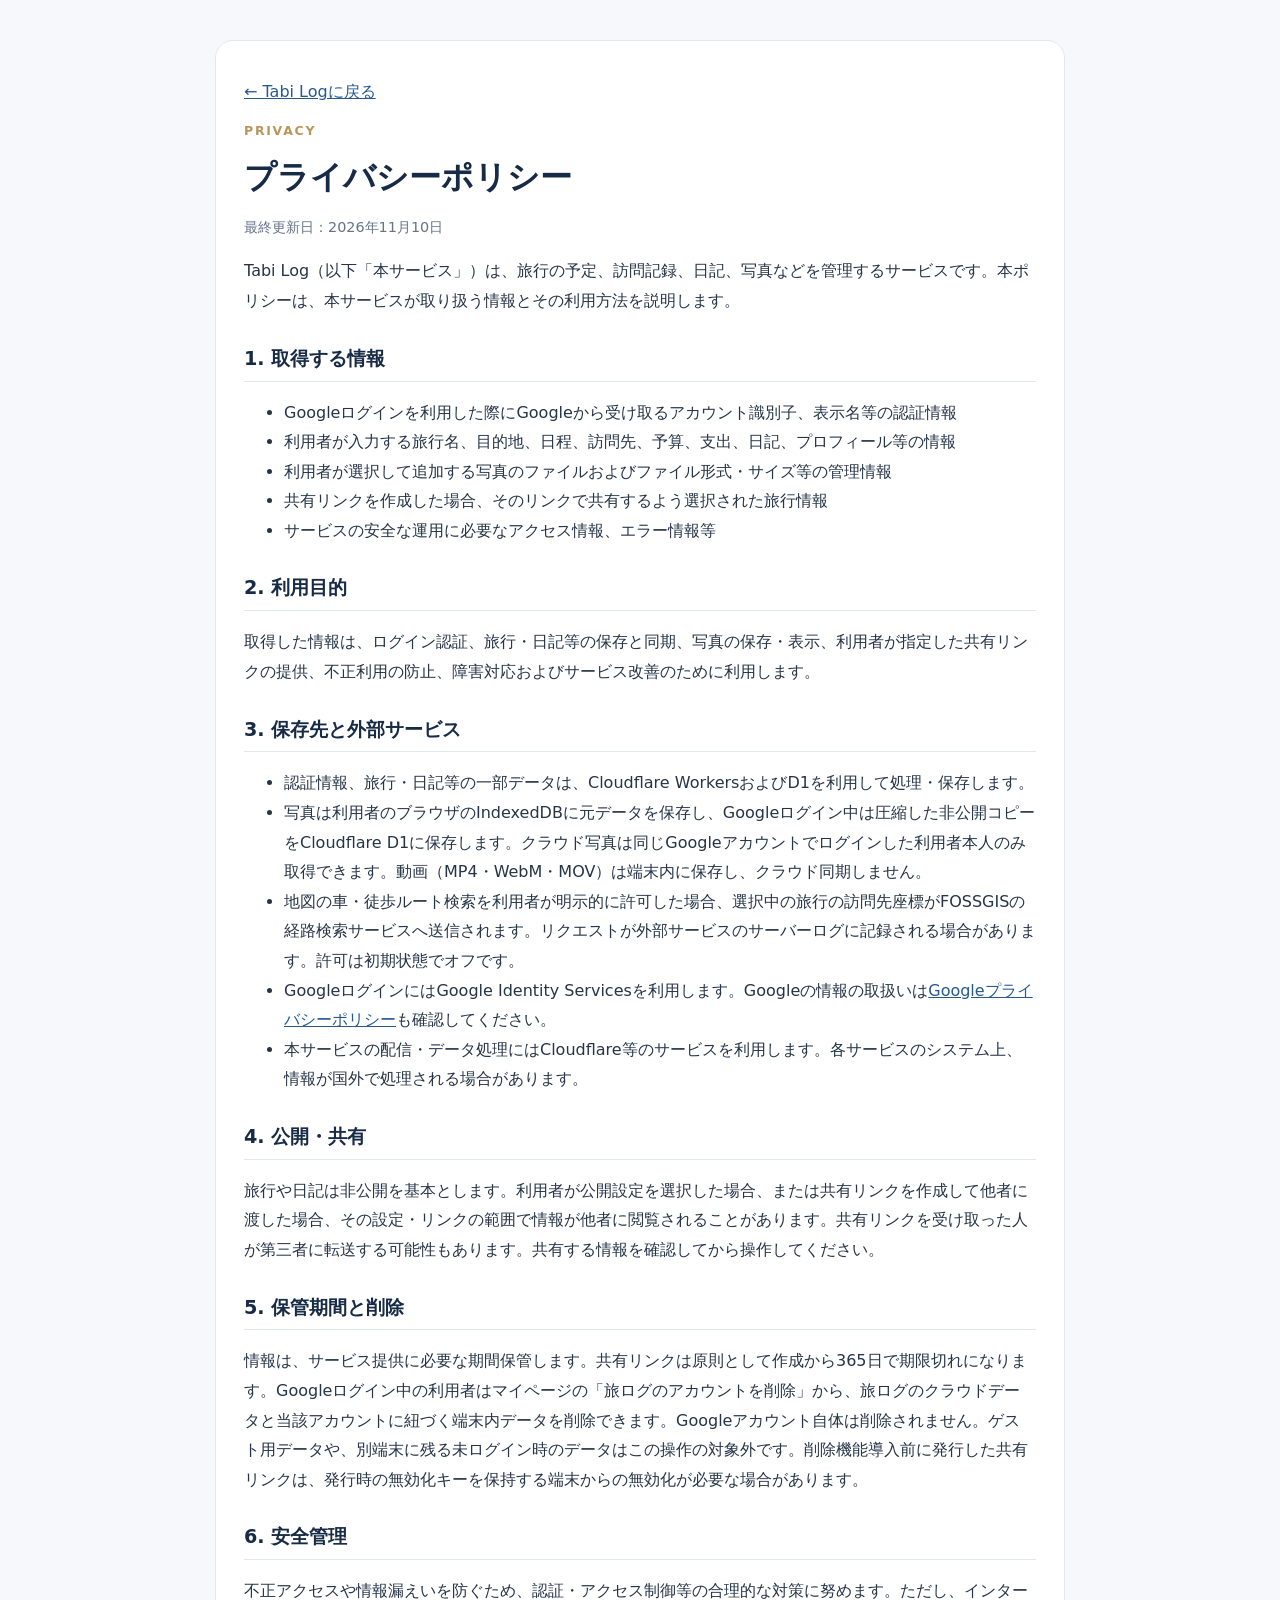
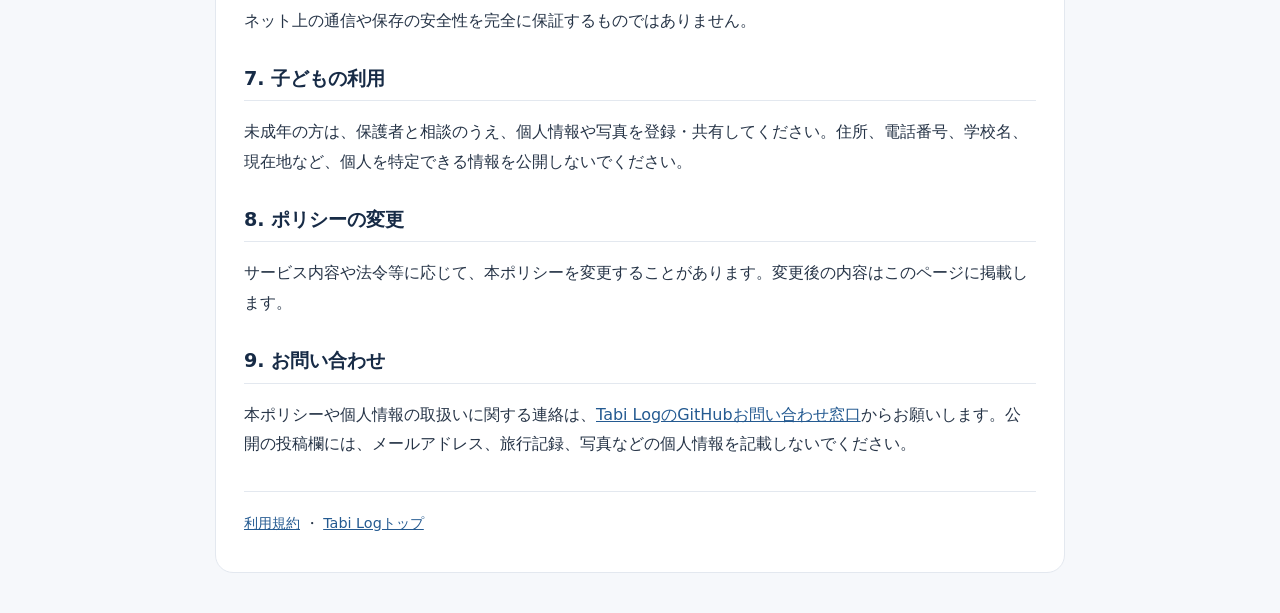
<file: privacy.html>
<!doctype html>
<html lang="ja">
<head>
<meta charset="utf-8">
<meta name="viewport" content="width=device-width, initial-scale=1">
<meta name="robots" content="index,follow">
<title>プライバシーポリシー | Tabi Log</title>
<style>
:root{color-scheme:light;--navy:#172b46;--gold:#b9975b;--ink:#263447;--muted:#667487;--line:#e3e8ef}
*{box-sizing:border-box}body{margin:0;background:#f6f8fb;color:var(--ink);font:16px/1.85 system-ui,-apple-system,"Noto Sans JP",sans-serif}
main{max-width:850px;margin:40px auto;padding:36px 28px;background:#fff;border:1px solid var(--line);border-radius:18px}
a{color:#245a91}h1,h2{color:var(--navy);line-height:1.4}h1{font-size:2rem;margin:8px 0}h2{font-size:1.2rem;margin-top:30px;border-bottom:1px solid var(--line);padding-bottom:8px}.eyebrow{color:var(--gold);font-size:.78rem;letter-spacing:.14em;font-weight:700}p,li{overflow-wrap:anywhere}.muted{color:var(--muted);font-size:.9rem}footer{margin-top:32px;border-top:1px solid var(--line);padding-top:18px;font-size:.9rem}
@media(max-width:600px){main{margin:12px;padding:24px 18px;border-radius:12px}h1{font-size:1.6rem}}
</style>
</head>
<body><main>
<a href="/" aria-label="Tabi Logトップ">← Tabi Logに戻る</a>
<p class="eyebrow">PRIVACY</p><h1>プライバシーポリシー</h1>
<p class="muted">最終更新日：2026年11月10日</p>
<p>Tabi Log（以下「本サービス」）は、旅行の予定、訪問記録、日記、写真などを管理するサービスです。本ポリシーは、本サービスが取り扱う情報とその利用方法を説明します。</p>
<h2>1. 取得する情報</h2>
<ul>
<li>Googleログインを利用した際にGoogleから受け取るアカウント識別子、表示名等の認証情報</li>
<li>利用者が入力する旅行名、目的地、日程、訪問先、予算、支出、日記、プロフィール等の情報</li>
<li>利用者が選択して追加する写真のファイルおよびファイル形式・サイズ等の管理情報</li>
<li>共有リンクを作成した場合、そのリンクで共有するよう選択された旅行情報</li>
<li>サービスの安全な運用に必要なアクセス情報、エラー情報等</li>
</ul>
<h2>2. 利用目的</h2>
<p>取得した情報は、ログイン認証、旅行・日記等の保存と同期、写真の保存・表示、利用者が指定した共有リンクの提供、不正利用の防止、障害対応およびサービス改善のために利用します。</p>
<h2>3. 保存先と外部サービス</h2>
<ul>
<li>認証情報、旅行・日記等の一部データは、Cloudflare WorkersおよびD1を利用して処理・保存します。</li>
<li>写真は利用者のブラウザのIndexedDBに元データを保存し、Googleログイン中は圧縮した非公開コピーをCloudflare D1に保存します。クラウド写真は同じGoogleアカウントでログインした利用者本人のみ取得できます。動画（MP4・WebM・MOV）は端末内に保存し、クラウド同期しません。</li>
<li>地図の車・徒歩ルート検索を利用者が明示的に許可した場合、選択中の旅行の訪問先座標がFOSSGISの経路検索サービスへ送信されます。リクエストが外部サービスのサーバーログに記録される場合があります。許可は初期状態でオフです。</li>
<li>GoogleログインにはGoogle Identity Servicesを利用します。Googleの情報の取扱いは<a href="https://policies.google.com/privacy" target="_blank" rel="noopener noreferrer">Googleプライバシーポリシー</a>も確認してください。</li>
<li>本サービスの配信・データ処理にはCloudflare等のサービスを利用します。各サービスのシステム上、情報が国外で処理される場合があります。</li>
</ul>
<h2>4. 公開・共有</h2>
<p>旅行や日記は非公開を基本とします。利用者が公開設定を選択した場合、または共有リンクを作成して他者に渡した場合、その設定・リンクの範囲で情報が他者に閲覧されることがあります。共有リンクを受け取った人が第三者に転送する可能性もあります。共有する情報を確認してから操作してください。</p>
<h2>5. 保管期間と削除</h2>
<p>情報は、サービス提供に必要な期間保管します。共有リンクは原則として作成から365日で期限切れになります。Googleログイン中の利用者はマイページの「旅ログのアカウントを削除」から、旅ログのクラウドデータと当該アカウントに紐づく端末内データを削除できます。Googleアカウント自体は削除されません。ゲスト用データや、別端末に残る未ログイン時のデータはこの操作の対象外です。削除機能導入前に発行した共有リンクは、発行時の無効化キーを保持する端末からの無効化が必要な場合があります。</p>
<h2>6. 安全管理</h2>
<p>不正アクセスや情報漏えいを防ぐため、認証・アクセス制御等の合理的な対策に努めます。ただし、インターネット上の通信や保存の安全性を完全に保証するものではありません。</p>
<h2>7. 子どもの利用</h2>
<p>未成年の方は、保護者と相談のうえ、個人情報や写真を登録・共有してください。住所、電話番号、学校名、現在地など、個人を特定できる情報を公開しないでください。</p>
<h2>8. ポリシーの変更</h2>
<p>サービス内容や法令等に応じて、本ポリシーを変更することがあります。変更後の内容はこのページに掲載します。</p>
<h2>9. お問い合わせ</h2>
<p>本ポリシーや個人情報の取扱いに関する連絡は、<a href="https://github.com/haruto9519-cell/tabi-log/issues" target="_blank" rel="noopener noreferrer">Tabi LogのGitHubお問い合わせ窓口</a>からお願いします。公開の投稿欄には、メールアドレス、旅行記録、写真などの個人情報を記載しないでください。</p>
<footer><a href="/terms.html">利用規約</a> ・ <a href="/">Tabi Logトップ</a></footer>
</main></body></html>
</file>
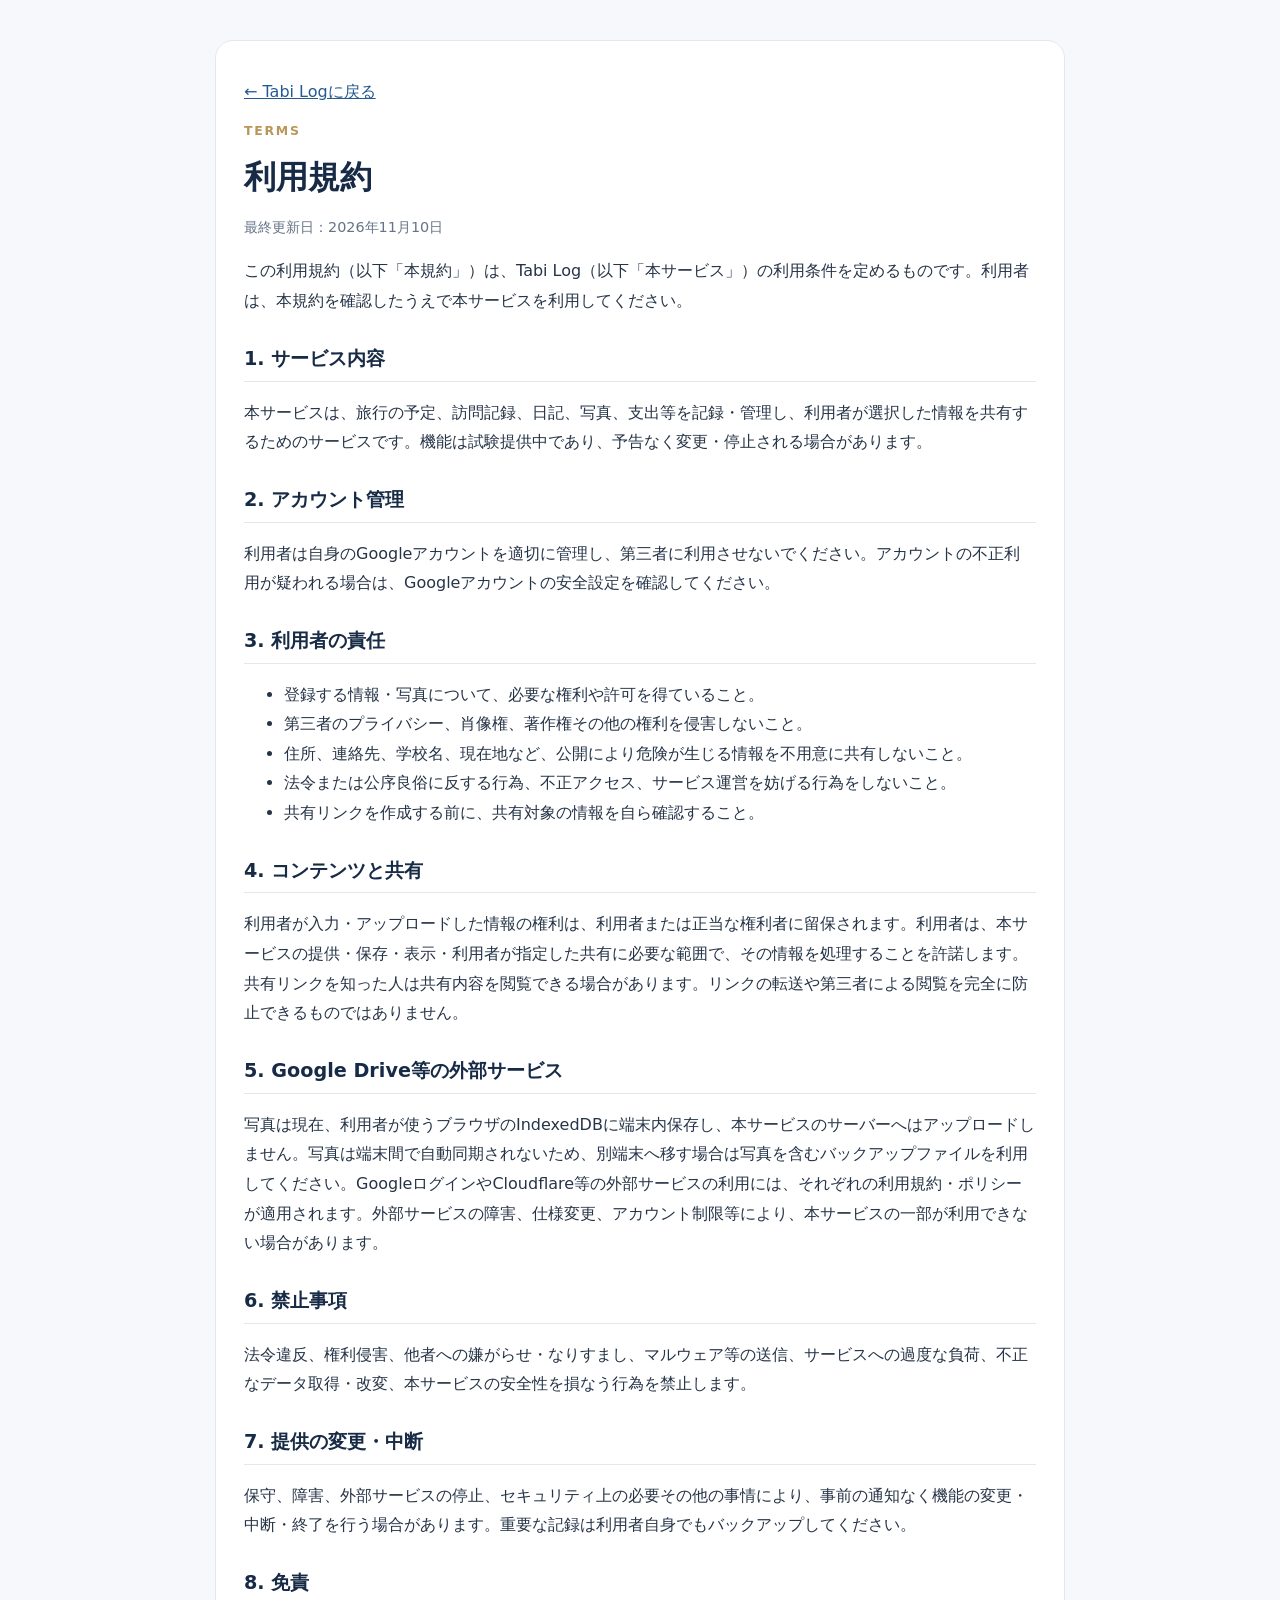
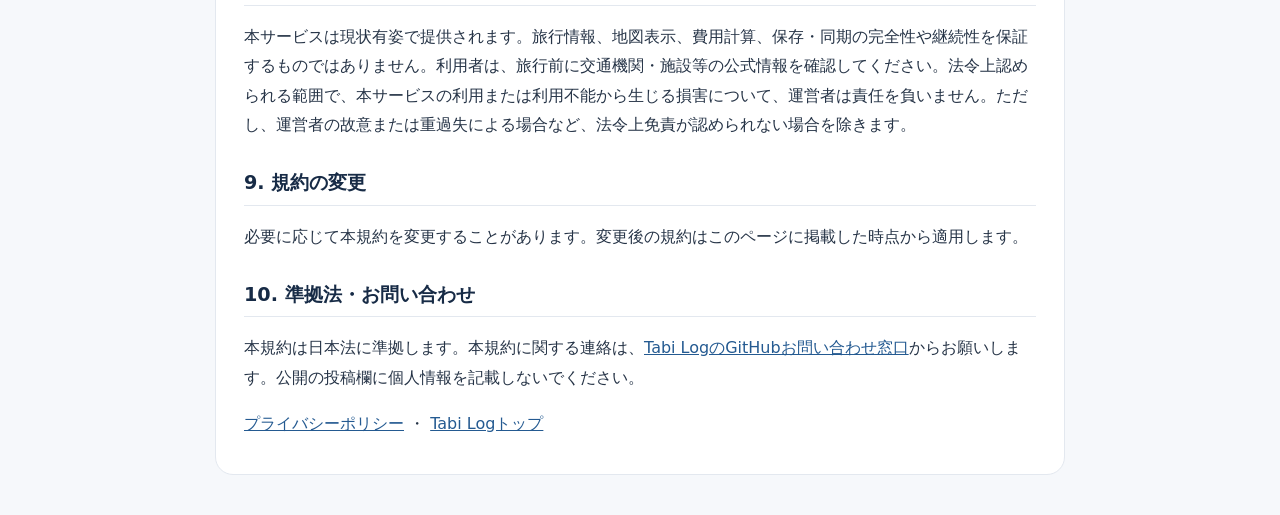
<file: terms.html>
<!doctype html>
<html lang="ja">
<head>
<meta charset="utf-8">
<meta name="viewport" content="width=device-width, initial-scale=1">
<meta name="robots" content="index,follow">
<title>利用規約 | Tabi Log</title>
<style>
:root{color-scheme:light;--navy:#172b46;--gold:#b9975b;--ink:#263447;--muted:#667487;--line:#e3e8ef}
*{box-sizing:border-box}body{margin:0;background:#f6f8fb;color:var(--ink);font:16px/1.85 system-ui,-apple-system,"Noto Sans JP",sans-serif}
main{max-width:850px;margin:40px auto;padding:36px 28px;background:#fff;border:1px solid var(--line);border-radius:18px}
a{color:#245a91}h1,h2{color:var(--navy);line-height:1.4}h1{font-size:2rem;margin:8px 0}h2{font-size:1.2rem;margin-top:30px;border-bottom:1px solid var(--line);padding-bottom:8px}.eyebrow{color:var(--gold);font-size:.78rem;letter-spacing:.14em;font-weight:700}.muted{color:var(--muted);font-size:.9rem}
@media(max-width:600px){main{margin:12px;padding:24px 18px;border-radius:12px}h1{font-size:1.6rem}}
</style>
</head>
<body><main>
<a href="/" aria-label="Tabi Logトップ">← Tabi Logに戻る</a>
<p class="eyebrow">TERMS</p><h1>利用規約</h1>
<p class="muted">最終更新日：2026年11月10日</p>
<p>この利用規約（以下「本規約」）は、Tabi Log（以下「本サービス」）の利用条件を定めるものです。利用者は、本規約を確認したうえで本サービスを利用してください。</p>
<h2>1. サービス内容</h2>
<p>本サービスは、旅行の予定、訪問記録、日記、写真、支出等を記録・管理し、利用者が選択した情報を共有するためのサービスです。機能は試験提供中であり、予告なく変更・停止される場合があります。</p>
<h2>2. アカウント管理</h2>
<p>利用者は自身のGoogleアカウントを適切に管理し、第三者に利用させないでください。アカウントの不正利用が疑われる場合は、Googleアカウントの安全設定を確認してください。</p>
<h2>3. 利用者の責任</h2>
<ul>
<li>登録する情報・写真について、必要な権利や許可を得ていること。</li>
<li>第三者のプライバシー、肖像権、著作権その他の権利を侵害しないこと。</li>
<li>住所、連絡先、学校名、現在地など、公開により危険が生じる情報を不用意に共有しないこと。</li>
<li>法令または公序良俗に反する行為、不正アクセス、サービス運営を妨げる行為をしないこと。</li>
<li>共有リンクを作成する前に、共有対象の情報を自ら確認すること。</li>
</ul>
<h2>4. コンテンツと共有</h2>
<p>利用者が入力・アップロードした情報の権利は、利用者または正当な権利者に留保されます。利用者は、本サービスの提供・保存・表示・利用者が指定した共有に必要な範囲で、その情報を処理することを許諾します。共有リンクを知った人は共有内容を閲覧できる場合があります。リンクの転送や第三者による閲覧を完全に防止できるものではありません。</p>
<h2>5. Google Drive等の外部サービス</h2>
<p>写真は現在、利用者が使うブラウザのIndexedDBに端末内保存し、本サービスのサーバーへはアップロードしません。写真は端末間で自動同期されないため、別端末へ移す場合は写真を含むバックアップファイルを利用してください。GoogleログインやCloudflare等の外部サービスの利用には、それぞれの利用規約・ポリシーが適用されます。外部サービスの障害、仕様変更、アカウント制限等により、本サービスの一部が利用できない場合があります。</p>
<h2>6. 禁止事項</h2>
<p>法令違反、権利侵害、他者への嫌がらせ・なりすまし、マルウェア等の送信、サービスへの過度な負荷、不正なデータ取得・改変、本サービスの安全性を損なう行為を禁止します。</p>
<h2>7. 提供の変更・中断</h2>
<p>保守、障害、外部サービスの停止、セキュリティ上の必要その他の事情により、事前の通知なく機能の変更・中断・終了を行う場合があります。重要な記録は利用者自身でもバックアップしてください。</p>
<h2>8. 免責</h2>
<p>本サービスは現状有姿で提供されます。旅行情報、地図表示、費用計算、保存・同期の完全性や継続性を保証するものではありません。利用者は、旅行前に交通機関・施設等の公式情報を確認してください。法令上認められる範囲で、本サービスの利用または利用不能から生じる損害について、運営者は責任を負いません。ただし、運営者の故意または重過失による場合など、法令上免責が認められない場合を除きます。</p>
<h2>9. 規約の変更</h2>
<p>必要に応じて本規約を変更することがあります。変更後の規約はこのページに掲載した時点から適用します。</p>
<h2>10. 準拠法・お問い合わせ</h2>
<p>本規約は日本法に準拠します。本規約に関する連絡は、<a href="https://github.com/haruto9519-cell/tabi-log/issues" target="_blank" rel="noopener noreferrer">Tabi LogのGitHubお問い合わせ窓口</a>からお願いします。公開の投稿欄に個人情報を記載しないでください。</p>
<footer><a href="/privacy.html">プライバシーポリシー</a> ・ <a href="/">Tabi Logトップ</a></footer>
</main></body></html>
</file>
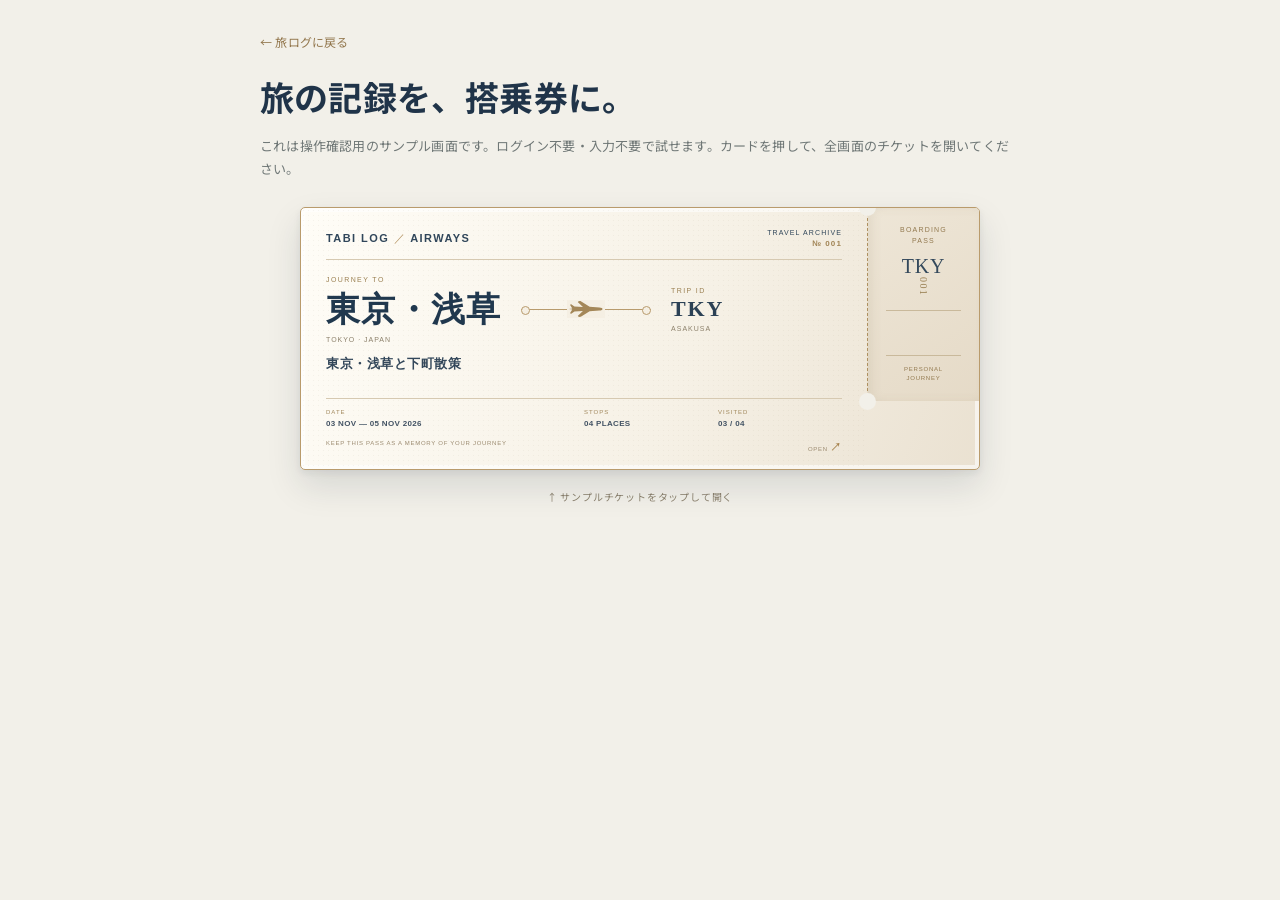
<file: ticket-demo.html>
<!doctype html>
<html lang="ja">
<head>
<meta charset="utf-8">
<meta name="viewport" content="width=device-width,initial-scale=1">
<meta name="theme-color" content="#101c2b">
<title>旅ログ｜搭乗券デザイン テスト</title>
<link rel="stylesheet" href="styles.css?v=20261111-ticket-archive-v1">
<style>
.demo-page{min-height:100vh;background:#f2f0e9;color:#26384a;padding:28px 18px 70px}
.demo-head{max-width:760px;margin:0 auto 26px}
.demo-head a{color:#92764c;font-size:12px;text-decoration:none}
.demo-head h1{font-size:clamp(23px,5vw,34px);margin:20px 0 8px;color:#203449}
.demo-head p{font-size:13px;line-height:1.8;color:#6f7776}
.demo-ticket-wrap{max-width:620px;margin:0 auto}
.demo-ticket-card{display:grid;grid-template-columns:minmax(0,1fr) 100px;padding:0;overflow:hidden;border:1px solid #b99a66;border-radius:7px;background:linear-gradient(135deg,#fffdf7,#eee7d8);box-shadow:0 9px 24px #17263812;cursor:pointer;text-align:left;width:100%;color:#26384a}
.demo-ticket-main{padding:18px}
.demo-ticket-top{display:flex;justify-content:space-between;color:#987d50;font-size:8px;letter-spacing:.18em}
.demo-ticket-route{display:flex;align-items:center;justify-content:space-between;margin:19px 0 12px}
.demo-ticket-route small{display:block;color:#987d50;font-size:8px;letter-spacing:.15em}
.demo-ticket-route strong{display:block;font-size:24px;margin-top:4px}
.demo-ticket-route i{font-style:normal;font-size:27px;color:#ad8d5a}
.demo-ticket-title{font-weight:700;font-size:14px}
.demo-ticket-meta{display:flex;flex-wrap:wrap;gap:8px 13px;margin-top:13px;color:#82765f;font-size:9px}
.demo-ticket-stub{display:flex;flex-direction:column;align-items:center;justify-content:center;gap:13px;background:#e9e1d2;border-left:1px dashed #b99a66;text-align:center}
.demo-ticket-stub span,.demo-ticket-stub small{font-size:7px;letter-spacing:.14em;color:#92794f;writing-mode:vertical-rl}
.demo-ticket-stub b{font:18px Georgia,serif}
.demo-ticket-stub i{font-style:normal;color:#a88a5d;writing-mode:vertical-rl}
.demo-instruction{text-align:center;margin:16px auto;color:#6c716f;font-size:11px}
.demo-modal{position:fixed;inset:0;z-index:3000;display:none;overflow:auto;align-items:flex-start;justify-content:center;padding:60px 14px 35px;background:radial-gradient(ellipse at 50% 25%,#30445a,#101c2b 72%)}
.demo-modal.open{display:flex}
.demo-modal .ticket-stage{width:min(850px,100%);position:relative}
.demo-modal .ticket-reveal-preview{position:absolute;z-index:0;inset:0 0 auto;height:300px;display:flex;align-items:center;justify-content:center;overflow:hidden;border:1px solid #c5a873;border-radius:9px;background:linear-gradient(135deg,#fbf9f2,#e9e1d2);color:#26384a;clip-path:inset(0 calc((1 - var(--tear-progress,0))*50%) 0 calc((1 - var(--tear-progress,0))*50%));transition:clip-path .06s linear;box-shadow:inset 0 0 0 7px #fff5}
.demo-modal .ticket-reveal-inner{width:100%;padding:24px 36px;text-align:center}
.demo-modal .ticket-reveal-inner small{display:block;color:#9a8053;font-size:8px;letter-spacing:.2em}
.demo-modal .ticket-reveal-inner strong{display:block;margin:9px 0;font:600 clamp(19px,3vw,28px) Georgia,serif}
.demo-modal .ticket-reveal-inner p{max-width:600px;margin:0 auto;color:#65706e;font-size:11px;line-height:1.7}
.demo-modal .ticket-reveal-inner>div{display:flex;justify-content:center;gap:18px;flex-wrap:wrap;margin-top:14px;color:#92794f;font-size:8px;letter-spacing:.12em}
.demo-modal .boarding-ticket{z-index:2}
.demo-modal .ticket-detail{display:none}
.demo-modal.torn .ticket-detail{display:block}
.demo-modal .ticket-detail.show{opacity:1;transform:translateY(0)}
.demo-modal .ticket-perforation{position:relative;display:flex;align-items:center;justify-content:center;border-left:1px dashed #b89a66;border-right:1px dashed #b89a66;background:#eee7d9}
.demo-modal .ticket-perforation:before,.demo-modal .ticket-perforation:after{content:"";position:absolute;left:50%;width:18px;height:18px;border-radius:50%;background:#142337;transform:translateX(-50%)}
.demo-modal .ticket-perforation:before{top:-9px}.demo-modal .ticket-perforation:after{bottom:-9px}
.demo-modal .tear-track{width:56px;height:100%;min-height:190px;touch-action:pan-x;cursor:ns-resize}
.demo-modal .tear-track:before{left:50%;right:auto;top:0;bottom:0;width:0;height:auto;border-top:0;border-left:2px dashed #b79a69}
.demo-modal .tear-progress{left:50%;top:0;width:3px;height:0;transform:translateX(-50%)}
.demo-modal .tear-grip{left:50%;top:0;transform:translate(-50%,-50%)}
.demo-modal .ticket-detail{width:min(850px,100%);margin-top:25px;padding:clamp(18px,4vw,34px);border:1px solid #b99a66;border-radius:8px;background:#f6f3eb;color:#26384a;opacity:0;transform:translateY(20px);transition:opacity .5s,transform .5s}
.demo-modal .ticket-detail-grid{display:grid;grid-template-columns:repeat(2,minmax(0,1fr));gap:12px;margin-top:18px}
.demo-modal .ticket-detail-grid article{padding:14px;border:1px solid #ded5c5;border-radius:5px;background:#fffdf8}
.demo-modal .ticket-detail-grid small,.demo-modal .ticket-detail-heading span{font-size:8px;letter-spacing:.18em;color:#9a8053}
.demo-modal .ticket-detail-grid p{font-size:11px;line-height:1.8}
.demo-modal .ticket-close{position:fixed;top:13px;right:14px;z-index:5;width:40px;height:40px;border:1px solid #b99a66;border-radius:50%;background:#17283b;color:#f3e8d2;font-size:24px}
.demo-modal .ticket-open-fallback{display:block;margin:12px auto;padding:9px 18px;border:1px solid #b89a66;border-radius:3px;background:#1b3045;color:#ead8b4;font-size:10px}
.demo-modal .ticket-tear-help{text-align:center;color:#e5d6b9;font-size:11px;margin:14px}
.demo-modal.torn .ticket-main-half{animation:demo-left .65s forwards}
.demo-modal.torn .ticket-stub-half{animation:demo-right .65s forwards}
@keyframes demo-left{to{transform:translateX(-30px) rotate(-1deg);opacity:.12}}
@keyframes demo-right{to{transform:translateX(30px) rotate(1deg);opacity:.12}}
@media(max-width:600px){.demo-modal .ticket-reveal-preview{height:230px}.demo-modal .ticket-reveal-inner{padding:15px 8px}.demo-modal .ticket-reveal-inner p{font-size:9px}.demo-modal .ticket-reveal-inner>div{gap:7px;font-size:7px}.demo-ticket-card{grid-template-columns:minmax(0,1fr) 72px}.demo-ticket-main{padding:13px}.demo-modal{padding:58px 9px 28px}.demo-modal .boarding-ticket{grid-template-columns:minmax(0,1fr) 42px 76px;min-height:230px}.demo-modal .ticket-main-half{padding:16px 11px}.demo-modal .ticket-topline{font-size:7px}.demo-modal .ticket-route{margin:22px 0 12px}.demo-modal .ticket-route strong{font-size:20px}.demo-modal .ticket-main-half>h2{font-size:17px;margin-bottom:15px}.demo-modal .ticket-fields{grid-template-columns:1fr;gap:7px}.demo-modal .ticket-fields small{display:inline;margin-right:6px}.demo-modal .ticket-fields b{font-size:9px}.demo-modal .ticket-detail-grid{grid-template-columns:1fr}}

/* Photorealistic boarding-pass paper and progressive tear */
.demo-modal .ticket-stage{--ticket-stub-width:150px;isolation:isolate}
.demo-modal .ticket-reveal-preview{z-index:0;clip-path:polygon(calc(100% - var(--ticket-stub-width) - 1px) 0,calc(100% - var(--ticket-stub-width) + 1px) 0,calc(100% - var(--ticket-stub-width) + 1px) var(--tear-progress,0%),calc(100% - var(--ticket-stub-width) - 1px) var(--tear-progress,0%));background:radial-gradient(ellipse at 15% 10%,#fffdf7 0,transparent 48%),repeating-linear-gradient(0deg,#f8f5ed 0,#f8f5ed 2px,#f5f1e8 3px,#f8f5ed 5px);box-shadow:0 12px 32px #0002,inset 0 0 0 5px #fff8}
.demo-modal .ticket-reveal-inner{position:relative;padding:24px 34px}
.demo-modal .reveal-kicker{font-size:8px;letter-spacing:.28em;color:#9a8053}
.demo-modal .ticket-reveal-inner>strong{display:block;margin:12px 0 8px;font:600 clamp(21px,3vw,30px) Georgia,serif}
.demo-modal .ticket-reveal-inner>p{max-width:590px;margin:0 auto;color:#65706e;font-size:11px;line-height:1.8}
.demo-modal .reveal-stats{display:flex;justify-content:center;gap:24px;flex-wrap:wrap;margin-top:19px;color:#92794f;font-size:8px;letter-spacing:.13em}
.demo-modal .reveal-stats b{font:600 15px Georgia,serif;margin-right:3px}
.demo-modal .reveal-stamp{position:absolute;right:24px;bottom:8px;padding:7px 5px;border:1px solid #b28f59;border-radius:50%;color:#b28f59;font:8px/1.25 Georgia,serif;transform:rotate(-12deg);opacity:.65}
.demo-modal .boarding-ticket{--ticket-stub-width:150px;grid-template-columns:minmax(0,1fr) 0 var(--ticket-stub-width);gap:0;overflow:visible;border:0;border-radius:0;background:transparent;box-shadow:none}
.demo-modal .ticket-main-half,.demo-modal .ticket-stub-half{position:relative;background-color:#f7f3e9;background-image:radial-gradient(#b7a98e20 .55px,transparent .7px),linear-gradient(135deg,#fffdf8,#eee7d9);background-size:4px 4px,100% 100%;box-shadow:0 12px 32px #0004,inset 0 0 0 1px #d2c2a5}
.demo-modal .ticket-main-half{border-radius:8px 0 0 8px}
.demo-modal .ticket-stub-half{border-radius:0 8px 8px 0;gap:12px;padding:18px 9px}
.demo-modal .ticket-perforation{position:absolute;z-index:5;left:calc(100% - var(--ticket-stub-width));top:0;bottom:0;width:38px;margin-left:-19px;background:transparent;border:0}
.demo-modal .tear-track{width:38px;min-height:100%;height:100%;touch-action:pan-x;cursor:ns-resize}
.demo-modal .tear-track:before{left:50%;top:0;bottom:0;border-left:1px dashed #a78b5d;border-top:0}
.demo-modal .tear-progress{left:50%;top:0;width:2px;height:0;transform:translateX(-50%)}
.demo-modal .tear-grip{left:50%;top:0;transform:translate(-50%,-50%)}
.demo-modal .ticket-barcode{height:42px;width:80%;display:flex;align-items:stretch;justify-content:center;gap:2px;padding:4px 0;opacity:.82}
.demo-modal .ticket-barcode i{display:block;width:2px;background:#28394a}
.demo-modal .ticket-barcode i:nth-child(3n){width:4px}.demo-modal .ticket-barcode i:nth-child(4n){width:1px}.demo-modal .ticket-barcode i:nth-child(5n){margin-right:3px}
.demo-modal.torn .ticket-reveal-preview{clip-path:inset(0);transition:clip-path .28s ease}
.demo-modal.torn .ticket-main-half{animation:ticket-real-tear-main .7s cubic-bezier(.2,.75,.25,1) forwards;clip-path:polygon(0 0,100% 0,98% 4%,100% 8%,97.5% 12%,100% 16%,97.5% 20%,100% 24%,97.5% 28%,100% 32%,97.5% 36%,100% 40%,97.5% 44%,100% 48%,97.5% 52%,100% 56%,97.5% 60%,100% 64%,97.5% 68%,100% 72%,97.5% 76%,100% 80%,97.5% 84%,100% 88%,97.5% 92%,100% 96%,98% 100%,0 100%)}
.demo-modal.torn .ticket-stub-half{animation:ticket-real-tear-stub .7s cubic-bezier(.2,.75,.25,1) forwards;clip-path:polygon(0 0,100% 0,100% 100%,0 100%,2% 96%,0 92%,2.5% 88%,0 84%,2.5% 80%,0 76%,2.5% 72%,0 68%,2.5% 64%,0 60%,2.5% 56%,0 52%,2.5% 48%,0 44%,2.5% 40%,0 36%,2.5% 32%,0 28%,2.5% 24%,0 20%,2.5% 16%,0 12%,2.5% 8%,0 4%)}
@keyframes ticket-real-tear-main{to{transform:translateX(-78px) rotate(-2deg);filter:drop-shadow(0 14px 12px #0005)}}
@keyframes ticket-real-tear-stub{to{transform:translateX(78px) rotate(2.2deg);filter:drop-shadow(0 14px 12px #0005)}}
@media(max-width:600px){.demo-modal .ticket-stage{--ticket-stub-width:76px}.demo-modal .boarding-ticket{--ticket-stub-width:76px}.demo-modal .ticket-reveal-preview{height:230px}.demo-modal .ticket-reveal-inner{padding:15px 8px}.demo-modal .ticket-reveal-inner>p{font-size:9px}.demo-modal .reveal-stats{gap:7px;font-size:7px}.demo-modal .reveal-stats b{font-size:12px}.demo-modal .reveal-stamp{right:6px;bottom:4px;font-size:6px}.demo-modal .ticket-stub-half{padding:8px 4px;gap:9px}.demo-modal .ticket-barcode{height:28px}.demo-modal .ticket-perforation{width:30px;margin-left:-15px}.demo-modal .tear-track{width:30px}}


/* Demo mirrors the in-app reveal: the archive is behind the ticket. */
.demo-modal .ticket-stage{position:relative;isolation:isolate}
.demo-modal .ticket-reveal-preview{display:block;position:absolute;top:0;left:0;right:0;height:auto;min-height:300px;overflow:hidden;clip-path:polygon(calc(100% - var(--ticket-stub-width) - 1px) 0,calc(100% - var(--ticket-stub-width) + 1px) 0,calc(100% - var(--ticket-stub-width) + 1px) var(--tear-progress,0%),calc(100% - var(--ticket-stub-width) - 1px) var(--tear-progress,0%))}
.demo-modal.torn .ticket-stage .ticket-reveal-preview{position:relative;clip-path:inset(0);overflow:visible;min-height:300px;transition:clip-path .72s cubic-bezier(.18,.72,.2,1)}
.demo-modal .ticket-stage>.ticket-detail{display:none!important}
.demo-modal .ticket-reveal-preview .ticket-detail{display:none;width:100%;max-width:none;margin:0;padding:20px 28px 30px;box-sizing:border-box;border:0;border-top:1px solid #d7c9b0;border-radius:0;background:transparent;box-shadow:none;opacity:0;transform:translateY(14px);transition:opacity .48s .12s,transform .48s .12s}
.demo-modal.torn .ticket-reveal-preview .ticket-detail{display:block}
.demo-modal.torn .ticket-reveal-preview .ticket-detail.show{opacity:1;transform:translateY(0)}
.demo-modal.torn .ticket-stage .boarding-ticket{position:absolute;top:0;left:0;right:0;width:100%;pointer-events:none}
.demo-modal .ticket-route-subline{display:flex;align-items:center;justify-content:center;gap:8px;margin:-7px 0 16px;padding:6px 8px;border-top:1px solid #d9cdb8;border-bottom:1px solid #d9cdb8;color:#8b795d;font-size:9px}
.demo-modal .ticket-route-subline i{font-style:normal;color:#b18d57}
.demo-modal .ticket-route-subline strong{font-weight:600;color:#34475a}
.demo-modal.torn .ticket-main-half{animation:demo-archive-main .82s cubic-bezier(.2,.75,.25,1) forwards}
.demo-modal.torn .ticket-stub-half{animation:demo-archive-stub .82s cubic-bezier(.2,.75,.25,1) forwards}
@keyframes demo-archive-main{to{transform:translateX(-125%) rotate(-3deg);opacity:0}}
@keyframes demo-archive-stub{to{transform:translateX(145%) rotate(3deg);opacity:0}}
@media(max-width:600px){.demo-modal .ticket-route-subline{gap:4px;font-size:7px}.demo-modal .ticket-route-subline strong{font-size:7px}.demo-modal.torn .ticket-stage .boarding-ticket{position:absolute}}
</style>

<style>
/* Archive ticket card: printed-paper boarding pass, before opening the full-screen view. */
.demo-ticket-wrap{max-width:680px}
.demo-ticket-card{
 position:relative;grid-template-columns:minmax(0,1fr) 112px;min-height:218px;
 border:1px solid #b99b6c;border-radius:5px;
 background:linear-gradient(112deg,#fffdf7 0%,#f6f1e6 57%,#eae1d1 100%);
 box-shadow:0 3px 7px #17263812,0 16px 34px #17263820,inset 0 0 0 4px #fff9;
 transition:transform .22s ease,box-shadow .22s ease;
}
.demo-ticket-card:hover{transform:translateY(-3px);box-shadow:0 7px 12px #17263816,0 22px 42px #17263826,inset 0 0 0 4px #fff9}
.demo-ticket-card:focus-visible{outline:3px solid #b18c52;outline-offset:5px}
.demo-ticket-main{
 position:relative;display:flex;flex-direction:column;justify-content:space-between;gap:12px;
 padding:21px 25px 14px;background-image:radial-gradient(#a99a7b18 .55px,transparent .8px);
 background-size:5px 5px;
}
.demo-ticket-top{align-items:center;padding-bottom:11px;border-bottom:1px solid #d6c9b1;color:#30465a;font-size:9px;letter-spacing:.16em}
.demo-airline{font-weight:800;font-size:11px;letter-spacing:.13em}
.demo-airline b{color:#b08d59;font-weight:500}
.demo-pass-type{font-size:7px;letter-spacing:.16em;text-align:right}
.demo-pass-type b{display:block;margin-top:3px;font-size:8px;color:#a18455}
.demo-ticket-route{justify-content:flex-start;gap:18px;margin:4px 0 0}
.demo-airport{min-width:0}
.demo-airport small,.demo-destination-code small{display:block;color:#9b8052;font-size:7px;letter-spacing:.2em}
.demo-airport strong{display:block;margin-top:4px;font-size:clamp(23px,4.5vw,34px);letter-spacing:.03em;color:#20384e}
.demo-airport em,.demo-destination-code em{display:block;margin-top:3px;color:#8c806b;font-size:7px;font-style:normal;letter-spacing:.14em}
.demo-route-line{position:relative;flex:1;max-width:130px;height:1px;margin:0 2px;background:#b89b6d}
.demo-route-line:before,.demo-route-line:after{content:"";position:absolute;top:-3px;width:7px;height:7px;border:1px solid #b89b6d;border-radius:50%;background:#f5efe3}
.demo-route-line:before{left:0}.demo-route-line:after{right:0}
.demo-route-line b{position:absolute;left:50%;top:50%;padding:0 7px;background:#f5efe3;color:#a48758;font-size:17px;font-weight:400;transform:translate(-50%,-55%)}
.demo-destination-code strong{display:block;margin-top:2px;color:#2b4155;font:600 22px Georgia,serif;letter-spacing:.08em}
.demo-ticket-title{font-size:13px;font-weight:700;letter-spacing:.04em;color:#33475a}
.demo-ticket-meta{display:grid;grid-template-columns:1.6fr .8fr .8fr;gap:10px;padding-top:10px;border-top:1px solid #d6c9b1}
.demo-ticket-meta span{display:flex;flex-direction:column;gap:4px}
.demo-ticket-meta small{font-size:6px;letter-spacing:.17em;color:#a0875b}
.demo-ticket-meta b{font-size:8px;letter-spacing:.04em;color:#435364}
.demo-ticket-bottom{display:flex;justify-content:space-between;gap:8px;color:#9a896e;font-size:6px;letter-spacing:.12em}
.demo-ticket-bottom b{color:#a7834e;font-size:11px}
.demo-ticket-stub{
 position:relative;gap:9px;padding:17px 8px;background:linear-gradient(145deg,#eee6d7,#e5dac7);
 border-left:1px dashed #ae9160;box-shadow:inset 5px 0 10px #8c79501a;
}
.demo-ticket-stub:before,.demo-ticket-stub:after{
 content:"";position:absolute;left:-9px;width:17px;height:17px;border-radius:50%;background:#f2f0e9;
}
.demo-ticket-stub:before{top:-9px}.demo-ticket-stub:after{bottom:-9px}
.demo-stub-top{font-size:7px!important;line-height:1.55;letter-spacing:.17em!important;writing-mode:horizontal-tb!important}
.demo-stub-number{font:20px/1.1 Georgia,serif!important;color:#34495c!important;letter-spacing:.04em}
.demo-stub-number small{font:10px Georgia,serif;color:#9a8053}
.demo-stub-barcode{display:flex;align-items:stretch;justify-content:center;gap:2px;width:78%;height:46px;padding:4px 0;border-top:1px solid #c9b99b;border-bottom:1px solid #c9b99b}
.demo-stub-barcode i{display:block;width:1px;background:#283b4b}
.demo-stub-barcode i:nth-child(3n){width:3px}.demo-stub-barcode i:nth-child(4n){width:2px}.demo-stub-barcode i:nth-child(5n){margin-right:2px}
.demo-ticket-stub .demo-stub-foot{font-size:6px;line-height:1.6;letter-spacing:.13em;writing-mode:horizontal-tb}
.demo-instruction{margin:19px auto;color:#8b806d;font-size:10px;letter-spacing:.08em}
@media(max-width:600px){
 .demo-ticket-card{grid-template-columns:minmax(0,1fr) 78px;min-height:194px}
 .demo-ticket-main{padding:16px 13px 12px;gap:10px}
 .demo-ticket-top{font-size:7px;padding-bottom:8px}
 .demo-airline{font-size:9px}.demo-pass-type{font-size:6px}
 .demo-ticket-route{gap:8px}
 .demo-airport strong{font-size:clamp(20px,6vw,27px)}
 .demo-destination-code strong{font-size:18px}
 .demo-route-line{max-width:48px}
 .demo-ticket-title{font-size:11px}
 .demo-ticket-meta{gap:5px}
 .demo-ticket-meta small{font-size:5px}.demo-ticket-meta b{font-size:6px}
 .demo-ticket-bottom{font-size:5px}
 .demo-ticket-stub{padding:13px 4px;gap:8px}
 .demo-stub-number{font-size:17px!important}
 .demo-stub-barcode{height:35px;width:85%}
}
@media(prefers-reduced-motion:reduce){.demo-ticket-card{transition:none}}
</style>


<style>
/* Printed airline pictogram, not a platform emoji glyph. */
.demo-route-line{height:1px}
.demo-route-line .demo-plane-mark{
 position:absolute;left:50%;top:50%;width:34px;height:34px;
 padding:2px 5px;overflow:visible;transform:translate(-50%,-50%) rotate(0deg);
 background:#f5efe3;fill:#a48758;stroke:#a48758;stroke-width:.35;
}
@media(max-width:600px){.demo-route-line .demo-plane-mark{width:27px;height:27px;padding:2px 4px}}
</style>


<style>
/* Printed aircraft insignia on the opened boarding pass. */
.demo-modal .ticket-route .ticket-plane{
 display:flex;align-items:center;justify-content:center;flex:0 0 48px;
 width:48px;height:48px;color:#a48758;font-size:0;
}
.demo-modal .ticket-route .ticket-plane-mark{
 display:block;width:43px;height:43px;overflow:visible;
 fill:#a48758;stroke:#a48758;stroke-width:.35;
 filter:drop-shadow(0 1px 0 #fff8);
}
@media(max-width:600px){
 .demo-modal .ticket-route .ticket-plane{flex-basis:30px;width:30px;height:30px}
 .demo-modal .ticket-route .ticket-plane-mark{width:29px;height:29px}
}
</style>


<style>
/* Refined printed airliner insignia: side-on fuselage, swept wings and engines. */
.demo-route-line .demo-plane-mark{width:42px;height:24px;padding:0 3px;fill:#a48758;stroke:#8e744c;stroke-width:.35;filter:drop-shadow(0 .6px .35px #fff9)}
.demo-modal .ticket-route .ticket-plane{flex-basis:52px;width:52px;height:32px}
.demo-modal .ticket-route .ticket-plane-mark{width:50px;height:25px;fill:#a48758;stroke:#8e744c;stroke-width:.35;filter:drop-shadow(0 .7px .4px #fff9)}
@media(max-width:600px){.demo-route-line .demo-plane-mark{width:31px;height:18px;padding:0 2px}.demo-modal .ticket-route .ticket-plane{flex-basis:34px;width:34px;height:24px}.demo-modal .ticket-route .ticket-plane-mark{width:33px;height:17px}}
</style>


<style>
/* Restore the earlier clean aircraft pictogram; refine the pass around it. */
.demo-route-line .demo-plane-mark{width:32px;height:32px;padding:1px 3px;fill:#a48758;stroke:#8e744c;stroke-width:.25;filter:drop-shadow(0 .5px .3px #fff9)}
.demo-modal .ticket-route .ticket-plane{flex-basis:48px;width:48px;height:48px}
.demo-modal .ticket-route .ticket-plane-mark{width:37px;height:37px;fill:#a48758;stroke:#8e744c;stroke-width:.25;filter:drop-shadow(0 .7px .4px #fff9)}
.demo-modal .ticket-flight-data{display:grid;grid-template-columns:1.1fr 1.5fr 1.2fr .7fr;gap:8px;margin-top:17px;padding:11px 10px;background:#eae3d6;border-top:1px solid #cfc2a9;border-bottom:1px solid #cfc2a9}
.demo-modal .ticket-flight-data>div{min-width:0}
.demo-modal .ticket-flight-data small{display:block;font-size:7px;letter-spacing:.15em;color:#987d50}
.demo-modal .ticket-flight-data b{display:block;margin-top:5px;font-size:12px;letter-spacing:.04em;color:#253b50}
.demo-modal .ticket-stub-half>span{font-size:8px;letter-spacing:.1em;color:#7d705b}
.demo-modal .ticket-stub-half>span b{font-size:12px;color:#263d52}
.demo-modal .ticket-stub-half .ticket-barcode{display:flex;align-items:stretch;justify-content:center;gap:1px;width:90%;height:38px;padding:4px 0;border-top:1px solid #d2c5ac;border-bottom:1px solid #d2c5ac}
.demo-modal .ticket-stub-half .ticket-barcode i{display:block;width:1px;background:#1e2f3d}
.demo-modal .ticket-stub-half .ticket-barcode i:nth-child(3n){width:2px}
.demo-modal .ticket-stub-half .ticket-barcode i:nth-child(5n){width:3px;margin-right:1px}
@media(max-width:600px){.demo-route-line .demo-plane-mark{width:25px;height:25px;padding:1px 2px}.demo-modal .ticket-route .ticket-plane{flex-basis:30px;width:30px;height:30px}.demo-modal .ticket-route .ticket-plane-mark{width:26px;height:26px}.demo-modal .ticket-flight-data{grid-template-columns:1fr 1.3fr;gap:8px;padding:9px 7px}.demo-modal .ticket-flight-data b{font-size:10px}.demo-modal .ticket-stub-half .ticket-barcode{height:25px}}
</style>

<style>
/* Symmetrical top-down passenger-aircraft silhouette, like a printed ticket pictogram. */
.demo-route-line .demo-plane-mark{width:29px;height:29px;padding:2px;fill:#a48758;stroke:none;filter:none}
.demo-modal .ticket-route .ticket-plane-mark{width:34px;height:34px;fill:#a48758;stroke:none;filter:none}
@media(max-width:600px){.demo-route-line .demo-plane-mark{width:23px;height:23px;padding:1px}.demo-modal .ticket-route .ticket-plane-mark{width:25px;height:25px}}
</style>

<style>
/* Aircraft flies horizontally, nose to the right; wide printed silhouette. */
.demo-route-line .demo-plane-mark{width:38px;height:18px;padding:0;fill:#a48758;stroke:none;filter:none}
.demo-modal .ticket-route .ticket-plane{flex-basis:54px;width:54px;height:30px}
.demo-modal .ticket-route .ticket-plane-mark{width:48px;height:23px;fill:#a48758;stroke:none;filter:none}
@media(max-width:600px){.demo-route-line .demo-plane-mark{width:29px;height:14px;padding:0}.demo-modal .ticket-route .ticket-plane{flex-basis:34px;width:34px;height:22px}.demo-modal .ticket-route .ticket-plane-mark{width:31px;height:15px}}
</style>
</head>
<body>
<main class="demo-page">
 <header class="demo-head">
  <a href="./">← 旅ログに戻る</a>
  <h1>旅の記録を、搭乗券に。</h1>
  <p>これは操作確認用のサンプル画面です。ログイン不要・入力不要で試せます。カードを押して、全画面のチケットを開いてください。</p>
 </header>
 <section class="demo-ticket-wrap">
  <button class="demo-ticket-card" id="demoOpen" type="button" aria-label="東京・浅草と下町散策のチケットを開く">
   <span class="demo-ticket-main">
    <span class="demo-ticket-top"><span class="demo-airline">TABI LOG <b>／</b> AIRWAYS</span><span class="demo-pass-type">TRAVEL ARCHIVE <b>№ 001</b></span></span>
    <span class="demo-ticket-route">
     <span class="demo-airport"><small>JOURNEY TO</small><strong>東京・浅草</strong><em>TOKYO · JAPAN</em></span>
     <i class="demo-route-line"><svg class="demo-plane-mark" viewBox="0 0 124 64" aria-hidden="true"><path d="M121 32c0-3.1-4.4-5.1-11.2-5.7L75 23.8 45 5.2c-4.1-2.5-9.4-1.6-12.5 2.1L51 25.1l-30-2.2L9.5 15.2 5 17l8.2 13.1L1.5 32l11.7 1.9L5 47l4.5 1.8L21 41.1l30-2.2-18.5 17.8c3.1 3.7 8.4 4.6 12.5 2.1l30-18.6 34.8-2.5c6.8-.6 11.2-2.6 11.2-5.7Z"/></svg></i>
     <span class="demo-destination-code"><small>TRIP ID</small><strong>TKY</strong><em>ASAKUSA</em></span>
    </span>
    <span class="demo-ticket-title">東京・浅草と下町散策</span>
    <span class="demo-ticket-meta"><span><small>DATE</small><b>03 NOV — 05 NOV 2026</b></span><span><small>STOPS</small><b>04 PLACES</b></span><span><small>VISITED</small><b>03 / 04</b></span></span>
    <span class="demo-ticket-bottom"><span>KEEP THIS PASS AS A MEMORY OF YOUR JOURNEY</span><span>OPEN <b>↗</b></span></span>
   </span>
   <span class="demo-ticket-stub">
    <span class="demo-stub-top">BOARDING<br>PASS</span><b class="demo-stub-number">TKY<br><small>001</small></b>
    <span class="demo-stub-barcode" aria-hidden="true"><i></i><i></i><i></i><i></i><i></i><i></i><i></i><i></i><i></i><i></i><i></i><i></i><i></i><i></i><i></i><i></i><i></i><i></i><i></i><i></i></span>
    <small class="demo-stub-foot">PERSONAL<br>JOURNEY</small>
   </span>
  </button>
  <p class="demo-instruction">↑ サンプルチケットをタップして開く</p>
 </section>
</main>
<div class="demo-modal" id="demoModal" aria-hidden="true">
 <button class="ticket-close" id="demoClose" aria-label="閉じる">×</button>
 <div class="ticket-stage">
  <div class="ticket-reveal-preview" aria-hidden="true"><div class="ticket-reveal-inner"><small>YOUR JOURNEY IS WAITING</small><div class="reveal-kicker">THE JOURNEY BEHIND THE TICKET</div><strong>東京・浅草と下町散策</strong><p>東京で巡った場所、旅程、日記や写真。切れ目の奥に、旅の記録が保管されています。</p><div class="reveal-stats"><span><b>4</b> PLACES</span><span><b>3</b> VISITED</span><span>2026.11.03 — 11.05</span></div><div class="reveal-stamp">TRAVEL<br>ARCHIVE</div></div></div>
  <div class="boarding-ticket">
   <div class="ticket-main-half">
    <div class="ticket-topline"><span>TABI LOG AIRWAYS</span><span>JOURNEY PASS</span></div>
    <div class="ticket-route"><div><small>FROM AIRPORT</small><strong>PARIS CDG</strong></div><span class="ticket-plane" aria-hidden="true"><svg class="ticket-plane-mark" viewBox="0 0 124 64"><path d="M121 32c0-3.1-4.4-5.1-11.2-5.7L75 23.8 45 5.2c-4.1-2.5-9.4-1.6-12.5 2.1L51 25.1l-30-2.2L9.5 15.2 5 17l8.2 13.1L1.5 32l11.7 1.9L5 47l4.5 1.8L21 41.1l30-2.2-18.5 17.8c3.1 3.7 8.4 4.6 12.5 2.1l30-18.6 34.8-2.5c6.8-.6 11.2-2.6 11.2-5.7Z"/></svg></span><div class="ticket-flight"><small>ARRIVAL AIRPORT</small><strong>TOKYO HANEDA AIRPORT</strong></div></div>
    <div class="ticket-route-subline"><span>Tokyo Haneda Airport</span><i>→</i><strong>Senso-ji Temple</strong></div>
    <h2>東京・浅草と下町散策</h2>
    <div class="ticket-fields ticket-flight-data"><div><small>FLIGHT</small><b>TL 001</b></div><div><small>DATE</small><b>03 NOV 2026</b></div><div><small>BOARDING</small><b>09:40</b></div><div><small>SEAT</small><b>12A</b></div></div>
   </div>
   <div class="ticket-perforation"><span class="perforation-label">CUT HERE</span><div class="tear-track" id="demoTrack"><div class="tear-progress" id="demoProgress"></div><span class="tear-grip" id="demoGrip">✂</span></div></div>
   <div class="ticket-stub-half"><div class="stub-heading"><span>TABI LOG AIRWAYS</span><small>PASSENGER COUPON</small></div><div class="stub-number"><small>FLIGHT</small><strong>TL 001</strong></div><div class="stub-info"><div><small>GATE</small><b>24</b></div><div><small>SEAT</small><b>12A</b></div></div><div class="stub-date"><small>DATE</small><b>03 NOV 2026</b></div><div class="ticket-barcode" aria-hidden="true"><i></i><i></i><i></i><i></i><i></i><i></i><i></i><i></i><i></i><i></i><i></i><i></i><i></i><i></i><i></i><i></i><i></i><i></i><i></i><i></i><i></i><i></i><i></i><i></i><i></i><i></i><i></i><i></i></div><b class="stub-footer">TABI LOG · KEEP THIS COUPON</b></div>
  </div>
  <p class="ticket-tear-help" id="demoHelp">中央のミシン目を上から下へなぞって開封</p>
  <button class="ticket-open-fallback" id="demoTapOpen" type="button">タップして開く</button>
  <section class="ticket-detail" id="demoDetail">
   <div class="ticket-detail-heading"><span>YOUR JOURNEY ARCHIVE</span><h2>東京・浅草と下町散策</h2><p>東京・浅草 · 2026.11.03 — 11.05</p></div>
   <div class="ticket-detail-grid">
    <article><small>TRAVEL NOTES</small><p>初めての東京で浅草寺や仲見世通りを散策。下町の雰囲気と街歩きを楽しんだ旅。</p></article>
    <article><small>VISIT RECORD</small><p>✓ 浅草寺　✓ 仲見世通り　✓ 雷門　○ 隅田公園</p></article>
    <article><small>ITINERARY</small><p>11/03 浅草散策<br>11/04 上野・隅田川周辺<br>11/05 東京駅周辺・帰宅</p></article>
    <article><small>TRAVEL BUDGET</small><p>予算：35,000円<br>記録済み支出：28,400円</p></article>
   </div>
   <div class="ticket-memories"><small>DIARY & MEMORIES</small><article class="ticket-memory"><div class="ticket-memory-media">📷</div><div><b>浅草の朝</b><small>2026.11.03 · 仲見世通り</small><p>浅草寺の境内を歩き、仲見世通りの店を見て回った。</p></div></article></div>
  </section>
 </div>
</div>
<script>
(()=>{const modal=document.getElementById("demoModal"),stage=modal.querySelector(".ticket-stage"),preview=modal.querySelector(".ticket-reveal-preview"),track=document.getElementById("demoTrack"),progress=document.getElementById("demoProgress"),grip=document.getElementById("demoGrip"),originalDetail=document.getElementById("demoDetail"),detail=originalDetail.cloneNode(true),help=document.getElementById("demoHelp");detail.removeAttribute("id");detail.removeAttribute("hidden");preview.append(detail);let active=false,amount=0;
function open(){modal.classList.add("open");modal.setAttribute("aria-hidden","false");document.body.style.overflow="hidden";}
function close(){modal.classList.remove("open","torn");modal.setAttribute("aria-hidden","true");document.body.style.overflow="";progress.style.height="0";grip.style.top="0";stage.style.setProperty("--tear-progress","0%");amount=0;active=false;detail.classList.remove("show");detail.style.display="none";preview.setAttribute("aria-hidden","true");help.textContent="中央のミシン目を上から下へなぞって開封";}
function tear(){if(modal.classList.contains("torn"))return;active=false;stage.style.setProperty("--tear-progress","100%");modal.classList.add("torn");preview.setAttribute("aria-hidden","false");help.textContent="チケットの奥から旅の記録が現れます";document.getElementById("demoTapOpen").style.display="none";detail.style.display="block";requestAnimationFrame(()=>detail.classList.add("show"));}
document.getElementById("demoOpen").addEventListener("click",open);document.getElementById("demoClose").addEventListener("click",close);document.getElementById("demoTapOpen").addEventListener("click",tear);
modal.addEventListener("click",e=>{if(e.target===modal)close();});
track.addEventListener("pointerdown",e=>{const r=track.getBoundingClientRect();if(e.clientY<r.top)return;active=true;amount=Math.max(0,Math.min(1,(e.clientY-r.top)/r.height));track.setPointerCapture(e.pointerId);});
track.addEventListener("pointermove",e=>{if(!active)return;const r=track.getBoundingClientRect();amount=Math.max(amount,Math.max(0,Math.min(1,(e.clientY-r.top)/r.height)));progress.style.height=(amount*100)+"%";grip.style.top=(amount*100)+"%";stage.style.setProperty("--tear-progress",(amount*100)+"%");if(amount>=.85)tear();});
track.addEventListener("pointerup",()=>active=false);track.addEventListener("pointercancel",()=>active=false);
document.addEventListener("keydown",e=>{if(e.key==="Escape"&&modal.classList.contains("open"))close();});
})();
</script>
</body>
</html>
<style>
.demo-modal .ticket-perforation{background:transparent}
</style>

<style>
/* The perforation is part of the paper before the tear, not a permanent overlay. */
.demo-modal.torn .ticket-perforation{
  opacity:0;
  visibility:hidden;
  pointer-events:none;
  transition:opacity .16s .06s,visibility 0s .24s;
}
.demo-modal.torn .ticket-perforation::before,
.demo-modal.torn .ticket-perforation::after,
.demo-modal.torn .tear-track,
.demo-modal.torn .perforation-label{
  opacity:0;
  visibility:hidden;
}
/* More convincing printed boarding-pass stock and ink. */
.demo-modal .ticket-main-half,
.demo-modal .ticket-stub-half{
  background-color:#f7f3e9;
  background-image:radial-gradient(#a99a7b20 .55px,transparent .75px),linear-gradient(135deg,#fffdf8 0%,#f3eddf 58%,#eae1d1 100%);
  background-size:4px 4px,100% 100%;
  box-shadow:inset 0 0 0 1px #d5c7ad,0 12px 32px #0004;
}
.demo-modal .ticket-topline{border-bottom:1px solid #d9cdb8;padding-bottom:10px;text-shadow:0 1px #fff8}
.demo-modal .ticket-fields{border-top:1px solid #cfc2a9}
.demo-modal .ticket-stub-half{border-left:0}
.demo-modal .ticket-barcode{border-top:1px solid #d5c7ad;padding-top:7px}
</style>


<style>
/* Match the production keepsake boarding pass design. */
.demo-modal .boarding-ticket{min-height:292px;border-radius:5px;background:#f5f0e5;box-shadow:0 26px 70px #0008,0 2px 5px #0003}
.demo-modal .ticket-main-half,.demo-modal .ticket-stub-half{background-color:#f8f5ec;background-image:radial-gradient(#9c8b6a18 .55px,transparent .8px),linear-gradient(115deg,#fffef9 0%,#f6f1e6 46%,#eee7d8 100%);background-size:5px 5px,100% 100%;box-shadow:inset 0 0 0 1px #d1c3a7,inset 0 0 24px #b7a27b12}
.demo-modal .ticket-main-half{padding:clamp(20px,4vw,38px);border-radius:5px 0 0 5px}
.demo-modal .ticket-topline{align-items:center;padding:0 0 12px;border-bottom:2px solid #243b50;color:#253d52;font-size:9px;letter-spacing:.16em}
.demo-modal .ticket-route{margin:27px 0 19px;gap:16px}
.demo-modal .ticket-route strong{font-family:Arial,"Noto Sans JP",sans-serif;font-size:clamp(21px,3.8vw,34px);font-weight:800;color:#1e3448}
.demo-modal .ticket-route-subline{justify-content:flex-start;background:#e9e2d4;border:0;border-left:3px solid #ad8a52}
.demo-modal .ticket-main-half>h2{font-size:clamp(17px,2.5vw,23px);font-weight:700}
.demo-modal .ticket-stub-half{gap:9px;padding:19px 10px;border-left:1px dashed #a98b5c;border-radius:0 5px 5px 0}
.demo-modal .ticket-stub-half small{writing-mode:horizontal-tb;font-size:7px}
.demo-modal .ticket-stub-half strong{font-size:10px}
.demo-modal .ticket-barcode{width:86%;height:48px;gap:1px;padding:5px 0;border-top:1px solid #d2c5ac;border-bottom:1px solid #d2c5ac}
.demo-modal .ticket-barcode i{background:#1e2f3d;width:1px}
.demo-modal .ticket-barcode i:nth-child(2n){width:2px}
.demo-modal .ticket-barcode i:nth-child(5n){width:3px;margin-right:2px}
@media(max-width:600px){.demo-modal .boarding-ticket{min-height:248px}.demo-modal .ticket-main-half{padding:17px 11px}.demo-modal .ticket-topline{font-size:6px;padding-bottom:9px}.demo-modal .ticket-route{gap:5px;margin:23px 0 14px}.demo-modal .ticket-route strong{font-size:clamp(15px,4.6vw,22px)}.demo-modal .ticket-main-half>h2{font-size:15px}.demo-modal .ticket-stub-half{padding:10px 3px;gap:8px}.demo-modal .ticket-barcode{height:30px}}
</style>


<style>
/* Remove the ticket wrapper itself after its halves fly away; otherwise its own
   background, shadow and min-height remain as a card-shaped afterimage. */
.demo-modal.torn .ticket-stage > .boarding-ticket{
  background:transparent !important;
  box-shadow:none !important;
  border:0 !important;
  min-height:0 !important;
  height:0 !important;
  overflow:visible !important;
  pointer-events:none !important;
  visibility:hidden;
  transition:visibility 0s .9s;
}
.demo-modal.torn .ticket-stage > .boarding-ticket .ticket-main-half,
.demo-modal.torn .ticket-stage > .boarding-ticket .ticket-stub-half{
  animation-fill-mode:forwards !important;
}
</style>

<style>
/* Rebuild the detachable coupon with a clear airline-ticket information hierarchy. */
.demo-modal .ticket-stub-half{
  display:flex;flex-direction:column;align-items:stretch;justify-content:space-between;
  gap:12px;padding:20px 14px 15px;text-align:left;
  background:linear-gradient(145deg,#f1eadb 0%,#e8deca 100%);
  box-shadow:inset 1px 0 #fff8,inset -1px 0 #cdbb98,inset 0 0 18px #9d89551a;
}
.demo-modal .stub-heading{display:flex;flex-direction:column;gap:4px;padding-bottom:9px;border-bottom:1px solid #c9b995}
.demo-modal .stub-heading span{font-size:9px;font-weight:800;letter-spacing:.12em;color:#34485b}
.demo-modal .stub-heading small,.demo-modal .stub-number>small,.demo-modal .stub-info small,.demo-modal .stub-date small{font-size:7px;letter-spacing:.15em;color:#9a8053}
.demo-modal .stub-number{display:flex;flex-direction:column;gap:3px}
.demo-modal .stub-number strong{font:600 25px/1 Georgia,serif;letter-spacing:.05em;color:#263c50}
.demo-modal .stub-info{display:grid;grid-template-columns:1fr 1fr;gap:8px;padding:9px 0;border-top:1px solid #cfc2a9;border-bottom:1px solid #cfc2a9}
.demo-modal .stub-info>div,.demo-modal .stub-date{display:flex;flex-direction:column;gap:4px}
.demo-modal .stub-info b{font:600 19px/1 Arial,sans-serif;color:#263c50}
.demo-modal .stub-date b{font:600 10px Arial,sans-serif;letter-spacing:.05em;color:#34485b}
.demo-modal .ticket-stub-half .ticket-barcode{align-self:center;width:100%;height:43px;margin:0;padding:5px 0;border-top:1px solid #cfc2a9;border-bottom:1px solid #cfc2a9}
.demo-modal .stub-footer{display:block;text-align:center;font:700 6px Arial,sans-serif;letter-spacing:.12em;color:#9a8053}
@media(max-width:600px){
 .demo-modal .ticket-stub-half{gap:9px;padding:13px 6px 10px}
 .demo-modal .stub-heading{gap:3px;padding-bottom:6px}
 .demo-modal .stub-heading span{font-size:6px;letter-spacing:.06em}
 .demo-modal .stub-heading small,.demo-modal .stub-number>small,.demo-modal .stub-info small,.demo-modal .stub-date small{font-size:5px;letter-spacing:.08em}
 .demo-modal .stub-number strong{font-size:18px}
 .demo-modal .stub-info{gap:4px;padding:7px 0}
 .demo-modal .stub-info b{font-size:14px}
 .demo-modal .stub-date b{font-size:7px;letter-spacing:0}
 .demo-modal .ticket-stub-half .ticket-barcode{height:28px}
 .demo-modal .stub-footer{font-size:4px;letter-spacing:.04em}
}
</style>

<style>
/* Give the detachable coupon enough physical width to read as a real ticket stub. */
.demo-modal .ticket-stage{--ticket-stub-width:190px}
.demo-modal .boarding-ticket{--ticket-stub-width:190px}
.demo-modal .ticket-stub-half{min-width:0;padding-left:18px;padding-right:18px}
@media(max-width:600px){
 .demo-modal .ticket-stage{--ticket-stub-width:118px}
 .demo-modal .boarding-ticket{--ticket-stub-width:118px}
 .demo-modal .ticket-stub-half{padding:14px 10px 11px}
 .demo-modal .stub-heading span{font-size:7px;letter-spacing:.08em}
 .demo-modal .stub-number strong{font-size:20px}
 .demo-modal .stub-info b{font-size:16px}
 .demo-modal .stub-date b{font-size:8px}
 .demo-modal .stub-footer{font-size:5px;letter-spacing:.06em}
}
</style>



<style>
/* Keep the wider paper stub, restore the original typography, and use its full width. */
.demo-modal .ticket-stub-half{
  box-sizing:border-box;
  align-items:stretch;
  text-align:left;
  padding:20px 18px 15px;
}
.demo-modal .ticket-stub-half > *{width:100%;min-width:0;box-sizing:border-box}
.demo-modal .stub-heading,
.demo-modal .stub-number,
.demo-modal .stub-info,
.demo-modal .stub-date{width:100%;min-width:0}
.demo-modal .stub-heading span{display:block;white-space:nowrap;font-size:9px;letter-spacing:.12em}
.demo-modal .stub-heading small{display:block;white-space:nowrap;font-size:7px;letter-spacing:.15em}
.demo-modal .stub-number strong{display:block;font-size:25px;letter-spacing:.05em;white-space:nowrap}
.demo-modal .stub-info{grid-template-columns:1fr 1fr;gap:8px}
.demo-modal .stub-info>div{min-width:0}
.demo-modal .stub-info b{font-size:19px}
.demo-modal .stub-date b{font-size:10px;white-space:nowrap}
.demo-modal .ticket-stub-half .ticket-barcode{width:100%;min-width:0}
.demo-modal .stub-footer{width:100%;white-space:nowrap;font-size:6px;letter-spacing:.12em}
@media(max-width:600px){
 .demo-modal .ticket-stub-half{padding:14px 10px 11px}
 .demo-modal .stub-heading span{font-size:7px;letter-spacing:.08em}
 .demo-modal .stub-heading small{font-size:5px;letter-spacing:.08em}
 .demo-modal .stub-number strong{font-size:20px}
 .demo-modal .stub-info{gap:4px}
 .demo-modal .stub-info b{font-size:16px}
 .demo-modal .stub-date b{font-size:8px;letter-spacing:0}
 .demo-modal .stub-footer{font-size:5px;letter-spacing:.06em}
}
</style>


<style>
/* Make the actual stub column match the paper width; the old mobile grid was still only 76px. */
.demo-modal .boarding-ticket{
  grid-template-columns:minmax(0,1fr) 0 var(--ticket-stub-width,190px) !important;
}
.demo-modal .ticket-stub-half{
  grid-column:3;
  width:100%;
  min-width:0;
  justify-self:stretch;
  padding:20px 14px 15px;
  display:flex;
  flex-direction:column;
  align-items:stretch;
  gap:10px;
  text-align:left;
}
.demo-modal .ticket-stub-half .stub-heading,
.demo-modal .ticket-stub-half .stub-number,
.demo-modal .ticket-stub-half .stub-info,
.demo-modal .ticket-stub-half .stub-date,
.demo-modal .ticket-stub-half .ticket-barcode,
.demo-modal .ticket-stub-half .stub-footer{
  width:100%;
  max-width:100%;
  min-width:0;
  box-sizing:border-box;
}
.demo-modal .ticket-stub-half .stub-info{
  display:grid;
  grid-template-columns:repeat(2,minmax(0,1fr));
  gap:6px;
}
.demo-modal .ticket-stub-half .stub-info>div{min-width:0}
@media(max-width:600px){
  .demo-modal .boarding-ticket{
    grid-template-columns:minmax(0,1fr) 0 118px !important;
  }
  .demo-modal .ticket-stub-half{padding:14px 9px 11px;gap:8px}
  .demo-modal .stub-heading span{font-size:7px;letter-spacing:.06em}
  .demo-modal .stub-heading small{font-size:5px;letter-spacing:.06em}
  .demo-modal .stub-number strong{font-size:20px;letter-spacing:0}
  .demo-modal .stub-info b{font-size:16px}
  .demo-modal .stub-date b{font-size:8px;letter-spacing:0}
  .demo-modal .stub-footer{font-size:5px;letter-spacing:.04em}
}
</style>
</file>
<file: styles.css>
@import url('https://fonts.googleapis.com/css2?family=Noto+Sans+JP:wght@400;500;600;700;800&display=swap');
:root{--navy:#10263d;--navy2:#1b3a53;--gold:#d7ad6c;--ink:#203343;--muted:#71818c;--paper:#f5f7f8;--line:#e4e9ec;--white:#fff}
*{box-sizing:border-box}html{scroll-behavior:smooth;scroll-padding-top:78px}body{margin:0;background:var(--paper);color:var(--ink);font-family:"Noto Sans JP",system-ui,sans-serif}.topbar{height:72px;display:flex;align-items:center;padding:0 max(5vw,22px);gap:38px;background:#fff;border-bottom:1px solid var(--line);position:sticky;top:0;z-index:20}.brand{display:flex;align-items:center;gap:10px;color:var(--navy);font-weight:800;letter-spacing:.09em;text-decoration:none;font-size:19px}.brand-icon{width:35px;height:35px;border-radius:10px;background:var(--navy);color:var(--gold);display:grid;place-items:center;font-size:18px}nav{display:flex;gap:27px;margin-right:auto}nav a{font-size:12px;color:#657681;text-decoration:none}.header-actions{display:flex;gap:9px}.btn{border:0;border-radius:8px;padding:12px 18px;font:inherit;font-size:12px;font-weight:700;cursor:pointer;text-decoration:none;display:inline-flex;justify-content:center;align-items:center;transition:.2s}.btn:hover{transform:translateY(-1px)}.gold{background:var(--gold);color:#172b3a}.navy{background:var(--navy);color:#fff}.ghost{background:#fff;border:1px solid var(--line);color:var(--navy)}.light{background:#fff;color:var(--navy);border:1px solid var(--line)}.outline-light{border:1px solid #8da1af;color:#fff;background:transparent}.full{width:100%}.hero{background:linear-gradient(112deg,#10263d,#173a54);color:#fff;min-height:470px;padding:66px max(7vw,25px);display:grid;grid-template-columns:1fr 1fr;align-items:center;gap:30px;overflow:hidden}.kicker{font-size:9px;letter-spacing:.22em;color:#bb9255;font-weight:800}.hero h1{font-size:clamp(40px,5.1vw,64px);line-height:1.25;letter-spacing:.035em;margin:15px 0}.hero h1 em{font-style:normal;color:var(--gold)}.hero-content>p{font-size:13px;line-height:2;color:#cfdae1}.hero-buttons{display:flex;gap:11px;margin-top:26px}.hero-note{display:flex;align-items:center;gap:12px;margin-top:35px;color:#aabac4;font-size:9px;letter-spacing:.1em}.hero-note i{width:22px;height:1px;background:#718797}.hero-visual{height:340px;position:relative;background:radial-gradient(ellipse at center,#31536a,#19384f 65%,transparent 66%)}.hero-map-grid{position:absolute;inset:0;opacity:.16;background-image:linear-gradient(30deg,transparent 48%,#a7c1c9 49%,transparent 50%),linear-gradient(120deg,transparent 48%,#a7c1c9 49%,transparent 50%);background-size:55px 55px}.hero-route{position:absolute;inset:0;width:100%;height:100%}.floating-photo{position:absolute;width:145px;padding:8px 8px 12px;background:#fff;color:var(--navy);border-radius:7px;box-shadow:0 12px 30px #07152266;transform:rotate(-5deg);font-size:11px}.floating-photo b,.floating-photo small{display:block;margin:6px 4px 0}.floating-photo small{font-size:8px;color:#83919a}.fp1{top:8px;left:4%}.fp2{bottom:6px;right:0;transform:rotate(5deg)}.photo-art{height:90px;display:grid;place-items:center;font-size:34px}.kyoto{background:linear-gradient(145deg,#c9a27a,#738c85)}.sea{background:linear-gradient(145deg,#7da9b1,#d9ae7a)}.map-tag{position:absolute;bottom:14px;left:36%;font-size:8px;letter-spacing:.16em;color:#c9d6dc}.quick-stats{background:#fff;display:flex;align-items:center;justify-content:center;gap:clamp(24px,7vw,105px);padding:22px;border-bottom:1px solid var(--line)}.quick-stats>div:not(.stat-message){display:flex;align-items:center;gap:10px}.quick-stats b{font-size:23px;color:var(--navy)}.quick-stats span{font-size:10px;color:var(--muted)}.stat-message{font-size:10px;color:#9a8059;border-left:1px solid var(--line);padding-left:28px}.section{padding:68px max(6vw,22px)}.section-heading{display:flex;justify-content:space-between;align-items:end;gap:25px;margin-bottom:25px}.section-heading h2{font-size:26px;letter-spacing:.02em;color:var(--navy);margin:9px 0}.section-heading p{font-size:12px;color:var(--muted);margin:0}.feed-controls{display:flex;gap:8px}.searchbox{display:flex;align-items:center;gap:7px;background:#fff;border:1px solid var(--line);border-radius:8px;padding:0 10px;color:#9aa7ae}.searchbox input{border:0;outline:0;width:160px;padding:10px 0;font:inherit;font-size:11px}.feed-controls select{border:1px solid var(--line);background:#fff;border-radius:8px;padding:9px;font:inherit;font-size:11px;color:#526572}.category-row{display:flex;gap:8px;flex-wrap:wrap;margin-bottom:20px}.chip{border:1px solid var(--line);background:#fff;color:#6c7b84;padding:8px 15px;border-radius:30px;font:inherit;font-size:10px;cursor:pointer}.chip.active{background:var(--navy);border-color:var(--navy);color:#fff}.feed-grid{display:grid;grid-template-columns:repeat(3,1fr);gap:18px}.post-card{background:#fff;border:1px solid var(--line);border-radius:12px;overflow:hidden;transition:.2s}.post-card:hover{transform:translateY(-3px);box-shadow:0 12px 30px #142b3b10}.post-visual{height:180px;position:relative;display:grid;place-items:center;overflow:hidden;background:linear-gradient(135deg,#8ca9a4,#d6b47f)}.post-visual.v2{background:linear-gradient(135deg,#526b7b,#d5a477)}.post-visual.v3{background:linear-gradient(135deg,#526d8b,#b6c9c0)}.post-visual.v4{background:linear-gradient(135deg,#6b9b9c,#e0c6a0)}.post-visual.v5{background:linear-gradient(135deg,#727a91,#c7a5a0)}.post-visual.v6{background:linear-gradient(135deg,#5e899c,#d0b78b)}.post-visual img,.post-visual video{width:100%;height:100%;object-fit:cover}.post-visual .symbol{font-size:43px;filter:drop-shadow(0 2px 6px #0003)}.visual-bottom{position:absolute;bottom:12px;left:14px;color:white;text-shadow:0 1px 4px #0008;font-size:10px;font-weight:700}.post-body{padding:15px}.post-meta{display:flex;align-items:center;gap:8px;font-size:9px;color:#87949b}.mini-avatar{width:25px;height:25px;border-radius:50%;display:grid;place-items:center;background:#e8eef0;color:var(--navy);font-weight:800}.post-body h3{font-size:14px;color:var(--navy);margin:12px 0 6px}.post-body p{font-size:10px;line-height:1.8;color:#6e7d86;min-height:36px;margin:0 0 10px}.post-place{font-size:9px;color:#a47c43}.post-actions{display:flex;gap:13px;flex-wrap:wrap;border-top:1px solid var(--line);padding-top:11px;margin-top:12px}.action{border:0;background:none;padding:0;color:#64747e;font:inherit;font-size:9px;cursor:pointer}.action.active{color:#b45e5e}.muted-section{background:#edf1f3}.planner-layout{display:grid;grid-template-columns:.85fr 1.15fr;gap:18px}.trip-column,.map-card{background:#fff;border:1px solid var(--line);border-radius:12px;padding:18px}.subhead{display:flex;justify-content:space-between;font-size:12px;color:var(--navy);margin-bottom:14px}.subhead span{font-size:9px;color:var(--muted)}.trip-card{border:1px solid var(--line);border-radius:9px;padding:14px;margin-bottom:10px}.trip-card.selected{border-color:#b99a6a;background:#fffdf9}.trip-card h3{font-size:13px;color:var(--navy);margin:0 0 5px}.trip-card p{font-size:10px;color:var(--muted);line-height:1.6;margin:0 0 9px}.trip-card .trip-meta{display:flex;gap:10px;font-size:9px;color:#9b835d}.trip-tools{display:flex;gap:12px;margin-top:10px;flex-wrap:wrap}.trip-tools button{font-size:9px}.map-header{display:flex;justify-content:space-between;align-items:center;margin-bottom:12px}.map-header b,.map-header small{display:block}.map-header b{font-size:13px;color:var(--navy)}.map-header small{font-size:9px;color:var(--muted);margin-top:4px}.map-pill{background:#f2f4f4;color:#88969d;padding:6px 9px;border-radius:20px;font-size:8px;letter-spacing:.1em}.route-map{height:260px;position:relative;overflow:hidden;border-radius:8px;background-color:#e7eee9;background-image:linear-gradient(35deg,transparent 48%,#d7e1da 49%,transparent 51%),linear-gradient(120deg,transparent 48%,#d7e1da 49%,transparent 51%);background-size:65px 65px}.route-map svg{position:absolute;inset:0;width:100%;height:100%}.river{fill:none;stroke:#c5dfe4;stroke-width:35}.road{fill:none;stroke:#fff;stroke-width:7}.route-path{fill:none;stroke:#c49a5e;stroke-width:4;stroke-dasharray:8 8}.pin{position:absolute;width:25px;height:25px;border-radius:50% 50% 50% 0;transform:rotate(-45deg);background:var(--navy);border:2px solid #fff;color:white;display:grid;place-items:center;font-size:9px;box-shadow:0 2px 7px #0003}.pin span{transform:rotate(45deg)}.map-disclaimer{position:absolute;bottom:7px;left:8px;background:#ffffffd9;color:#687b84;padding:5px 7px;border-radius:4px;font-size:8px}.map-stop-list{display:flex;gap:7px;flex-wrap:wrap;margin-top:12px}.stop-pill{background:#f2f5f5;border-radius:20px;padding:6px 9px;font-size:9px;color:#61737c}.timeline{max-width:850px;margin:auto}.timeline-item{display:grid;grid-template-columns:90px 22px 1fr;gap:12px;margin-bottom:18px}.timeline-date{text-align:right;font-size:9px;color:#9a835e;padding-top:5px}.timeline-line{position:relative}.timeline-line:before{content:"";position:absolute;left:9px;top:0;bottom:-24px;width:1px;background:#d8e0e2}.timeline-line:after{content:"";position:absolute;left:4px;top:6px;width:11px;height:11px;border-radius:50%;background:var(--gold);border:2px solid white;box-shadow:0 0 0 1px #d7c29f}.timeline-card{background:#fff;border:1px solid var(--line);border-radius:10px;padding:14px;display:flex;gap:14px}.timeline-thumb{width:85px;min-width:85px;height:75px;border-radius:7px;background:linear-gradient(135deg,#83a5a2,#d5b17a);display:grid;place-items:center;font-size:25px;overflow:hidden}.timeline-card h3{font-size:12px;color:var(--navy);margin:2px 0 5px}.timeline-card p{font-size:10px;color:var(--muted);line-height:1.7;margin:0}.timeline-card small{font-size:9px;color:#a07d4d}.empty-state{background:#fff;border:1px dashed #d3dcdf;border-radius:10px;padding:25px;text-align:center;color:#89969d;font-size:11px}.profile-banner{display:flex;align-items:center;gap:18px;background:#fff;border:1px solid var(--line);border-radius:12px;padding:23px}.profile-avatar{width:58px;height:58px;border-radius:50%;background:var(--navy);color:var(--gold);display:grid;place-items:center;font-size:23px;font-weight:800}.profile-info{flex:1}.profile-info h2{font-size:18px;color:var(--navy);margin:5px 0}.profile-info p{font-size:10px;color:var(--muted);margin:0 0 10px}.profile-counts{display:flex;gap:16px;color:#87949b;font-size:9px}.profile-counts b{color:var(--navy)}.settings-row{display:flex;align-items:center;justify-content:space-between;background:#fff;border:1px solid var(--line);border-radius:10px;padding:16px 20px;margin-top:10px}.settings-row b{font-size:11px;color:var(--navy)}.settings-row p{font-size:9px;color:var(--muted);margin:5px 0 0}footer{background:var(--navy);color:#fff;padding:25px max(6vw,22px);display:flex;align-items:center;justify-content:space-between;font-size:10px}footer .brand{color:white}.footer-brand .brand-icon{background:#fff;color:var(--navy)}footer small{color:#aabac4;font-size:9px}
dialog{border:0;padding:0;border-radius:14px;width:min(520px,calc(100% - 26px));max-height:90vh;overflow:auto;box-shadow:0 25px 80px #06142166}dialog::backdrop{background:#071a2bbb}dialog form,.dialog-inner{padding:25px;display:grid;gap:13px}.dialog-title{display:flex;justify-content:space-between;align-items:center;margin-bottom:3px}.dialog-title h3{font-size:20px;color:var(--navy);margin:4px 0}.close{border:0;background:none;font-size:25px;color:#80909a;cursor:pointer}.dialog-inner p,.dialog-inner li{font-size:11px;line-height:1.8;color:#687984}.dialog-inner ul{padding-left:20px}.dialog-inner{display:block}.dialog-inner .dialog-title{margin-bottom:15px}form label{display:grid;gap:6px;font-size:10px;font-weight:700;color:#536672}input,textarea,select{font:inherit;font-size:11px;padding:10px 11px;border:1px solid #dce4e7;border-radius:7px;background:#fff;color:var(--ink);width:100%}textarea{min-height:78px;resize:vertical}.two-fields{display:grid;grid-template-columns:1fr 1fr;gap:10px}.check{display:flex!important;align-items:center;gap:8px;font-weight:500!important}.check input{width:auto}.hint{font-size:9px;color:#87949c;line-height:1.6;margin:0}.detail-content{padding:24px}.detail-content h3{font-size:18px;color:var(--navy);margin:0 0 8px}.detail-content p{font-size:11px;line-height:1.8;color:#687984}.detail-content .close{float:right}#toast{position:fixed;z-index:40;bottom:22px;left:50%;transform:translate(-50%,20px);background:var(--navy);color:white;border-radius:8px;padding:11px 17px;font-size:10px;opacity:0;pointer-events:none;transition:.2s;max-width:90%;text-align:center}#toast.show{opacity:1;transform:translate(-50%,0)}
@media(max-width:850px){.topbar{gap:14px;padding:0 16px}nav{display:none}.header-actions{margin-left:auto}.hero{grid-template-columns:1fr;padding:48px 25px}.hero-visual{height:260px}.quick-stats{gap:22px;flex-wrap:wrap}.stat-message{display:none}.section{padding:48px 18px}.section-heading{align-items:start;flex-direction:column}.feed-controls{width:100%}.searchbox{flex:1}.searchbox input{width:100%}.feed-grid{grid-template-columns:repeat(2,1fr)}.planner-layout{grid-template-columns:1fr}.profile-banner{flex-wrap:wrap}.profile-info{min-width:65%}}
@media(max-width:540px){.topbar{height:62px}.brand{font-size:16px}.brand-icon{width:31px;height:31px}.header-actions .btn{padding:9px 11px;font-size:10px}.hero h1{font-size:43px}.hero-visual{height:215px}.floating-photo{width:120px}.photo-art{height:68px}.quick-stats{justify-content:space-around}.quick-stats>div:not(.stat-message){display:grid;gap:2px;text-align:center}.quick-stats b{font-size:20px}.quick-stats span{font-size:9px}.feed-grid{grid-template-columns:1fr}.post-visual{height:205px}.feed-controls{flex-wrap:wrap}.feed-controls select{flex:1}.two-fields{grid-template-columns:1fr}.timeline-item{grid-template-columns:55px 16px 1fr;gap:8px}.timeline-card{padding:9px;gap:9px}.timeline-thumb{width:58px;min-width:58px;height:60px}.profile-banner{padding:17px}.profile-info{min-width:60%}.profile-info h2{font-size:15px}.settings-row{gap:10px;padding:13px}.settings-row .btn{white-space:nowrap;padding:9px}.section-heading h2{font-size:22px}footer{flex-wrap:wrap;gap:12px}}
.auth-area{display:flex;align-items:center;gap:8px;min-width:170px;justify-content:flex-end}.auth-area iframe{max-width:210px}.auth-name{font-size:10px;color:var(--navy);font-weight:700}.auth-signout{border:1px solid var(--line);background:#fff;color:var(--navy);border-radius:7px;padding:7px 9px;font-size:10px;cursor:pointer}.auth-loading{font-size:9px;color:var(--muted)}
@media(max-width:850px){.auth-area{min-width:0}.auth-area iframe{max-width:180px}}
@media(max-width:540px){.topbar{gap:8px}.auth-area{max-width:145px}.auth-area iframe{max-width:145px}.auth-name{max-width:65px;overflow:hidden;text-overflow:ellipsis;white-space:nowrap}.header-actions{gap:5px}}


/* Tabi Log premium travel journal UI refresh */
:root{--paper:#f7f8f8;--line:#e7e9e8;--gold:#c7a36b;--navy:#142b40;--navy2:#203f55;--ink:#263846;--muted:#82909a}
body{background:#f7f8f8;color:#263846;letter-spacing:.01em}
.topbar{height:76px;padding:0 clamp(20px,5vw,76px);gap:34px;box-shadow:0 2px 14px #172b3a08}
.brand{font-size:18px;letter-spacing:.12em}
.brand-icon{border-radius:50%;width:36px;height:36px;background:#142b40;color:#d7b77f}
nav{gap:30px}
nav a{font-size:11px;font-weight:600;transition:color .2s}
nav a:hover{color:#b18a50}
.btn{border-radius:6px;padding:12px 17px;font-size:11px;letter-spacing:.02em}
.gold{background:#d7b77f;color:#172d40}
.navy{background:#142b40}
.hero{min-height:440px;padding:58px clamp(24px,7vw,104px);background:linear-gradient(115deg,#142b40 0%,#1c3c53 62%,#24465b 100%)}
.hero h1{font-size:clamp(42px,4.7vw,60px);font-weight:600;letter-spacing:.055em}
.hero-content>p{font-size:12px;line-height:2.15;color:#d2dce1}
.hero-visual{height:320px;background:radial-gradient(ellipse at center,#34566b,#1a394f 67%,transparent 68%)}
.floating-photo{width:154px;border-radius:4px;padding:7px 7px 11px;box-shadow:0 16px 38px #06142155}
.photo-art{height:100px}
.quick-stats{gap:clamp(24px,6vw,90px);padding:24px 20px;background:#fff}
.quick-stats b{font-size:25px;font-weight:600}
.section{padding:66px clamp(20px,6vw,88px)}
.section-heading{margin-bottom:28px}
.section-heading h2{font-size:25px;font-weight:600;letter-spacing:.04em}
.section-heading p{font-size:11px;line-height:1.9}
.muted-section{background:#f0f3f3}
.planner-layout{grid-template-columns:minmax(300px,.9fr) minmax(360px,1.1fr);gap:20px}
.trip-column,.map-card{border:1px solid #e8ebea;border-radius:8px;padding:20px;box-shadow:0 5px 20px #1b354408}
.trip-card{border-radius:6px;padding:16px;border-color:#e9eceb;transition:.2s}
.trip-card:hover{border-color:#c7a36b;box-shadow:0 7px 20px #172b3a0b}
.trip-card.selected{border-color:#c7a36b;background:#fffdf9}
.trip-card h3{font-size:13px;font-weight:700}
.map-header b{font-size:13px}
.route-map{border-radius:5px}
.map-pill{background:#f5f2ec;color:#a17e4b}
.diary-section{background:#fbfcfc}
.timeline{max-width:920px}
.timeline-card{border-radius:7px;border-color:#e9eceb;padding:16px;box-shadow:0 4px 18px #172b3a06}
.timeline-thumb{border-radius:4px}
.timeline-card h3{font-size:13px}
.timeline-card p{font-size:10px;line-height:1.9}
.profile-section{background:#f0f3f3}
.profile-banner,.settings-row{border-radius:7px;border-color:#e7ebea;box-shadow:0 4px 18px #172b3a06}
.profile-avatar{border-radius:50%;background:#142b40;color:#d7b77f}
footer{padding:26px clamp(20px,6vw,88px);background:#142b40}
dialog{border-radius:9px}
dialog form,.dialog-inner{padding:28px}
input,textarea,select{border-radius:5px;border-color:#dfe5e6;padding:11px 12px}
input:focus,textarea:focus,select:focus{outline:2px solid #d7b77f55;border-color:#c7a36b}
#toast{border-radius:5px}
@media(max-width:850px){
 .topbar{height:68px;padding:0 16px;gap:12px}
 .planner-layout{grid-template-columns:1fr}
 .hero{padding:46px 24px}
 .section{padding:48px 18px}
}
@media(max-width:540px){
 .topbar{height:62px}
 .hero h1{font-size:41px}
 .hero-visual{height:210px}
 .section-heading h2{font-size:21px}
 .quick-stats{gap:18px}
 .trip-column,.map-card{padding:14px}
 .timeline-card{padding:10px}
}


/* Day-by-day itinerary planner */
.itinerary-list-heading{display:flex;justify-content:space-between;align-items:center;margin:22px 0 10px;padding-top:16px;border-top:1px solid var(--line);font-size:11px;color:var(--navy)}
.itinerary-list-heading span{font-size:10px;color:var(--muted)}
.itinerary-items{display:grid;gap:12px}
.itinerary-day{border:1px solid var(--line);border-radius:7px;padding:12px;background:#fafbfb}
.itinerary-day h4{margin:0 0 9px;color:#a17e4b;font-size:11px}
.itinerary-item{display:grid;grid-template-columns:90px 1fr;gap:10px;padding:12px;background:#fff;border:1px solid #e8ecec;border-radius:6px;margin-top:7px}
.itinerary-time{font-size:10px;color:var(--navy);font-weight:700;padding-top:2px}
.itinerary-item-main b{font-size:11px;color:var(--navy)}
.itinerary-item-main p{font-size:10px;color:var(--muted);line-height:1.6;margin:5px 0}
.itinerary-item-main span{font-size:9px;color:#a17e4b}
.itinerary-item.is-visited{background:#f3f7f4;border-color:#dce8df}
.itinerary-item.is-visited .itinerary-item-main b{text-decoration:line-through;color:#71847a}
.itinerary-item-actions{grid-column:2;display:flex;gap:12px;flex-wrap:wrap}
.itinerary-item-actions .action{font-size:9px}
@media(max-width:540px){.itinerary-item{grid-template-columns:1fr;gap:6px}.itinerary-item-actions{grid-column:1}.itinerary-time{font-size:9px}}

/* Travel budget and expense management */
.expense-summary{display:grid;grid-template-columns:repeat(auto-fit,minmax(230px,1fr));gap:14px;margin:18px 0}
.expense-budget-card{background:#fff;border:1px solid var(--line);border-radius:12px;padding:17px}
.expense-budget-head,.expense-budget-numbers{display:flex;justify-content:space-between;gap:12px;align-items:flex-start}
.expense-budget-head b,.expense-budget-head small{display:block}
.expense-budget-head b{font-size:12px;color:var(--navy)}
.expense-budget-head small,.expense-budget-head span,.expense-budget-numbers small{font-size:9px;color:var(--muted)}
.expense-budget-numbers{margin-top:17px}
.expense-budget-numbers div{display:grid;gap:4px}
.expense-budget-numbers b{font-size:20px;color:var(--navy);font-variant-numeric:tabular-nums}
.expense-progress{height:7px;background:#edf1f3;border-radius:10px;overflow:hidden;margin-top:14px}
.expense-progress span{display:block;height:100%;background:var(--gold);border-radius:10px}
.expense-progress-label{display:block;text-align:right;color:var(--muted);font-size:9px;margin-top:5px}
.expense-category-list{display:flex;gap:6px;flex-wrap:wrap;margin-top:12px}
.expense-category-list span{font-size:9px;padding:5px 8px;background:#f2f5f5;border-radius:20px;color:#657781}
.expense-list{display:grid;gap:8px}
.expense-row{display:grid;grid-template-columns:1fr auto auto;gap:14px;align-items:center;background:#fff;border:1px solid var(--line);border-radius:9px;padding:13px 16px}
.expense-row b,.expense-row small{display:block}
.expense-row b{font-size:11px;color:var(--navy)}
.expense-row small,.expense-row p{font-size:9px;color:var(--muted);margin:4px 0 0}
.expense-row strong{font-size:12px;color:var(--navy);white-space:nowrap}
.expense-actions{display:flex;gap:10px}
@media(max-width:640px){.expense-row{grid-template-columns:1fr auto}.expense-actions{grid-column:1/-1;justify-content:flex-end}.expense-budget-numbers b{font-size:17px}}

/* Real map and location-linked memory pins */
.route-map{height:420px;min-height:320px;background:#e8eeeb;border-radius:10px;overflow:hidden;position:relative;z-index:1}
.map-overlay-empty{position:absolute;z-index:500;left:50%;top:16px;transform:translateX(-50%);max-width:calc(100% - 32px);width:max-content;background:rgba(255,255,255,.95);padding:10px 15px;border:1px solid #dce4e4;border-radius:9px;color:#526572;font-size:12px;box-shadow:0 3px 12px rgba(16,38,61,.1);pointer-events:none}
.map-unavailable{padding:35px 20px;text-align:center;color:#647780;font-size:13px}
.tabi-map-marker-wrap{background:transparent;border:0}
.tabi-map-marker{display:grid;place-items:center;width:30px;height:30px;border:2px solid #fff;border-radius:50% 50% 50% 0;transform:rotate(-45deg);background:#173447;color:#fff;font-size:11px;font-weight:700;box-shadow:0 2px 7px rgba(0,0,0,.25)}
.tabi-map-marker.visited{background:#25815e}
.tabi-map-marker{line-height:1}
.tabi-map-popup{min-width:170px;max-width:240px;color:#173447}
.tabi-map-popup strong{font-size:14px}
.map-pin-state,.map-pin-count{font-size:11px;color:#687780;margin-top:4px}
.map-pin-photos{display:flex;gap:5px;overflow-x:auto;margin-top:8px}
.map-pin-photos img{width:76px;height:64px;object-fit:cover;border-radius:5px}
.map-pin-add-photo{display:block;width:100%;margin-top:10px;padding:9px 11px;border:1px solid #d8c7a7;border-radius:7px;background:#f8f5ef;color:#173447;font:inherit;font-size:12px;font-weight:700;cursor:pointer;text-align:center}
.map-pin-add-photo:active{background:#eee5d6}
.stop-pill{border:0;cursor:pointer}
.stop-pill:hover{background:#e8ddca}
@media(max-width:640px){.route-map{height:340px;min-height:280px}}

/* Public trip map and SNS share card */
.shared-trip-map{height:360px;min-height:280px;border-radius:9px;overflow:hidden;background:#e8eeeb}
.share-card-tools{margin-top:26px;padding-top:22px}
.share-card-tools>p{font-size:13px;color:#657681;line-height:1.8}
.share-card-tools .share-actions{justify-content:flex-start}
.share-card-tools .share-note{font-size:11px;color:#8a969b}
.share-service-links{display:flex;gap:10px;flex-wrap:wrap;align-items:center}
.share-service-links h2{width:100%}
@media(max-width:600px){.shared-trip-map{height:300px}.share-service-links .btn{width:100%;text-align:center}}

/* Login prompt for incoming Aileron itinerary imports */
#importAuthNotice[hidden]{display:none}
.import-auth-notice{padding:30px 20px;background:#f0f3f3}
.import-auth-card{max-width:760px;margin:0 auto;padding:28px 32px;background:#fff;border:1px solid #e3e9e8;border-radius:9px;box-shadow:0 8px 28px #172b3a0a;text-align:center}
.import-auth-card h2{margin:9px 0 10px;color:#142b40;font-size:clamp(20px,3vw,27px)}
.import-auth-card p{max-width:590px;margin:0 auto 18px;color:#687984;font-size:12px;line-height:1.9}
.import-google-login{display:flex;justify-content:center;min-height:42px;margin:0 auto 10px}
.import-auth-card small{font-size:10px;color:#82909a}
@media(max-width:540px){.import-auth-notice{padding:18px 12px}.import-auth-card{padding:23px 16px}}

/* Photo confirmation and deletion controls */
.map-pin-photo-item{display:inline-flex;flex-direction:column;gap:5px;vertical-align:top;margin:4px}.map-pin-photos img{display:block;max-width:112px;max-height:92px;object-fit:cover;border-radius:7px}.map-pin-photo-delete{border:1px solid #ead5d5;background:#fff7f7;color:#a34d4d;border-radius:6px;padding:6px 8px;font:inherit;font-size:10px;font-weight:700;cursor:pointer}.map-pin-photo-delete:disabled{opacity:.5;cursor:wait}#toast.show{animation:tabi-toast-pop .32s ease-out}@keyframes tabi-toast-pop{0%{opacity:0;transform:translate(-50%,18px) scale(.96)}70%{transform:translate(-50%,-2px) scale(1.01)}100%{opacity:1;transform:translate(-50%,0) scale(1)}}
/* Dedicated top-layer save confirmation: visible above mobile/browser dialogs */
.save-success-dialog{width:min(360px,calc(100% - 36px));border:0;border-radius:18px;padding:0;overflow:hidden;box-shadow:0 24px 80px #071a2b55}.save-success-dialog::backdrop{background:#071a2bcc;backdrop-filter:blur(3px)}.save-success-content{padding:30px 25px 24px;text-align:center;display:grid;justify-items:center;gap:12px}.save-success-check{width:68px;height:68px;border-radius:50%;display:grid;place-items:center;background:#e8f4ed;color:#218653;font-size:38px;font-weight:800;animation:save-check-pop .5s cubic-bezier(.2,1.5,.4,1) both}.save-success-content .kicker{margin-top:5px}.save-success-content h3{font-size:21px;color:var(--navy);margin:0}.save-success-content p{font-size:12px;line-height:1.7;color:var(--muted);margin:0 0 8px}.save-success-content .btn{min-height:44px}@keyframes save-check-pop{0%{opacity:0;transform:scale(.45) rotate(-20deg)}70%{transform:scale(1.12) rotate(5deg)}100%{opacity:1;transform:scale(1) rotate(0)}}
.trip-visit-list{display:flex;align-items:center;gap:7px;flex-wrap:wrap;margin-top:13px;padding-top:11px;border-top:1px solid var(--line)}.trip-visit-label{font-size:9px;color:var(--muted);font-weight:700;margin-right:3px}.trip-visit-list .stop-pill{border:0;cursor:pointer}.trip-visit-list .stop-pill.is-visited{background:#e7f1eb;color:#3d7658;cursor:default}.trip-visit-list .stop-pill:disabled{opacity:1}

.community-section{background:#fff}.community-feed{display:grid;grid-template-columns:repeat(auto-fit,minmax(240px,1fr));gap:14px}.community-card{background:#f8fafb;border:1px solid var(--line);border-radius:10px;padding:17px}.community-card-top{display:flex;align-items:center;gap:8px;font-size:10px;color:var(--muted)}.community-card-top small{margin-left:auto}.community-avatar{width:27px;height:27px;border-radius:50%;display:grid;place-items:center;background:#e7edf0;color:var(--navy);font-weight:800}.community-card h3{font-size:14px;color:var(--navy);margin:14px 0 5px}.community-card p{font-size:11px;line-height:1.8;color:#64747e}.community-card .community-place{color:#a17b48;font-size:10px;margin:0 0 8px}

/* Local backup controls */
.backup-actions{display:flex;gap:8px;flex-wrap:wrap;justify-content:flex-end}.backup-actions .btn:disabled{opacity:.55;cursor:wait}@media(max-width:540px){.backup-actions{width:100%;justify-content:stretch}.backup-actions .btn{flex:1}}

/* Trip list search, sort and archive controls */
.trip-list-controls{display:grid;grid-template-columns:1fr 150px 170px;gap:8px;margin:0 0 14px}.trip-list-controls input,.trip-list-controls select{min-width:0;font-size:11px;background:#fff}@media(max-width:540px){.trip-list-controls{grid-template-columns:1fr 1fr}.trip-list-controls input{grid-column:1/-1}}


/* Mobile navigation, keyboard access and motion preferences */
.skip-link{position:fixed;z-index:1000;top:8px;left:8px;padding:10px 14px;background:#fff;color:#142b40;border:2px solid #c7a36b;border-radius:6px;transform:translateY(-160%);transition:transform .15s}
.skip-link:focus{transform:translateY(0)}
:where(a,button,input,select,textarea,[tabindex]):focus-visible{outline:3px solid #bd9251;outline-offset:3px}
button,a,.stop-pill,.action{touch-action:manipulation}
@media(max-width:850px){
 .topbar{height:auto;min-height:68px;display:flex;flex-wrap:wrap;gap:8px 12px;padding:10px 16px}
 .topbar>.brand{margin-right:auto}
 .topbar>nav{display:flex;order:5;width:100%;margin:0;padding:8px 0 2px;gap:0;justify-content:space-between;border-top:1px solid var(--line)}
 .topbar>nav a{flex:1;text-align:center;padding:7px 3px;font-size:11px}
 .topbar>.auth-area{margin-left:0}
 .topbar>.header-actions{margin-left:0}
}
@media(max-width:540px){
 .topbar{gap:8px;padding:9px 12px}
 .topbar>.brand{font-size:15px}
 .topbar>.auth-area{max-width:118px}
 .topbar>.auth-area iframe{max-width:118px}
 .topbar>.header-actions #openTrip{display:none}
 .topbar>.header-actions #openPost{padding:10px 12px;min-height:40px;font-size:10px;white-space:nowrap}
 .topbar>nav a{font-size:10px}
 .section-heading>.btn,.section-heading>button{width:100%;min-height:42px}
 .settings-row{align-items:flex-start;flex-wrap:wrap}
 .settings-row>div:first-child{min-width:0;width:100%}
 .settings-row .btn{min-height:40px}
}
@media(prefers-reduced-motion:reduce){
 html{scroll-behavior:auto}
 *,*::before,*::after{scroll-behavior:auto!important;animation-duration:.01ms!important;animation-iteration-count:1!important;transition-duration:.01ms!important}
}


/* 2026 social-first visual refresh: youthful, photo-led, mobile-friendly */
:root{
 --navy:#17243b;--navy2:#263c5b;--gold:#d7ad6c;--ink:#20283a;--muted:#7b8495;
 --paper:#f6f7fb;--line:#e9ebf2;--white:#fff;
 --accent:#7867f5;--accent-soft:#efedff;--mint:#b9f2d0;--coral:#ff8e83;
}
html{scroll-padding-top:88px}
body{background:#f6f7fb;color:var(--ink);letter-spacing:.005em}
.topbar{
 height:76px;padding:0 clamp(16px,4vw,64px);gap:clamp(14px,3vw,38px);
 background:rgba(255,255,255,.88);backdrop-filter:blur(18px);
 border-bottom:1px solid rgba(228,231,241,.8);box-shadow:0 4px 24px rgba(34,39,72,.035)
}
.brand{font-size:18px;letter-spacing:-.035em;gap:9px}
.brand-icon{width:38px;height:38px;border-radius:13px;background:linear-gradient(145deg,#7867f5,#a58bff);color:#fff;box-shadow:0 5px 14px #7867f533}
.topbar nav{gap:clamp(13px,2.3vw,30px)}
.topbar nav a{font-size:12px;font-weight:700;color:#70788b;transition:color .18s}
.topbar nav a:hover{color:var(--accent)}
.btn{border-radius:999px;padding:12px 20px;font-size:12px;letter-spacing:.01em;box-shadow:none;transition:transform .18s,box-shadow .18s,background .18s}
.btn:hover{transform:translateY(-2px);box-shadow:0 8px 18px #27304b18}
.gold{background:linear-gradient(135deg,#8b78ff,#6d5ce8);color:#fff}
.navy{background:#202b43;color:#fff}
.ghost,.light{border:1px solid #e7e8f0;background:#fff;color:#303951}
.hero{
 min-height:480px;padding:clamp(44px,6vw,82px) clamp(22px,7vw,100px);
 background:radial-gradient(ellipse at 82% 18%,#6559ce 0%,transparent 36%),linear-gradient(115deg,#202b48 0%,#30365f 54%,#514b91 100%);
 border-radius:0 0 34px 34px
}
.hero h1{font-size:clamp(42px,5.4vw,70px);line-height:1.18;letter-spacing:-.055em;font-weight:800}
.hero h1 em{color:#c7f3d8}
.hero-content>p{font-size:14px;line-height:2.05;color:#e1e4f5;max-width:490px}
.hero .kicker{color:#c7f3d8;letter-spacing:.18em}
.hero-note{font-size:10px;color:#c5c9e2}
.hero-visual{background:radial-gradient(ellipse at center,#5f62a0,#383e70 62%,transparent 63%)}
.floating-photo{border-radius:14px;box-shadow:0 18px 48px #11152c66}
.photo-art{border-radius:8px}
.quick-stats{margin:-1px 0 0;padding:26px 18px 30px;gap:clamp(22px,7vw,100px);background:#fff;border-bottom:1px solid #eceef4}
.quick-stats b{font-size:27px;letter-spacing:-.04em;color:#242d46}
.section{padding:clamp(48px,6vw,78px) clamp(18px,6vw,88px)}
.section-heading{display:flex;align-items:flex-end;justify-content:space-between;gap:18px;margin-bottom:28px}
.section-heading h2{font-size:clamp(22px,2.4vw,30px);font-weight:800;letter-spacing:-.045em;color:#202943}
.section-heading p{font-size:12px;line-height:1.9;color:#858da0}
.muted-section,.profile-section{background:#f0f1f8}
.planner-layout{gap:18px}
.trip-column,.map-card,.trip-card,.timeline-card,.profile-banner,.settings-row,.expense-budget-card,.expense-row,.community-card{
 border:1px solid #e9eaf2;border-radius:18px;box-shadow:0 8px 28px rgba(40,44,75,.045)
}
.trip-column,.map-card{padding:20px;background:#fff}
.trip-card{padding:18px;background:#fff}
.trip-card:hover{border-color:#c7c0ff;box-shadow:0 12px 30px #7867f51c}
.trip-card.selected{border-color:#a69aff;background:#fbfaff}
.trip-card h3,.timeline-card h3{font-size:15px;font-weight:800;letter-spacing:-.025em}
.action{border-radius:999px;padding:8px 12px;background:#f2f1ff;color:#6454d8;border:1px solid #e8e5ff;font-weight:700}
.action:hover{background:#e8e5ff}
.map-pill{border-radius:999px;background:#efedff;color:#6758dd}
.route-map,.shared-trip-map{border-radius:15px}
.diary-section{background:#fff}
.timeline-card{padding:18px;background:#fff}
.timeline-thumb{border-radius:13px;overflow:hidden;background:#f0efff}
.timeline-thumb img,.timeline-thumb video{width:100%;height:100%;object-fit:cover}
.timeline-card p{font-size:12px;line-height:1.9;color:#737d91}
.profile-banner{background:linear-gradient(120deg,#fff,#f3f1ff);padding:24px}
.profile-avatar{background:linear-gradient(145deg,#7867f5,#a58bff);color:#fff;border-radius:17px}
.settings-row{background:#fff;padding:18px 20px}
.settings-row p{color:#858da0;line-height:1.85}
footer{background:#202b43}
dialog{border:1px solid #ececf4;border-radius:22px;box-shadow:0 24px 90px #161b3150}
dialog::backdrop{background:#151a2b88;backdrop-filter:blur(5px)}
dialog form,.dialog-inner{padding:clamp(20px,4vw,30px)}
input,textarea,select{border-radius:12px;border:1px solid #e2e5ee;background:#fafaff;padding:12px 14px}
input:focus,textarea:focus,select:focus{outline:3px solid #7867f522;border-color:#9285f8}
#toast{border-radius:999px;background:#242d46;box-shadow:0 10px 30px #161b3140}
.expense-budget-card,.expense-row{padding:18px;background:#fff}
.expense-progress{height:9px;background:#efeff7}
.expense-progress span{background:linear-gradient(90deg,#7867f5,#b5a9ff)}
.expense-category-list span{background:#f0efff;color:#6556d9;border-radius:999px}
.community-card{background:#fff;padding:18px}
.community-avatar{background:#efedff;color:#6858e4}
.trip-list-controls input,.trip-list-controls select{border-radius:999px;padding:12px 16px}
.import-auth-card{border-radius:20px;box-shadow:0 12px 36px #30345c12}
.save-success-dialog{border-radius:24px}
.save-success-check{background:#e5f8ec;color:#258653}
.itinerary-day{border-radius:14px;background:#fafaff}
.itinerary-item{border-radius:12px}
.map-pin-add-photo{border-radius:999px;background:#efedff;color:#6655dc;border-color:#e4e0ff}
.map-pin-photo-delete{border-radius:999px}
.skip-link{border-radius:999px}
:where(a,button,input,select,textarea,[tabindex]):focus-visible{outline:3px solid #7867f5;outline-offset:3px}
@media(max-width:850px){
 .topbar{background:rgba(255,255,255,.94);backdrop-filter:blur(16px)}
 .topbar>nav{border-top:1px solid #ececf4}
 .hero{border-radius:0 0 26px 26px}
 .section-heading{align-items:flex-start;flex-direction:column}
}
@media(max-width:540px){
 .topbar{border-radius:0 0 16px 16px}
 .hero{min-height:0;padding:44px 20px 30px}
 .hero h1{font-size:42px}
 .hero-visual{height:205px}
 .quick-stats{display:grid;grid-template-columns:repeat(3,1fr);gap:8px;padding:18px 12px}
 .quick-stats>div{text-align:center}
 .quick-stats b{font-size:21px}
 .quick-stats span{font-size:9px}
 .section{padding:42px 14px}
 .section-heading h2{font-size:22px}
 .trip-column,.map-card{padding:13px;border-radius:16px}
 .trip-card{padding:15px;border-radius:15px}
 .timeline-card{border-radius:15px}
 .expense-row{border-radius:14px}
 .community-feed{grid-template-columns:1fr}
 .topbar>.header-actions #openPost{border-radius:999px}
}
@media(prefers-reduced-motion:reduce){.btn:hover{transform:none}}


/* Social-feed style diary cards and profile polish */
.timeline{max-width:980px;display:grid;gap:22px}
.timeline-item{grid-template-columns:76px 16px minmax(0,1fr);gap:12px;margin:0 auto;width:100%;max-width:850px;align-items:stretch}
.timeline-date{font-size:11px;font-weight:800;letter-spacing:.01em;color:#7771bd;padding-top:18px}
.timeline-line:before{left:7px;top:0;bottom:-24px;background:#e5e3f5}
.timeline-line:after{left:2px;top:20px;width:11px;height:11px;background:#8b7af4;box-shadow:0 0 0 4px #f0eeff;border:2px solid #fff}
.timeline-card{
 display:flex;flex-direction:column;gap:0;padding:0;overflow:hidden;
 border:1px solid #e9e8f2;border-radius:20px;background:#fff;
 box-shadow:0 8px 28px rgba(39,39,78,.055);transition:transform .2s,box-shadow .2s
}
.timeline-card:hover{transform:translateY(-2px);box-shadow:0 14px 34px rgba(39,39,78,.09)}
.timeline-thumb{
 order:0;width:100%;min-width:0;height:auto;min-height:190px;aspect-ratio:16/9;
 border-radius:0;background:linear-gradient(135deg,#dcd8ff,#d5f2e3);
 font-size:38px;color:#6559c9
}
.timeline-thumb img,.timeline-thumb video{display:block;width:100%;height:100%;min-height:190px;max-height:440px;aspect-ratio:16/9;object-fit:cover}
.timeline-content{order:1;padding:20px 22px 18px}
.timeline-card small{display:inline-flex;align-items:center;gap:5px;font-size:11px;font-weight:700;color:#7165dc;margin-bottom:7px}
.timeline-card h3{font-size:19px;line-height:1.45;letter-spacing:-.035em;color:#222b45;margin:0 0 9px}
.timeline-card p{font-size:13px;line-height:1.95;color:#667087;white-space:pre-wrap;overflow-wrap:anywhere}
.timeline-actions{display:flex;justify-content:flex-end;gap:8px;margin-top:16px;padding-top:13px;border-top:1px solid #f0eff6}
.timeline-actions .action{font-size:11px;padding:8px 14px}
.profile-banner{
 position:relative;overflow:hidden;gap:20px;padding:30px;
 background:radial-gradient(circle at 92% 10%,#eeeaff 0,transparent 34%),linear-gradient(115deg,#fff 0%,#f8f7ff 100%);
}
.profile-banner:after{content:"";position:absolute;right:-48px;bottom:-100px;width:220px;height:220px;border-radius:50%;background:linear-gradient(135deg,#d9d3ff88,#c8f2dc88);pointer-events:none}
.profile-avatar{position:relative;z-index:1;width:76px;height:76px;flex:0 0 76px;border-radius:25px;font-size:29px;box-shadow:0 8px 22px #7867f533}
.profile-info,.profile-banner>.btn{position:relative;z-index:1}
.profile-info h2{font-size:22px;letter-spacing:-.04em}
.profile-info p{font-size:12px;line-height:1.7}
.profile-counts{gap:22px;font-size:11px}
.profile-counts b{font-size:16px;margin-right:3px}
.settings-row{border-radius:16px;padding:20px 22px}
.settings-row b{font-size:13px}
.settings-row p{font-size:11px;line-height:1.8;max-width:760px}
.quick-stats{display:grid;grid-template-columns:repeat(4,minmax(0,1fr));text-align:center}
.quick-stats>div{display:grid;gap:5px}
.quick-stats .stat-message{grid-column:1/-1;display:block;padding-top:8px;color:#8a8da2;font-size:11px}
@media(max-width:850px){
 .timeline{gap:16px}
 .timeline-item{grid-template-columns:60px 12px minmax(0,1fr);gap:8px}
 .timeline-content{padding:17px}
 .timeline-card h3{font-size:17px}
}
@media(max-width:600px){
 .timeline{gap:13px}
 .timeline-item{display:grid;grid-template-columns:minmax(0,1fr);gap:7px}
 .timeline-date{text-align:left;padding:0 0 0 2px;font-size:10px}
 .timeline-line{display:none}
 .timeline-card{border-radius:17px}
 .timeline-thumb,.timeline-thumb img,.timeline-thumb video{min-height:160px}
 .timeline-content{padding:16px}
 .timeline-card h3{font-size:16px}
 .timeline-card p{font-size:12px}
 .profile-banner{display:grid;grid-template-columns:64px minmax(0,1fr);gap:13px;padding:19px}
 .profile-avatar{width:64px;height:64px;min-width:64px;border-radius:21px;font-size:25px}
 .profile-info h2{font-size:18px}
 .profile-counts{gap:14px;flex-wrap:wrap}
 .profile-banner>.btn{grid-column:1/-1;width:100%}
 .settings-row{padding:16px;border-radius:14px}
 .quick-stats{grid-template-columns:repeat(2,minmax(0,1fr));gap:16px 8px}
 .quick-stats .stat-message{grid-column:1/-1}
}


/* 2026 editorial social redesign — clean, photo-first, no faux luxury styling */
:root{
 --paper:#f5f5f2;--white:#fff;--ink:#171916;--navy:#171916;--navy2:#292d27;
 --muted:#777d73;--line:#e6e8e1;--gold:#c9f36a;--accent:#b8ed4e;
}
html{scroll-padding-top:76px}
body{background:var(--paper);color:var(--ink);font-family:Inter,"Noto Sans JP",system-ui,sans-serif;letter-spacing:0}
.topbar{
 height:68px;padding:0 clamp(18px,5vw,72px);gap:30px;background:rgba(255,255,255,.94);
 border:0;border-bottom:1px solid #e9ebe5;box-shadow:none;backdrop-filter:blur(18px)
}
.brand{font-size:17px;font-weight:900;letter-spacing:-.06em;color:#171916}
.brand-icon{width:34px;height:34px;border-radius:11px;background:#c9f36a;color:#171916;box-shadow:none;font-size:16px}
.topbar nav{gap:clamp(16px,2.6vw,34px)}
.topbar nav a{font-size:12px;font-weight:700;color:#747a70}
.topbar nav a:hover{color:#171916}
.header-actions{gap:8px}
.btn{border-radius:999px;padding:11px 18px;font-size:11px;font-weight:800;box-shadow:none;letter-spacing:0}
.btn:hover{transform:translateY(-1px);box-shadow:none}
.gold{background:#c9f36a;color:#171916}
.navy{background:#171916;color:#fff}
.ghost,.light{background:#fff;color:#171916;border:1px solid #e4e6df}
.hero{
 min-height:0;display:block;padding:clamp(52px,8vw,108px) clamp(22px,9vw,140px) 58px;
 background:#c9f36a;color:#171916;border-radius:0;overflow:hidden
}
.hero-visual{display:none}
.hero-content{max-width:900px}
.hero .kicker{color:#454d37;font-size:10px;letter-spacing:.16em}
.hero h1{font-size:clamp(48px,8vw,100px);line-height:1.02;letter-spacing:-.085em;font-weight:900;margin:20px 0 18px;color:#171916}
.hero h1 em{color:#171916;text-decoration:underline;text-decoration-thickness:5px;text-underline-offset:9px}
.hero-content>p{max-width:560px;font-size:14px;line-height:2;color:#343a2c}
.hero-buttons{margin-top:28px}
.hero .gold{background:#171916;color:#c9f36a}
.hero .outline-light{border:1px solid #6d7854;color:#171916;background:transparent}
.hero-note{margin-top:36px;color:#424a35;font-size:10px}
.hero-note i{background:#7f8d5f}
.quick-stats{
 display:grid;grid-template-columns:repeat(3,minmax(0,1fr));gap:0;padding:25px clamp(20px,9vw,140px);
 background:#fff;border:0;border-bottom:1px solid var(--line);text-align:left
}
.quick-stats>div:not(.stat-message){display:flex;align-items:baseline;gap:10px;justify-content:flex-start}
.quick-stats b{font-size:26px;font-weight:900;letter-spacing:-.06em;color:#171916}
.quick-stats span{font-size:11px;color:#747a70;font-weight:600}
.quick-stats .stat-message{display:none}
.section{padding:clamp(48px,6vw,82px) clamp(18px,8vw,120px)}
.section-heading{align-items:flex-end;margin-bottom:26px}
.section-heading .kicker{color:#7d8c58}
.section-heading h2{font-size:clamp(23px,3vw,34px);font-weight:900;letter-spacing:-.065em;color:#171916;margin:8px 0}
.section-heading p{font-size:12px;line-height:1.9;color:#777d73}
.muted-section,.profile-section{background:#f5f5f2}
.diary-section{background:#fff}
.planner-layout{grid-template-columns:minmax(280px,.85fr) minmax(340px,1.15fr);gap:16px}
.trip-column,.map-card{padding:20px;background:#fff;border:1px solid var(--line);border-radius:18px;box-shadow:none}
.subhead{font-size:13px;color:#171916;font-weight:800}
.trip-list-controls{display:grid;grid-template-columns:1fr 1fr;gap:8px;margin-bottom:14px}
.trip-list-controls input{grid-column:1/-1}
.trip-list-controls input,.trip-list-controls select{min-width:0;border-radius:10px;background:#f7f8f4;border:1px solid #e8eae3;padding:11px 12px;font-size:11px}
.trip-card{
 padding:17px;margin-bottom:10px;border:1px solid #e9ebe5;border-radius:14px;background:#fff;box-shadow:none;transition:border-color .18s,background .18s
}
.trip-card:hover{border-color:#b8c78f;box-shadow:none}
.trip-card.selected{border:1.5px solid #171916;background:#fbfff1}
.trip-card h3{font-size:15px;line-height:1.4;font-weight:850;letter-spacing:-.035em;color:#171916}
.trip-card p{font-size:11px;line-height:1.8;color:#777d73}
.trip-card .trip-meta{gap:12px;flex-wrap:wrap;font-size:10px;color:#777d73}
.trip-tools{gap:6px}
.trip-tools .action,.timeline-actions .action{
 padding:7px 11px;border-radius:999px;background:#f1f2ed;border:0;color:#444a40;font-size:10px;font-weight:750
}
.trip-tools .action:hover,.timeline-actions .action:hover{background:#e7edda;color:#171916}
.trip-visit-list{border-top:1px solid #eceee8;padding-top:12px;margin-top:12px}
.trip-visit-label{font-size:10px;color:#777d73;font-weight:700}
.stop-pill{background:#f1f2ed;color:#444a40;border-radius:999px;padding:7px 10px;font-size:10px}
.stop-pill.is-visited{background:#eaf5d7;color:#455d20}
.map-header b{font-size:14px;color:#171916}
.map-header small{font-size:10px;color:#777d73}
.map-pill{background:#eff5df;color:#52652d;border-radius:999px;font-size:9px}
.route-map,.shared-trip-map{border-radius:12px;background-color:#eef0e9}
.timeline{max-width:760px;display:grid;gap:24px}
.timeline-item{display:grid;grid-template-columns:72px 1px minmax(0,1fr);gap:16px;max-width:none}
.timeline-date{font-size:10px;color:#858b80;font-weight:700;padding-top:18px}
.timeline-line:before{left:0;background:#e4e7df}
.timeline-line:after{left:-4px;top:20px;width:9px;height:9px;background:#c9f36a;border:2px solid #171916;box-shadow:none}
.timeline-card{
 display:flex;flex-direction:column;padding:0;overflow:hidden;border:1px solid #e9ebe5;border-radius:18px;
 background:#fff;box-shadow:0 2px 12px #161a1008;transition:transform .18s,border-color .18s
}
.timeline-card:hover{transform:translateY(-2px);border-color:#d8dfca;box-shadow:0 8px 24px #161a100d}
.timeline-thumb{order:0;width:100%;min-width:0;height:auto;min-height:0;aspect-ratio:16/10;border-radius:0;background:#eef0e9;color:#6b745c}
.timeline-thumb img,.timeline-thumb video{display:block;width:100%;height:100%;min-height:0;max-height:520px;aspect-ratio:16/10;object-fit:cover}
.timeline-content{order:1;padding:20px 22px 18px}
.timeline-card small{font-size:10px;font-weight:800;color:#6c7d43;margin:0 0 8px}
.timeline-card h3{font-size:19px;line-height:1.4;font-weight:900;letter-spacing:-.05em;color:#171916;margin:0 0 8px}
.timeline-card p{font-size:12px;line-height:1.95;color:#656b61;white-space:pre-wrap;overflow-wrap:anywhere}
.timeline-actions{justify-content:flex-start;border-top:1px solid #eff0eb}
.profile-banner{border:1px solid #e7e9e2;border-radius:18px;background:#fff;padding:25px;box-shadow:none}
.profile-banner:after{display:none}
.profile-avatar{width:66px;height:66px;flex:0 0 66px;border-radius:22px;background:#c9f36a;color:#171916;box-shadow:none}
.profile-info h2{font-size:20px;font-weight:900;letter-spacing:-.05em;color:#171916}
.profile-info p{font-size:11px;color:#777d73}
.profile-counts{font-size:10px;color:#777d73}
.profile-counts b{font-size:15px;color:#171916}
.settings-row{background:#fff;border:1px solid #e7e9e2;border-radius:15px;padding:18px 20px;box-shadow:none}
.settings-row b{font-size:12px;color:#171916}
.settings-row p{font-size:10px;line-height:1.85;color:#777d73}
footer{background:#171916;padding:28px clamp(18px,8vw,120px)}
footer .brand{color:#fff}
footer .brand-icon{background:#c9f36a;color:#171916}
footer small{color:#aeb3a8}
dialog{border-radius:18px;border:1px solid #e7e9e2;box-shadow:0 24px 80px #17191630}
dialog::backdrop{background:#17191688;backdrop-filter:blur(4px)}
input,textarea,select{border-radius:10px;border:1px solid #e1e5dc;background:#fbfcf9;color:#171916}
input:focus,textarea:focus,select:focus{outline:3px solid #c9f36a66;border-color:#8ca44e}
#toast{background:#171916;border-radius:999px}
.empty-state{border:1px dashed #d9ddd2;border-radius:14px;background:#fff;color:#777d73;padding:28px}
:where(a,button,input,select,textarea,[tabindex]):focus-visible{outline:3px solid #8ca44e;outline-offset:3px}
@media(max-width:850px){
 .topbar{height:64px;padding:0 16px;gap:12px}
 .hero{padding:52px 24px 42px}
 .section{padding:46px 18px}
 .planner-layout{grid-template-columns:1fr}
 .section-heading{align-items:flex-start;flex-direction:column}
}
@media(max-width:600px){
 .topbar{height:60px}
 .brand{font-size:16px}
 .header-actions #openTrip{display:none}
 .header-actions #openPost{padding:10px 13px;font-size:10px}
 .hero{padding:43px 19px 34px}
 .hero h1{font-size:clamp(46px,13vw,66px);letter-spacing:-.08em}
 .hero-content>p{font-size:12px}
 .hero-note{gap:7px;font-size:9px;flex-wrap:wrap}
 .quick-stats{grid-template-columns:repeat(3,minmax(0,1fr));padding:18px 12px;gap:5px}
 .quick-stats>div:not(.stat-message){display:grid;gap:3px;text-align:center;justify-content:center}
 .quick-stats b{font-size:22px}
 .quick-stats span{font-size:9px}
 .section{padding:40px 14px}
 .trip-column,.map-card{padding:13px;border-radius:15px}
 .trip-card{padding:14px;border-radius:13px}
 .trip-tools{gap:5px}
 .trip-tools .action{font-size:9px;padding:7px 9px}
 .timeline{gap:15px}
 .timeline-item{display:grid;grid-template-columns:minmax(0,1fr);gap:6px}
 .timeline-date{text-align:left;padding:0 0 0 2px;font-size:10px}
 .timeline-line{display:none}
 .timeline-card{border-radius:16px}
 .timeline-thumb,.timeline-thumb img,.timeline-thumb video{min-height:0;aspect-ratio:4/3}
 .timeline-content{padding:16px}
 .timeline-card h3{font-size:17px}
 .profile-banner{display:grid;grid-template-columns:58px minmax(0,1fr);gap:12px;padding:17px}
 .profile-avatar{width:58px;height:58px;min-width:58px;flex:0 0 58px;border-radius:18px;font-size:23px}
 .profile-info h2{font-size:17px}
 .profile-counts{gap:12px;flex-wrap:wrap}
 .profile-banner>.btn{grid-column:1/-1;width:100%}
 .settings-row{padding:15px;align-items:flex-start;flex-direction:column}
 .settings-row .backup-actions{width:100%;display:flex;flex-wrap:wrap;gap:7px}
 .settings-row .backup-actions .btn{font-size:10px}
 .two-fields{grid-template-columns:1fr}
}
@media(prefers-reduced-motion:reduce){*,*::before,*::after{scroll-behavior:auto!important;transition:none!important}}


/* FUTURE TRAVEL OS — immersive dark interface + feature-led product presentation */
:root{--space:#080d19;--space-2:#0d1526;--panel:#101c30;--panel-2:#14233a;--line:rgba(154,190,235,.16);--ink:#eaf2ff;--muted:#94a7c2;--electric:#68e6ff;--violet:#a58bff;--lime:#c9ff73}
html{scroll-behavior:smooth;scroll-padding-top:82px}
body{background:#080d19;color:#eaf2ff;font-family:Inter,"Noto Sans JP",system-ui,sans-serif}
.topbar{height:72px;padding:0 clamp(18px,5vw,76px);background:rgba(8,13,25,.86);border:0;border-bottom:1px solid rgba(154,190,235,.13);box-shadow:0 8px 32px #0003;backdrop-filter:blur(22px)}
.brand{color:#f2f7ff;font-size:17px;font-weight:900;letter-spacing:-.06em}
.brand-icon{width:34px;height:34px;border-radius:11px;background:linear-gradient(135deg,#68e6ff,#a58bff);color:#08101e;box-shadow:0 0 26px #68e6ff44}
.topbar nav{gap:clamp(14px,2.5vw,32px)}
.topbar nav a{font-size:12px;color:#9aabc4;font-weight:700}
.topbar nav a:hover{color:#68e6ff}
.auth-name,.auth-signout{color:#d9e8ff}
.btn{border-radius:11px;padding:12px 18px;font-size:11px;font-weight:800;letter-spacing:.01em;box-shadow:none;transition:transform .2s,border-color .2s,filter .2s}
.btn:hover{transform:translateY(-2px);box-shadow:0 10px 30px #0003;filter:brightness(1.06)}
.gold{background:linear-gradient(110deg,#68e6ff,#a58bff);color:#07101d;border:0}
.navy{background:#17263c;color:#eaf2ff;border:1px solid #314966}
.ghost,.light{background:#0e192b;color:#dceaff;border:1px solid #2a3c57}
.hero{position:relative;isolation:isolate;display:grid;grid-template-columns:minmax(0,1fr) minmax(420px,1.05fr);align-items:center;gap:clamp(30px,5vw,76px);min-height:590px;padding:clamp(58px,8vw,110px) clamp(22px,7vw,108px);overflow:hidden;border:0;border-radius:0;background:radial-gradient(ellipse at 76% 48%,#1b3152 0%,#0d172a 38%,#080d19 76%)}
.hero:before{content:"";position:absolute;inset:0;z-index:-2;background-image:linear-gradient(rgba(112,160,214,.055) 1px,transparent 1px),linear-gradient(90deg,rgba(112,160,214,.055) 1px,transparent 1px);background-size:46px 46px;mask-image:linear-gradient(90deg,transparent,#000 35%,#000)}
.hero:after{content:"";position:absolute;z-index:-1;width:600px;height:600px;right:4%;top:5%;border-radius:50%;border:1px solid rgba(104,230,255,.12);box-shadow:0 0 0 42px rgba(104,230,255,.025),0 0 0 90px rgba(165,139,255,.025),inset 0 0 100px #68e6ff0a}
.hero-grid-glow{position:absolute;z-index:-1;width:420px;height:420px;left:-180px;bottom:-250px;background:#735cff;filter:blur(130px);opacity:.22}
.hero-content{max-width:610px}
.hero .kicker{display:flex;align-items:center;gap:10px;color:#78dff7;font-size:10px;font-weight:850;letter-spacing:.2em}
.hero .kicker i{width:7px;height:7px;border-radius:50%;background:#68e6ff;box-shadow:0 0 15px #68e6ff}
.hero h1{font-size:clamp(43px,6.2vw,78px);line-height:1.13;letter-spacing:-.075em;font-weight:900;color:#f3f7ff;margin:24px 0}
.hero h1 em{font-style:normal;background:linear-gradient(95deg,#68e6ff 5%,#a58bff 72%,#d5c8ff);background-clip:text;-webkit-background-clip:text;color:transparent}
.hero-content>p{max-width:490px;font-size:14px;line-height:2.1;color:#a9bad2}
.hero-buttons{display:flex;gap:12px;flex-wrap:wrap;margin-top:30px}
.hero .outline-light{background:#ffffff08;border:1px solid #8ca6c855;color:#dceaff}
.hero-capabilities{display:flex;gap:10px;align-items:center;flex-wrap:wrap;margin-top:38px;color:#7086a4;font-size:9px;font-weight:800;letter-spacing:.12em}
.hero-capabilities b{color:#68e6ff}
.hero-visual{position:relative;display:flex;justify-content:center;align-items:center;min-height:390px}
.interface-window{position:relative;z-index:2;width:min(100%,560px);border:1px solid #82b9e54d;border-radius:18px;background:linear-gradient(145deg,#13233aee,#0a1425f5);box-shadow:0 35px 100px #0008,0 0 70px #68e6ff12;transform:perspective(1200px) rotateY(-8deg) rotateX(3deg);overflow:hidden}
.interface-top{height:52px;display:flex;align-items:center;gap:15px;padding:0 18px;border-bottom:1px solid var(--line);color:#dceaff;font-size:10px;letter-spacing:.12em}
.interface-top small{color:#7086a4;font-size:8px}
.window-dots{display:flex;gap:5px}.window-dots i{width:6px;height:6px;border-radius:50%;background:#526782}.window-dots i:first-child{background:#68e6ff}
.live-indicator{margin-left:auto;color:#77d8b2;font-size:8px}
.interface-body{display:grid;grid-template-columns:48px 1fr;min-height:280px}
.interface-side{display:flex;flex-direction:column;align-items:center;gap:15px;padding:20px 0;border-right:1px solid var(--line);color:#69809e}
.interface-side span{width:28px;height:28px;display:grid;place-items:center;border-radius:8px}
.interface-side .side-active{background:#68e6ff20;color:#68e6ff;box-shadow:inset 0 0 0 1px #68e6ff55}
.interface-main{padding:23px}
.interface-eyebrow{font-size:8px;letter-spacing:.18em;color:#6c8ba9;font-weight:800}
.interface-title{margin-top:9px;font-size:20px;font-weight:800;letter-spacing:-.04em;color:#edf5ff}
.interface-title strong{color:#68e6ff}
.interface-metrics{display:grid;grid-template-columns:repeat(3,1fr);gap:9px;margin-top:20px}
.interface-metrics>div{padding:12px;border:1px solid var(--line);border-radius:10px;background:#ffffff06}
.interface-metrics small,.interface-metrics span{display:block;color:#7890ad;font-size:8px}
.interface-metrics b{display:block;color:#f1f6ff;font-size:25px;line-height:1.4}
.interface-metrics span{font-size:8px}
.interface-lower{display:grid;grid-template-columns:1.05fr .95fr;gap:10px;margin-top:12px}
.interface-map{position:relative;min-height:112px;overflow:hidden;border:1px solid #68e6ff2c;border-radius:10px;background:linear-gradient(135deg,#102c43,#17223b)}
.interface-map:before{content:"";position:absolute;inset:0;background-image:linear-gradient(35deg,transparent 46%,#68e6ff20 47%,#68e6ff20 48%,transparent 49%),linear-gradient(130deg,transparent 46%,#a58bff20 47%,#a58bff20 48%,transparent 49%);background-size:40px 35px}
.interface-map span{position:absolute;left:10px;top:9px;font-size:7px;color:#89a9c6;letter-spacing:.12em}
.interface-map i{position:absolute;width:7px;height:7px;border-radius:50%;background:#68e6ff;box-shadow:0 0 12px #68e6ff;left:27%;top:60%}
.interface-map i:nth-of-type(2){left:56%;top:32%;background:#a58bff;box-shadow:0 0 12px #a58bff}
.interface-map i:nth-of-type(3){left:78%;top:70%}
.interface-map b{position:absolute;left:50%;top:45%;font-size:22px;color:#d6f6ff}
.interface-modules{display:grid;grid-template-columns:1fr 1fr;gap:7px}
.interface-modules span{display:flex;align-items:center;padding:8px;border:1px solid var(--line);border-radius:8px;background:#ffffff06;color:#b9cbe2;font-size:9px}
.interface-foot{display:flex;align-items:center;justify-content:center;gap:12px;height:38px;border-top:1px solid var(--line);color:#8095b0;font-size:8px;letter-spacing:.15em}
.interface-foot i{width:4px;height:4px;border-radius:50%;background:#68e6ff;box-shadow:0 0 8px #68e6ff}
.hero-orbit{position:absolute;border:1px solid #68e6ff24;border-radius:50%;pointer-events:none}
.orbit-a{width:480px;height:480px}.orbit-b{width:560px;height:560px;border-color:#a58bff18}
.quick-stats{display:grid;grid-template-columns:repeat(3,minmax(0,1fr)) 1.5fr;gap:0;padding:23px clamp(22px,7vw,108px);background:#0c1525;border:0;border-top:1px solid var(--line);border-bottom:1px solid var(--line)}
.quick-stats>div:not(.stat-message){display:flex;align-items:baseline;gap:12px;padding:0 18px;border-right:1px solid var(--line)}
.quick-stats b{font-size:28px;color:#eaf5ff;font-weight:850;letter-spacing:-.06em}
.quick-stats span{font-size:10px;color:#8da2be}
.quick-stats .stat-message{display:flex;align-items:center;justify-content:flex-end;color:#68cde5;font-size:10px;letter-spacing:.08em}
.feature-hub{position:relative;padding:clamp(65px,8vw,110px) clamp(18px,7vw,108px);background:radial-gradient(ellipse at 90% 0%,#182b48 0%,#0b1424 38%,#080d19 75%)}
.feature-heading{display:grid;grid-template-columns:1fr minmax(260px,.7fr);gap:40px;align-items:end;max-width:1180px;margin:0 auto 38px}
.feature-heading .kicker{font-size:9px;color:#68dff5;font-weight:850;letter-spacing:.2em}
.feature-heading h2{margin:14px 0 0;font-size:clamp(30px,4.5vw,54px);line-height:1.2;letter-spacing:-.07em;color:#f1f6ff}
.feature-heading h2 em{font-style:normal;color:#8bdcf3}
.feature-heading>p{max-width:440px;margin:0 0 5px;color:#94a9c5;font-size:12px;line-height:2}
.feature-grid{display:grid;grid-template-columns:repeat(4,minmax(0,1fr));gap:13px;max-width:1180px;margin:auto}
.feature-card{position:relative;display:flex;flex-direction:column;min-height:220px;padding:21px 19px;border:1px solid #9bbbe522;border-radius:14px;background:linear-gradient(145deg,#14233a99,#0d1728dd);text-decoration:none;overflow:hidden;transition:transform .22s,border-color .22s,background .22s}
.feature-card:before{content:"";position:absolute;inset:0;background:radial-gradient(circle at 100% 0%,#68e6ff12,transparent 55%);opacity:0;transition:opacity .22s}
.feature-card:hover{transform:translateY(-5px);border-color:#68e6ff88;background:linear-gradient(145deg,#192e4b,#101c30)}
.feature-card:hover:before{opacity:1}
.feature-primary{background:linear-gradient(145deg,#173a51,#152342);border-color:#68e6ff55}
.feature-index{color:#7189a8;font-size:8px;font-weight:850;letter-spacing:.16em}
.feature-icon{display:grid;place-items:center;width:39px;height:39px;margin:19px 0 13px;border:1px solid #68e6ff42;border-radius:11px;background:#68e6ff12;color:#78e6ff;font-size:19px}
.feature-card h3{margin:0 0 8px;color:#edf5ff;font-size:15px;font-weight:850;letter-spacing:-.035em}
.feature-card p{margin:0;color:#91a6c1;font-size:10px;line-height:1.9}
.feature-link{margin-top:auto;padding-top:17px;color:#72dff5;font-size:9px;font-weight:850}
.feature-note{max-width:1180px;margin:18px auto 0;color:#7187a4;font-size:9px;line-height:1.8}
.feature-note span{color:#68e6ff}
.section{padding:clamp(50px,7vw,88px) clamp(18px,7vw,108px);background:#0a1322;color:#eaf2ff}
.muted-section,.profile-section,.diary-section{background:#0a1322}
.section-heading h2{color:#f0f6ff;font-size:clamp(24px,3.3vw,38px);letter-spacing:-.06em}
.section-heading p{color:#91a6c1;font-size:12px;line-height:1.9}
.section-heading .kicker{color:#68dff5}
.planner-layout{grid-template-columns:minmax(280px,.9fr) minmax(340px,1.1fr);gap:15px}
.trip-column,.map-card{padding:20px;background:#0f1c2f;border:1px solid var(--line);border-radius:15px;box-shadow:none}
.subhead,.map-header b{color:#eaf2ff}
.subhead span,.map-header small{color:#849ab7}
.trip-list-controls input,.trip-list-controls select{background:#0a1526;border:1px solid #2a3d59;color:#dceaff}
.trip-card{padding:17px;margin-bottom:10px;border:1px solid #9bbbe522;border-radius:12px;background:#132139;box-shadow:none}
.trip-card:hover{border-color:#68e6ff66;box-shadow:0 8px 28px #0003}
.trip-card.selected{border:1px solid #68e6ff;background:#102a3b}
.trip-card h3{color:#eef5ff}.trip-card p,.trip-card .trip-meta{color:#91a6c1}
.trip-tools .action,.timeline-actions .action{background:#1c2d46;border:1px solid #344a67;color:#c1d2e7}
.trip-tools .action:hover,.timeline-actions .action:hover{background:#21445b;color:#8be8ff}
.trip-visit-list{border-color:var(--line)}.trip-visit-label{color:#93a9c4}
.stop-pill{background:#1c2e47;color:#c4d5eb}.stop-pill.is-visited{background:#153b3a;color:#80e6c4}
.map-pill{background:#142e40;color:#72dff5}
.route-map,.shared-trip-map{border:1px solid var(--line);border-radius:11px;background-color:#101e32}
.timeline{max-width:850px;gap:20px}
.timeline-date{color:#8399b6}
.timeline-line:before{background:#2c405a}.timeline-line:after{background:#68e6ff;border-color:#0a1322}
.timeline-card{border:1px solid #9bbbe522;border-radius:14px;background:#101e32;box-shadow:none}
.timeline-card:hover{border-color:#68e6ff66;box-shadow:0 10px 32px #0004}
.timeline-thumb{background:#172a40;color:#80ddf0}
.timeline-card small{color:#74d9ef}.timeline-card h3{color:#f0f6ff}.timeline-card p{color:#a0b2c9}
.profile-banner,.settings-row{border:1px solid var(--line);border-radius:14px;background:#101e32;color:#eaf2ff;box-shadow:none}
.profile-banner:after{display:none}.profile-avatar{background:linear-gradient(135deg,#68e6ff,#a58bff);color:#08101d;box-shadow:0 0 25px #68e6ff22}
.profile-info h2,.settings-row b{color:#edf5ff}.profile-info p,.settings-row p,.profile-counts{color:#91a6c1}
.profile-counts b{color:#eaf2ff}
input,textarea,select{background:#0b1728;border:1px solid #2b405d;color:#eaf2ff;border-radius:9px}
input::placeholder,textarea::placeholder{color:#637a99}
input:focus,textarea:focus,select:focus{outline:2px solid #68e6ff55;border-color:#68e6ff}
dialog{background:#101d30;color:#eaf2ff;border:1px solid #54718f;border-radius:16px;box-shadow:0 30px 100px #000a}
dialog .dialog-title h3{color:#f0f6ff}dialog label{color:#b8cbe2}dialog .hint{color:#8da3bf}
dialog::backdrop{background:#030812cc;backdrop-filter:blur(8px)}
.empty-state{background:#101e32;border:1px dashed #3a5270;color:#92a9c5}
#toast{background:#1d3550;border:1px solid #68e6ff55;color:#eaf7ff;border-radius:10px}
footer{background:#070c16;border-top:1px solid var(--line);padding:30px clamp(18px,7vw,108px)}
footer .brand{color:#edf5ff}footer .brand-icon{background:linear-gradient(135deg,#68e6ff,#a58bff)}
footer small,footer span{color:#8298b5}
@media(max-width:1000px){.hero{grid-template-columns:1fr;gap:30px}.hero-content{max-width:760px}.hero-visual{min-height:340px}.interface-window{max-width:610px}.feature-grid{grid-template-columns:repeat(2,minmax(0,1fr))}}
@media(max-width:700px){
 .topbar{height:62px;padding:0 14px}.topbar nav{gap:10px}.topbar nav a{font-size:10px}
 .header-actions #openTrip{display:none}.header-actions #openPost{padding:9px 12px;font-size:10px}
 .hero{padding:54px 19px 38px;min-height:0;gap:18px}.hero h1{font-size:clamp(43px,12vw,62px)}
 .hero-content>p{font-size:12px}.hero-capabilities{font-size:7px;gap:7px;margin-top:25px}
 .hero-visual{min-height:265px;margin:0 -8px}.interface-window{width:100%;transform:none;border-radius:12px}
 .interface-top{height:40px;padding:0 11px;font-size:8px}.interface-body{grid-template-columns:34px 1fr;min-height:210px}
 .interface-side{gap:9px;padding-top:12px}.interface-side span{width:23px;height:23px}
 .interface-main{padding:13px}.interface-title{font-size:15px}.interface-metrics{gap:5px;margin-top:13px}
 .interface-metrics>div{padding:8px}.interface-metrics b{font-size:19px}.interface-lower{gap:6px;margin-top:8px}
 .interface-map{min-height:86px}.interface-modules{gap:5px}.interface-modules span{font-size:7px;padding:5px}
 .interface-foot{height:30px;font-size:6px;gap:7px}
 .quick-stats{grid-template-columns:repeat(3,minmax(0,1fr));padding:16px 9px;gap:0}
 .quick-stats>div:not(.stat-message){display:grid;gap:3px;text-align:center;justify-content:center;padding:0 4px}
 .quick-stats b{font-size:22px}.quick-stats span{font-size:8px}.quick-stats .stat-message{display:none}
 .feature-hub{padding:54px 15px}.feature-heading{grid-template-columns:1fr;gap:13px;margin-bottom:23px}
 .feature-heading h2{font-size:34px}.feature-heading>p{font-size:11px}
 .feature-grid{grid-template-columns:repeat(2,minmax(0,1fr));gap:8px}
 .feature-card{min-height:205px;padding:14px 12px;border-radius:11px}.feature-icon{width:33px;height:33px;margin:14px 0 10px}
 .feature-card h3{font-size:12px}.feature-card p{font-size:9px;line-height:1.75}.feature-link{font-size:8px;padding-top:12px}
 .section{padding:44px 14px}.planner-layout{grid-template-columns:1fr}
 .trip-column,.map-card{padding:13px}.timeline-item{grid-template-columns:1fr;gap:5px}.timeline-date{padding:0 0 0 2px}.timeline-line{display:none}
 .profile-banner{display:grid;grid-template-columns:54px minmax(0,1fr);gap:10px;padding:15px}
 .profile-avatar{width:54px;height:54px;min-width:54px;flex-basis:54px}.profile-banner>.btn{grid-column:1/-1;width:100%}
 .settings-row{padding:14px;align-items:flex-start;flex-direction:column}
}
@media(max-width:380px){.topbar nav a:nth-child(1){display:none}.feature-grid{grid-template-columns:1fr}.feature-card{min-height:175px}}
@media(prefers-reduced-motion:reduce){*,*::before,*::after{scroll-behavior:auto!important;transition:none!important;animation:none!important}}


/* MOBILE FIRST-CLASS PASS — preserve the desktop visual language on phones */
@media(max-width:760px){
 html,body{width:100%;max-width:100%;overflow-x:hidden}
 body{font-size:14px;-webkit-text-size-adjust:100%;text-size-adjust:100%}
 .topbar{
  position:sticky;top:0;z-index:1000;height:auto;min-height:0;
  display:grid;grid-template-columns:minmax(0,1fr) auto auto;
  grid-template-rows:48px 38px;align-items:center;column-gap:9px;row-gap:0;
  padding:env(safe-area-inset-top,0px) 13px 0;background:rgba(8,13,25,.94);
 }
 .brand{grid-column:1;grid-row:1;min-width:0;display:flex;align-items:center;gap:8px;font-size:15px}
 .brand-icon{width:29px;height:29px;flex:0 0 29px;border-radius:9px;font-size:13px}
 .auth-area{grid-column:2;grid-row:1;min-width:0;max-width:112px;display:flex;align-items:center;justify-content:flex-end;gap:4px;overflow:hidden}
 #googleLogin{max-width:100%;min-width:0;overflow:hidden}
 #authStatus{font-size:9px;white-space:nowrap;overflow:hidden;text-overflow:ellipsis}
 .auth-area iframe{max-width:100%!important}
 .header-actions{grid-column:3;grid-row:1;display:flex;align-items:center;gap:0}
 .header-actions #openTrip{display:none!important}
 .header-actions #openPost{display:inline-flex;align-items:center;justify-content:center;min-height:34px;padding:8px 10px;font-size:9px;white-space:nowrap;border-radius:9px}
 .topbar nav{
  grid-column:1/-1;grid-row:2;display:flex;align-items:center;gap:clamp(18px,6vw,28px);
  width:100%;min-width:0;height:38px;margin:0;padding:0 1px;overflow-x:auto;overflow-y:hidden;
  white-space:nowrap;scrollbar-width:none;-webkit-overflow-scrolling:touch
 }
 .topbar nav::-webkit-scrollbar{display:none}
 .topbar nav a{display:inline-flex;align-items:center;height:100%;flex:0 0 auto;font-size:10px}
 .hero{display:flex;flex-direction:column;align-items:stretch;gap:20px;padding:48px 18px 28px;min-height:0}
 .hero-content{width:100%;max-width:none}
 .hero .kicker{font-size:8px;letter-spacing:.16em}
 .hero h1{font-size:clamp(39px,10.5vw,58px);line-height:1.14;margin:19px 0 14px;letter-spacing:-.075em}
 .hero-content>p{max-width:100%;font-size:12px;line-height:1.9}
 .hero-buttons{display:grid;grid-template-columns:1fr;gap:9px;margin-top:21px}
 .hero-buttons .btn{width:100%;min-height:45px;justify-content:center}
 .hero-capabilities{margin-top:22px;gap:7px;font-size:7px;letter-spacing:.08em}
 .hero-visual{width:100%;min-width:0;min-height:0;margin:0;overflow:visible}
 .interface-window{width:100%;max-width:none;min-width:0;transform:none;border-radius:13px}
 .interface-top{height:39px;padding:0 10px;gap:8px;font-size:8px}
 .interface-top small{font-size:7px}
 .live-indicator{font-size:6px;white-space:nowrap}
 .interface-body{grid-template-columns:30px minmax(0,1fr);min-height:0}
 .interface-side{gap:8px;padding:12px 0}
 .interface-side span{width:22px;height:22px;font-size:11px}
 .interface-main{min-width:0;padding:12px}
 .interface-eyebrow{font-size:6px}
 .interface-title{font-size:clamp(12px,3.7vw,16px);line-height:1.4}
 .interface-metrics{grid-template-columns:repeat(3,minmax(0,1fr));gap:5px;margin-top:12px}
 .interface-metrics>div{min-width:0;padding:7px 5px;border-radius:7px}
 .interface-metrics small{font-size:6px;letter-spacing:.05em}
 .interface-metrics b{font-size:clamp(17px,5vw,22px)}
 .interface-metrics span{font-size:6px;overflow-wrap:anywhere}
 .interface-lower{grid-template-columns:minmax(0,1fr) minmax(0,1fr);gap:6px;margin-top:8px}
 .interface-map{min-height:78px}
 .interface-map span{font-size:6px}
 .interface-modules{grid-template-columns:1fr;gap:4px}
 .interface-modules span{min-width:0;padding:5px 6px;font-size:7px;white-space:nowrap}
 .interface-foot{height:29px;gap:7px;font-size:6px;letter-spacing:.08em}
 .hero-orbit{display:none}
 .quick-stats{grid-template-columns:repeat(3,minmax(0,1fr));padding:14px 8px;gap:0}
 .quick-stats>div:not(.stat-message){display:flex;flex-direction:column;align-items:center;justify-content:center;gap:3px;min-width:0;padding:0 4px;border-right:1px solid var(--line)}
 .quick-stats>div:nth-child(3){border-right:0}
 .quick-stats b{font-size:clamp(20px,6vw,25px)}
 .quick-stats span{font-size:8px;text-align:center;line-height:1.4}
 .quick-stats .stat-message{display:none}
 .feature-hub{padding:48px 14px}
 .feature-heading{grid-template-columns:minmax(0,1fr);gap:12px;margin-bottom:22px}
 .feature-heading h2{font-size:clamp(29px,8vw,38px)}
 .feature-heading>p{font-size:11px;line-height:1.85}
 .feature-grid{grid-template-columns:repeat(2,minmax(0,1fr));gap:8px}
 .feature-card{min-width:0;min-height:194px;padding:13px 11px;border-radius:11px}
 .feature-index{font-size:7px;letter-spacing:.1em}
 .feature-icon{width:32px;height:32px;margin:13px 0 10px;border-radius:9px;font-size:16px}
 .feature-card h3{font-size:clamp(11px,3.2vw,13px);line-height:1.45;overflow-wrap:anywhere}
 .feature-card p{font-size:9px;line-height:1.75;overflow-wrap:anywhere}
 .feature-link{font-size:8px;line-height:1.5;padding-top:12px}
 .feature-note{font-size:8px;line-height:1.8}
 .section{padding:44px 14px}
 .section-heading{display:flex;flex-direction:column;align-items:stretch;gap:14px;margin-bottom:20px}
 .section-heading h2{font-size:clamp(23px,6.8vw,31px);line-height:1.35}
 .section-heading p{font-size:11px;line-height:1.85}
 .section-heading>.btn{width:100%;min-height:43px;justify-content:center}
 .planner-layout{display:grid;grid-template-columns:minmax(0,1fr);gap:10px}
 .trip-column,.map-card{width:100%;min-width:0;padding:13px;border-radius:12px}
 .trip-list-controls{grid-template-columns:minmax(0,1fr) minmax(0,1fr);gap:7px}
 .trip-list-controls input{grid-column:1/-1}
 .trip-list-controls input,.trip-list-controls select{width:100%;min-width:0;min-height:40px;font-size:11px}
 .trip-card{min-width:0;padding:13px;border-radius:11px}
 .trip-card h3{font-size:14px;overflow-wrap:anywhere}
 .trip-card p{font-size:10px;overflow-wrap:anywhere}
 .trip-meta{gap:8px}
 .trip-tools{display:flex;flex-wrap:wrap;gap:6px}
 .trip-tools .action{min-height:34px;padding:7px 9px;font-size:9px}
 .map-header{gap:8px;align-items:center}
 .map-header b{font-size:12px}
 .map-header small{font-size:9px}
 .route-map,.shared-trip-map{width:100%;height:260px;max-width:100%;border-radius:10px}
 .map-stop-list{min-width:0;overflow-wrap:anywhere}
 .timeline{width:100%;max-width:none;gap:14px}
 .timeline-item{display:grid;grid-template-columns:minmax(0,1fr);gap:5px}
 .timeline-date{padding:0 2px;font-size:9px}
 .timeline-line{display:none}
 .timeline-card{width:100%;min-width:0;border-radius:12px}
 .timeline-thumb,.timeline-thumb img,.timeline-thumb video{width:100%;min-height:0;aspect-ratio:4/3;object-fit:cover}
 .timeline-content{min-width:0;padding:14px}
 .timeline-card h3{font-size:16px;overflow-wrap:anywhere}
 .timeline-card p{font-size:11px;line-height:1.85;overflow-wrap:anywhere}
 .timeline-actions{display:flex;flex-wrap:wrap;gap:6px}
 .timeline-actions .action{min-height:34px;padding:7px 10px;font-size:9px}
 .expense-summary,.expense-list{width:100%;min-width:0}
 .profile-banner{display:grid;grid-template-columns:52px minmax(0,1fr);gap:10px;padding:14px}
 .profile-avatar{width:52px;height:52px;min-width:52px;flex:0 0 52px;border-radius:15px}
 .profile-info{min-width:0}.profile-info h2{font-size:16px;overflow-wrap:anywhere}
 .profile-info p{font-size:10px;overflow-wrap:anywhere}
 .profile-counts{display:flex;flex-wrap:wrap;gap:9px;font-size:9px}
 .profile-banner>.btn{grid-column:1/-1;width:100%;min-height:40px;justify-content:center}
 .settings-row{display:flex;flex-direction:column;align-items:stretch;gap:12px;padding:14px}
 .settings-row>div{min-width:0}
 .settings-row p{font-size:10px;line-height:1.8;overflow-wrap:anywhere}
 .backup-actions{display:grid;grid-template-columns:repeat(2,minmax(0,1fr));gap:7px}
 .backup-actions .btn{min-width:0;min-height:40px;padding:8px;font-size:9px;white-space:normal}
 footer{display:flex;flex-wrap:wrap;gap:10px;padding:22px 15px}
 footer nav{width:100%;font-size:10px}
 dialog{width:calc(100% - 20px);max-width:520px;max-height:calc(100dvh - 24px);padding:18px 14px;overflow-y:auto}
 dialog form{min-width:0}
 dialog label{display:block;min-width:0;font-size:11px}
 dialog input,dialog textarea,dialog select{width:100%;min-width:0;min-height:42px;font-size:16px}
 dialog textarea{min-height:92px}
 dialog .two-fields{display:grid;grid-template-columns:minmax(0,1fr);gap:10px}
 dialog .btn.full{width:100%;min-height:44px}
 .dialog-title{gap:10px}
 .dialog-title h3{font-size:18px}
 .close{flex:0 0 36px}
 button,a,.action,select{touch-action:manipulation}
 button,.btn,.action{min-height:36px}
}
@media(max-width:390px){
 .topbar{grid-template-columns:minmax(0,1fr) auto auto;column-gap:6px;padding-left:10px;padding-right:10px}
 .brand{font-size:14px}.brand-icon{width:27px;height:27px;flex-basis:27px}
 .auth-area{max-width:82px}
 .header-actions #openPost{font-size:8px;padding:7px 8px}
 .topbar nav{gap:18px}
 .hero{padding-left:14px;padding-right:14px}
 .hero h1{font-size:clamp(37px,10.5vw,46px)}
 .interface-top{gap:6px}.live-indicator{font-size:5px}
 .interface-main{padding:9px}
 .interface-metrics>div{padding:6px 3px}
 .feature-grid{gap:7px}
 .feature-card{min-height:185px;padding:11px 9px}
 .feature-card h3{font-size:11px}
 .feature-card p{font-size:8px}
 .trip-column,.map-card{padding:10px}
 .backup-actions{grid-template-columns:1fr}
}
@media(max-width:340px){
 .topbar nav a{font-size:9px}
 .hero-capabilities{letter-spacing:0}
 .interface-side{display:none}
 .interface-body{grid-template-columns:minmax(0,1fr)}
 .interface-main{padding:10px}
 .feature-grid{grid-template-columns:1fr}
 .feature-card{min-height:160px}
 .quick-stats span{font-size:7px}
}
@media(hover:none){
 .feature-card:hover,.trip-card:hover,.timeline-card:hover{transform:none;box-shadow:none}
}


/* FIRST-CLASS LOUNGE DESIGN — refined navy, champagne and warm ivory */
:root{
 --navy:#101c2b;--navy2:#1c2c3e;--gold:#c6a46a;--ink:#26313b;
 --muted:#7c817f;--paper:#f2f0eb;--line:#ddd7ca;--white:#fbfaf7;
}
body{background:var(--paper);color:var(--ink);font-family:"Noto Sans JP","Hiragino Kaku Gothic ProN",sans-serif;letter-spacing:.012em}
.topbar{background:rgba(249,248,244,.96);border-bottom:1px solid #d9d1c2;box-shadow:0 5px 24px #111b2908;backdrop-filter:blur(18px)}
.brand{color:#18283a;letter-spacing:.13em}.brand-icon{background:linear-gradient(145deg,#26384b,#101c2b);color:#dfc18b;border:1px solid #b99a65;border-radius:50%;box-shadow:inset 0 1px 0 #ffffff35}
.topbar nav a{color:#6f716e;letter-spacing:.06em}.topbar nav a:hover{color:#9a7945}
.btn{border-radius:3px;letter-spacing:.07em;transition:background .25s,border-color .25s,color .25s,transform .25s}
.btn:hover{transform:translateY(-1px)}
.gold{background:linear-gradient(120deg,#d8c092,#b99358);color:#172333;box-shadow:0 5px 18px #9a784222}
.gold:hover{background:linear-gradient(120deg,#e2cea4,#c4a16b)}
.navy{background:#17283b;color:#f8f4eb;border:1px solid #b89a66}.navy:hover{background:#263b51}
.ghost,.light{background:#f8f7f3;border:1px solid #cfc5b3;color:#263649}
.hero{position:relative;background:linear-gradient(112deg,#0d1928 0%,#17283a 56%,#26394a 100%);min-height:500px;padding-top:76px;padding-bottom:76px}
.hero:before{content:"";position:absolute;inset:0;pointer-events:none;opacity:.2;background:linear-gradient(90deg,transparent 0 49.9%,#d8c49a 50%,transparent 50.1%),linear-gradient(0deg,transparent 0 49.9%,#d8c49a 50%,transparent 50.1%);background-size:74px 74px;mask-image:linear-gradient(90deg,transparent,#000 45%,transparent)}
.hero:after{content:"";position:absolute;inset:16px;border:1px solid #c5a97836;pointer-events:none}
.hero-content,.hero-visual{position:relative;z-index:1}
.kicker{color:#c9ad7b;letter-spacing:.24em;font-size:9px}
.hero h1{font-weight:500;letter-spacing:.045em;line-height:1.32}
.hero h1 em{color:#d8bd8c;font-weight:400}
.hero-content>p{color:#d0d3d1;max-width:530px;line-height:2.15}
.hero-capabilities{color:#c8c0b1;letter-spacing:.16em}
.hero-capabilities b{color:#b99a66}
.hero-visual{background:radial-gradient(ellipse at center,#405061 0%,#26394b 48%,transparent 70%);filter:saturate(.72)}
.interface-window{background:#f5f2eb;border:1px solid #c5ad82;border-radius:5px;box-shadow:0 28px 75px #0008,0 0 0 7px #c5a97812;overflow:hidden}
.interface-top{background:#172638;color:#e9e2d5;border-bottom:1px solid #b89a66;letter-spacing:.12em}
.interface-top small{color:#bda779}
.live-indicator{color:#d8bd8c}
.interface-body{background:linear-gradient(135deg,#f8f6f0,#eae5da)}
.interface-side{background:#e9e4d9;border-right:1px solid #d2c8b7}
.interface-side span{background:#d9d2c5;color:#6b6255;border-radius:3px}
.interface-side .side-active{background:#203247;color:#e1c38e}
.interface-eyebrow{color:#99815c;letter-spacing:.18em}
.interface-title{color:#243448}.interface-title strong{color:#9b7947}
.interface-metrics>div{background:#fffdf8;border:1px solid #ddd4c4;border-radius:3px;box-shadow:0 5px 14px #29334408}
.interface-metrics small{color:#96815e}.interface-metrics b{color:#243448}.interface-metrics span{color:#7e817d}
.interface-map{background:linear-gradient(145deg,#d9ded5,#b7c2b8);border:1px solid #c7c0b1;border-radius:3px}
.interface-map:after{background:#f7f3e8}
.interface-map b{background:#23364a;color:#e5c68f}
.interface-modules span{background:#fffdf8;border:1px solid #ded5c5;color:#59616a;border-radius:2px}
.interface-foot{background:#172638;color:#d6c6a4;letter-spacing:.15em}
.interface-foot i{background:#9c835b}
.hero-orbit{border-color:#c9ad7b55;box-shadow:0 0 35px #c9ad7b12}
.quick-stats{background:#faf9f5;border-bottom:1px solid #d9d1c2}
.quick-stats b{color:#24364a;font-weight:500}.quick-stats span{color:#777a76}
.stat-message{color:#987e55;border-color:#d8d0c2}
.feature-hub{background:#e9e6de;position:relative}
.feature-hub:before{content:"";display:block;width:54px;height:1px;background:#b89a66;margin:0 auto 35px}
.feature-heading h2,.section-heading h2{color:#1c2d40;font-weight:500;letter-spacing:.045em}
.feature-heading h2 em{color:#9d7d4d;font-style:normal}
.feature-heading>p,.section-heading p{color:#737873;line-height:2}
.feature-card{background:linear-gradient(145deg,#fbfaf6,#f0ede5);border:1px solid #d8d0c1;border-radius:4px;box-shadow:0 8px 22px #17263808;transition:transform .25s,border-color .25s,box-shadow .25s}
.feature-card:hover{transform:translateY(-3px);border-color:#b89a66;box-shadow:0 15px 32px #17263812}
.feature-card:before{background:linear-gradient(90deg,#b89a66,#e1d0ae)}
.feature-index{color:#a18a65;letter-spacing:.17em}
.feature-icon{background:#e8e1d3;color:#8d7045;border:1px solid #d5c7ad;border-radius:3px}
.feature-card h3{color:#26384a;font-weight:600;letter-spacing:.035em}
.feature-card p{color:#747872}
.feature-link{color:#947648;letter-spacing:.08em}
.feature-note{color:#777970}
.section{background:#f7f6f1}
.muted-section{background:#eae8e1}
.section-heading .kicker{color:#a18454}
.trip-column,.map-card,.post-card,.timeline-card,.expense-summary,.expense-list,.profile-banner,.settings-row{background:#fbfaf6;border:1px solid #d9d2c5;border-radius:4px;box-shadow:0 7px 22px #18263808}
.trip-card{background:#fffefa;border:1px solid #e0d9cc;border-radius:3px}
.trip-card.selected{border-color:#b89a66;background:#f8f4e9}
.trip-card h3,.map-header b,.post-body h3{color:#24364a}
.trip-card .trip-meta,.post-place{color:#9b7d4e}
.map-pill,.chip{background:#eeeae1;border:1px solid #d9d0c0;color:#77766f;border-radius:3px}
.chip.active{background:#1d3044;border-color:#b89a66;color:#f4ead5}
.route-map{background-color:#e4e5dc;border:1px solid #d4cebf;border-radius:3px}
.route-path{stroke:#ae8d58}
.pin{background:#203449;border-color:#f6f0e3}
.post-card{overflow:hidden}.post-visual{filter:saturate(.78)}
.post-body{background:#fbfaf6}.post-meta,.post-body p{color:#777d79}
.action{color:#777d79}.action.active{color:#9a6d62}
.timeline-card{border-radius:3px}.timeline-content{background:#fbfaf6}
.profile-avatar{background:linear-gradient(145deg,#24394d,#101d2c);color:#dfc18b;border:1px solid #b89a66;box-shadow:none}
.profile-info h2,.settings-row b{color:#24364a}
input,textarea,select{background:#fffefa;border:1px solid #d5cdbf;color:#263646;border-radius:3px}
input::placeholder,textarea::placeholder{color:#99988f}
input:focus,textarea:focus,select:focus{outline:2px solid #c6a46a35;border-color:#b89a66}
dialog{background:#f8f6f0;color:#263646;border:1px solid #b89a66;border-radius:5px;box-shadow:0 30px 100px #08111dcc}
dialog .dialog-title h3{color:#24364a}dialog label{color:#59615f}
dialog::backdrop{background:#07111dc9;backdrop-filter:blur(8px)}
.empty-state{background:#f8f6f0;border:1px dashed #c9bda8;color:#777b76}
#toast{background:#1d3044;border:1px solid #b89a66;color:#f6eddb;border-radius:3px}
footer{background:#101d2c;border-top:1px solid #b89a66}
footer .brand{color:#f4eee2}footer .brand-icon{background:#26394c;color:#dfc18b;border-color:#b89a66}
footer small,footer span{color:#c1b8a8}
@media(max-width:760px){
 .topbar{background:rgba(249,248,244,.97)}
 .topbar nav a{color:#656a67}
 .hero{padding-top:44px;padding-bottom:34px}
 .hero:after{inset:8px}
 .hero h1{font-size:clamp(37px,10vw,55px);letter-spacing:.015em}
 .hero-visual{background:radial-gradient(ellipse at center,#405061 0%,#26394b 55%,transparent 75%)}
 .interface-window{box-shadow:0 18px 42px #0006,0 0 0 4px #c5a97812}
 .feature-hub:before{margin-bottom:24px}
 .feature-card{box-shadow:0 5px 14px #17263808}
 .section-heading h2{letter-spacing:.015em}
}
@media(prefers-reduced-motion:reduce){.feature-card:hover,.btn:hover{transform:none}}


/* APP-FIRST EXPERIENCE — remove landing-page cues, prioritize the user's workspace */
body{background:#e9e6de}
.topbar{
 height:66px;padding:0 max(3vw,22px);gap:24px;
 background:#111f30;border-bottom:1px solid #a98c5c;
 box-shadow:0 8px 28px #101a281c;
}
.topbar .brand{color:#f3eee3}
.topbar .brand-icon{width:32px;height:32px}
.topbar nav{gap:5px;padding:5px;background:#1b2b3d;border:1px solid #354354;border-radius:5px}
.topbar nav a{padding:9px 13px;color:#d1c8b7;border-radius:3px;font-size:11px}
.topbar nav a:hover,.topbar nav a:focus-visible{background:#344255;color:#f1d7a7}
.auth-area{color:#e6ddcc}
.header-actions .btn{font-size:10px;padding:10px 13px}
main{max-width:1600px;margin:0 auto;background:#f2f0e9;min-height:calc(100vh - 66px);box-shadow:0 0 55px #1726380a}
.hero{
 min-height:0;grid-template-columns:minmax(0,.82fr) minmax(0,1.18fr);
 gap:28px;padding:34px max(4vw,28px) 30px;
 background:linear-gradient(110deg,#101e2e,#1c2d40);
}
.hero:after{inset:10px;border-color:#c5a97822}
.hero-content .kicker{font-size:8px}
.hero h1{font-size:clamp(30px,3.5vw,43px);margin:10px 0 8px;line-height:1.3}
.hero-content>p{font-size:11px;line-height:1.8;max-width:420px;margin:0}
.hero-buttons{margin-top:17px;gap:8px}
.hero-buttons .btn{font-size:10px;padding:10px 14px}
.hero-capabilities{margin-top:17px;font-size:7px}
.hero-visual{height:280px;max-width:660px;justify-self:end;width:100%}
.interface-window{max-width:570px;margin:auto}
.interface-metrics b{font-size:23px}
.hero-orbit{display:none}
.quick-stats{padding:14px 24px;gap:clamp(16px,5vw,70px);background:#fbfaf6}
.quick-stats b{font-size:20px}
.quick-stats span{font-size:9px}
.stat-message{font-size:9px}
.feature-hub{padding:36px max(4vw,24px) 42px;background:#e9e6de}
.feature-hub:before{display:none}
.feature-heading{margin-bottom:18px}
.feature-heading h2{font-size:21px;margin:6px 0}
.feature-heading>p{font-size:10px;max-width:400px}
.feature-grid{gap:10px}
.feature-card{min-height:158px;padding:16px;border-radius:5px}
.feature-card h3{font-size:13px}
.feature-card p{font-size:10px;line-height:1.7}
.feature-icon{width:34px;height:34px;display:grid;place-items:center}
.feature-note{font-size:9px}
.section{padding:42px max(4vw,24px)}
.section-heading{margin-bottom:18px}
.section-heading h2{font-size:21px;margin:6px 0}
.section-heading p{font-size:10px;line-height:1.8}
.trip-column,.map-card{border-radius:5px;padding:16px}
.trip-card{border-radius:4px}
.post-card,.timeline-card,.profile-banner,.settings-row{border-radius:5px}
footer{max-width:1600px;margin:0 auto}
@media(max-width:760px){
 body{background:#e9e6de}
 .topbar{
  height:auto;min-height:58px;padding:8px 12px 0;gap:6px;
  background:#111f30;border-bottom:1px solid #a98c5c;
 }
 .topbar .brand{color:#f3eee3}
 .topbar nav{
  position:fixed;left:10px;right:10px;bottom:calc(9px + env(safe-area-inset-bottom));
  z-index:50;display:flex;justify-content:space-around;gap:2px;
  margin:0;padding:7px 4px;background:#142337f5;border:1px solid #b89a66;
  border-radius:8px;box-shadow:0 8px 30px #07111d55;backdrop-filter:blur(16px);
 }
 .topbar nav a{flex:1;text-align:center;padding:10px 3px;font-size:9px;color:#e4d9c5;white-space:nowrap}
 main{padding-bottom:calc(82px + env(safe-area-inset-bottom))}
 .hero{
  display:flex;flex-direction:column;align-items:stretch;gap:18px;
  min-height:0;padding:28px 17px 22px;
 }
 .hero-content{order:0}
 .hero h1{font-size:32px;line-height:1.3;margin:8px 0}
 .hero-content>p{font-size:10px;line-height:1.75}
 .hero-buttons{margin-top:13px;flex-wrap:wrap}
 .hero-capabilities{margin-top:12px;font-size:6px}
 .hero-visual{order:1;height:auto;min-height:190px;max-width:none}
 .interface-window{max-width:100%}
 .interface-top{padding:8px 10px}
 .interface-body{min-height:140px}
 .interface-metrics b{font-size:18px}
 .interface-lower{gap:7px}
 .quick-stats{display:grid;grid-template-columns:repeat(3,minmax(0,1fr));gap:8px;padding:13px 12px}
 .quick-stats>div:not(.stat-message){justify-content:center;gap:5px}
 .quick-stats b{font-size:18px}
 .quick-stats span{font-size:8px}
 .stat-message{grid-column:1/-1;text-align:center;border:0;border-top:1px solid #ded6c8;padding:8px 0 0}
 .feature-hub{padding:27px 13px 30px}
 .feature-heading{display:block;margin-bottom:14px}
 .feature-heading h2{font-size:19px}
 .feature-heading>p{font-size:9px;margin-top:8px}
 .feature-grid{grid-template-columns:repeat(2,minmax(0,1fr));gap:8px}
 .feature-card{min-height:166px;padding:12px 10px}
 .feature-card h3{font-size:11px}
 .feature-card p{font-size:9px;line-height:1.6}
 .feature-index{font-size:7px}
 .feature-note{font-size:8px}
 .section{padding:28px 13px}
 .section-heading{align-items:flex-start;flex-wrap:wrap;gap:10px}
 .section-heading h2{font-size:18px}
 .section-heading p{font-size:9px}
 .planner-layout{gap:10px}
 .trip-column,.map-card{padding:11px}
 footer{padding-bottom:calc(100px + env(safe-area-inset-bottom))}
}
@media(max-width:390px){
 .topbar nav a{font-size:8px;padding:10px 1px}
 .hero h1{font-size:29px}
 .feature-card{min-height:175px}
}

/* TRAVELER ID — identity-led app home, not a marketing hero */
.traveler-home{
 min-height:0;display:grid;grid-template-columns:minmax(0,1fr) minmax(340px,.9fr);
 align-items:center;gap:clamp(24px,5vw,76px);
 padding:42px max(5vw,28px);
 background:radial-gradient(ellipse at 78% 45%,#34475a 0%,#1b2d40 38%,#101d2c 78%);
}
.traveler-home:before{content:"";position:absolute;inset:0;pointer-events:none;opacity:.18;background:repeating-linear-gradient(135deg,transparent 0 28px,#d2b77f 29px,transparent 30px 58px);mask-image:linear-gradient(90deg,transparent 40%,#000)}
.traveler-intro,.traveler-card{position:relative;z-index:1}
.traveler-intro .kicker{font-size:8px;color:#d3b982;letter-spacing:.2em}
.traveler-overline{margin:22px 0 5px;color:#d2b77f;font-size:9px;letter-spacing:.24em}
.traveler-home h1{font-size:clamp(30px,3.4vw,46px);line-height:1.42;margin:8px 0 12px;font-weight:500;letter-spacing:.025em}
.traveler-home h1 em{font-style:normal;color:#e0c795}
.traveler-copy{max-width:440px;color:#d3d7d9;font-size:11px;line-height:2}
.traveler-actions{display:flex;flex-wrap:wrap;gap:9px;margin-top:20px}
.traveler-actions .btn{font-size:10px;padding:11px 15px}
.traveler-card{
 max-width:530px;width:100%;justify-self:center;padding:22px 24px 16px;
 color:#283647;background:linear-gradient(145deg,#faf8f1,#e8e1d2);
 border:1px solid #c5a873;border-radius:7px;
 box-shadow:0 22px 65px #050d18a6, inset 0 0 0 5px #ffffff35;
 transform:rotate(.4deg);
}
.traveler-card:before{content:"";position:absolute;inset:9px;border:1px solid #bca77e55;border-radius:3px;pointer-events:none}
.traveler-card-top,.traveler-card-foot{display:flex;align-items:center;justify-content:space-between;gap:12px;color:#92784e;font-size:8px;letter-spacing:.17em}
.record-seal{display:grid;place-items:center;width:33px;height:33px;border:1px solid #b99b66;border-radius:50%;color:#9a7949;font-family:Georgia,serif;font-size:12px}
.traveler-identity{display:flex;align-items:center;gap:17px;padding:20px 0 17px}
.traveler-avatar{width:65px;height:65px;display:grid;place-items:center;flex:0 0 65px;border-radius:50%;background:linear-gradient(145deg,#293e53,#101e2e);border:2px solid #c5a873;box-shadow:0 0 0 4px #c6a46a22;color:#e3c991;font-size:25px}
.traveler-name{display:grid;gap:4px;min-width:0}
.traveler-name small{font-size:8px;letter-spacing:.2em;color:#9c8052}
.traveler-name strong{font-size:20px;font-weight:600;color:#1e3043;overflow-wrap:anywhere}
.traveler-name span{font-size:10px;color:#74766f;overflow-wrap:anywhere}
.traveler-divider{display:flex;align-items:center;gap:9px;color:#9b8054;font-size:7px;letter-spacing:.13em}
.traveler-divider i{height:1px;flex:1;background:#d0c4ac}
.traveler-stats{display:grid;grid-template-columns:repeat(3,minmax(0,1fr));margin:16px 0 15px}
.traveler-stats>div{display:grid;gap:4px;padding:0 13px;border-right:1px solid #d6cbb8}
.traveler-stats>div:first-child{padding-left:0}
.traveler-stats>div:last-child{border:0;padding-right:0}
.traveler-stats strong{font-family:Georgia,serif;font-size:31px;font-weight:400;line-height:1.1;color:#203449}
.traveler-stats span{font-size:8px;letter-spacing:.16em;color:#9a7b4c}
.traveler-stats small{font-size:9px;color:#76766e}
.traveler-card-foot{border-top:1px solid #d8cdb9;padding-top:12px;font-size:7px}
@media(max-width:760px){
 .traveler-home{display:flex;flex-direction:column;align-items:stretch;gap:21px;padding:26px 16px 24px}
 .traveler-home h1{font-size:29px;line-height:1.42}
 .traveler-overline{margin-top:16px;font-size:8px}
 .traveler-copy{font-size:10px;line-height:1.8}
 .traveler-actions{margin-top:14px}
 .traveler-card{max-width:none;padding:18px 18px 14px;transform:none}
 .traveler-avatar{width:56px;height:56px;flex-basis:56px;font-size:22px}
 .traveler-name strong{font-size:18px}
 .traveler-stats strong{font-size:27px}
}
@media(prefers-reduced-motion:reduce){.traveler-card{transform:none}}

/* SOCIAL PROFILE HOME — familiar photo-community profile layout */
.traveler-home{
 display:block;min-height:0;padding:34px max(5vw,24px) 24px;
 background:linear-gradient(120deg,#101d2c,#1b2d40);
}
.traveler-home:before{content:none}
.social-profile{max-width:900px;margin:0 auto}
.social-profile-head{display:grid;grid-template-columns:180px minmax(0,1fr);align-items:center;gap:38px}
.social-avatar-ring{width:150px;height:150px;padding:5px;border-radius:50%;border:1px solid #c7a873;background:linear-gradient(145deg,#e3c995,#8d7045);display:grid;place-items:center;box-shadow:0 0 0 5px #c6a46a17}
.social-avatar-ring .traveler-avatar{width:100%;height:100%;border:3px solid #17283b;background:linear-gradient(145deg,#34495e,#101d2c);font-size:46px;color:#e4c991}
.social-profile-main{min-width:0;color:#f4eee3}
.social-profile-top{display:flex;align-items:center;gap:16px;flex-wrap:wrap}
.social-profile-top strong{font-size:22px;font-weight:500;letter-spacing:.02em;overflow-wrap:anywhere}
.social-edit-link{padding:7px 13px;border:1px solid #9d895f;border-radius:5px;color:#e4d7bf;text-decoration:none;font-size:10px}
.social-edit-link:hover{background:#ffffff12}
.social-profile-stats{display:flex;gap:clamp(22px,4vw,48px);margin:20px 0 14px}
.social-profile-stats div{display:flex;align-items:baseline;gap:6px}
.social-profile-stats b{font-size:17px;font-weight:650;color:#f7f0e4}
.social-profile-stats span{font-size:11px;color:#d1c8b8}
.social-profile-main>p{margin:0;color:#d1c9bb;font-size:11px;line-height:1.8}
.social-highlights{display:flex;gap:27px;margin-top:28px}
.social-highlights>a{display:grid;justify-items:center;gap:7px;color:#e6ddcc;text-decoration:none;min-width:68px}
.highlight-ring{width:65px;height:65px;padding:4px;border:1px solid #b89a66;border-radius:50%;display:grid;place-items:center;background:#26394c;box-shadow:0 0 0 3px #ffffff0b}
.highlight-ring i{width:100%;height:100%;display:grid;place-items:center;border:1px solid #ffffff26;border-radius:50%;font-style:normal;color:#e1c48f;font-size:23px}
.highlight-add{background:#1a2a3c;border-style:dashed}
.social-highlights small{font-size:9px;color:#d2c8b6}
.social-profile-actions{display:none}
.social-profile-mobile-stats{display:none}
@media(max-width:760px){
 .traveler-home{padding:24px 15px 20px}
 .social-profile-head{grid-template-columns:88px minmax(0,1fr);gap:15px}
 .social-avatar-ring{width:82px;height:82px;padding:3px}
 .social-avatar-ring .traveler-avatar{font-size:27px}
 .social-profile-top{gap:8px}
 .social-profile-top strong{font-size:16px;width:100%}
 .social-edit-link{font-size:9px;padding:6px 9px}
 .social-profile-stats{gap:16px;margin:10px 0 8px}
 .social-profile-stats b{font-size:14px}
 .social-profile-stats span{font-size:9px}
 .social-profile-main>p{font-size:9px;line-height:1.5}
 .social-highlights{gap:17px;margin-top:22px;overflow-x:auto;padding:2px 2px 5px}
 .social-highlights>a{min-width:57px}
 .highlight-ring{width:55px;height:55px}
 .social-highlights small{font-size:8px}
}
@media(max-width:370px){
 .social-profile-head{grid-template-columns:72px minmax(0,1fr);gap:11px}
 .social-avatar-ring{width:68px;height:68px}
 .social-profile-stats{gap:10px}
 .social-profile-stats span{font-size:8px}
 .social-highlights{gap:12px}
}

/* Profile image upload */
.traveler-avatar.has-avatar-image,.profile-avatar.has-avatar-image{overflow:hidden;padding:0;background:#172d40;}
.traveler-avatar.has-avatar-image img,.profile-avatar.has-avatar-image img{display:block;width:100%;height:100%;object-fit:cover;border-radius:inherit;}
.avatar-remove-option{display:flex;align-items:center;gap:9px;font-size:13px;}
.avatar-remove-option input{width:auto;}


/* AIRLINE BOARDING PASSES — travel cards and tear-open detail */
.ticket-card{
 display:grid;grid-template-columns:minmax(0,1fr) 112px;gap:0;padding:0;overflow:hidden;
 border:1px solid #b99a66!important;border-radius:7px!important;
 background:linear-gradient(135deg,#fffdf7,#eee7d8)!important;
 box-shadow:0 9px 24px #17263812;cursor:pointer;transition:transform .22s,box-shadow .22s;
}
.ticket-card:hover,.ticket-card:focus-visible{transform:translateY(-3px);box-shadow:0 16px 32px #17263820;outline:2px solid #b99a66;outline-offset:2px}
.ticket-card-main{padding:17px 18px 14px;min-width:0}
.ticket-card-top{display:flex;justify-content:space-between;gap:8px;color:#9b8053;font-size:8px;letter-spacing:.18em}
.ticket-card-route{display:flex;align-items:center;justify-content:space-between;margin:16px 0 9px;color:#25384b}
.ticket-card-route small,.ticket-card-meta,.ticket-card-stub small{display:block;color:#987d50;font-size:8px;letter-spacing:.14em}
.ticket-card-route h3{font-size:21px!important;margin:3px 0 0!important;color:#203449!important}
.ticket-card-route>span{font-size:25px;color:#ad8d5a}
.ticket-card-title{display:block;color:#28384a;font-size:13px;margin:0 0 10px}
.ticket-card-meta{display:flex;flex-wrap:wrap;gap:8px 16px;color:#77766e}
.ticket-card-main>p{margin:9px 0 0!important;color:#777970!important;font-size:10px!important;line-height:1.65;min-height:0}
.ticket-card-cta{display:flex;justify-content:space-between;margin-top:13px;padding-top:9px;border-top:1px solid #d8cdb9;color:#9a7c4d;font-size:8px;letter-spacing:.18em}
.ticket-card-stub{position:relative;display:flex;flex-direction:column;align-items:center;justify-content:center;gap:12px;padding:12px 7px;background:linear-gradient(160deg,#e8dfcd,#f7f3e9);border-left:1px dashed #b89a66;text-align:center;color:#26384a}
.ticket-card-stub:before,.ticket-card-stub:after{content:"";position:absolute;left:-7px;width:13px;height:13px;border-radius:50%;background:#f2f0e9;border:1px solid #b99a66}
.ticket-card-stub:before{top:-7px}.ticket-card-stub:after{bottom:-7px}
.ticket-card-stub>span{font-size:7px;letter-spacing:.12em;color:#9a8056;writing-mode:vertical-rl}
.ticket-card-stub>b{font:18px Georgia,serif;letter-spacing:.08em}
.ticket-card-stub>i{font-size:9px;color:#a88a5d;font-style:normal;writing-mode:vertical-rl;letter-spacing:2px}
.ticket-card-stub>small{font-size:6px;writing-mode:vertical-rl;letter-spacing:.12em}
.ticket-experience{position:fixed;inset:0;z-index:2000;overflow:auto;display:flex;flex-direction:column;align-items:center;justify-content:flex-start;padding:clamp(54px,8vh,90px) 18px 50px;background:radial-gradient(ellipse at 50% 25%,#30445a,#101c2b 72%);opacity:0;visibility:hidden;transition:opacity .3s,visibility .3s}
.ticket-experience.is-open{opacity:1;visibility:visible}
body.ticket-open{overflow:hidden}
.ticket-close{position:fixed;top:18px;right:20px;z-index:5;width:42px;height:42px;border:1px solid #b99a66;border-radius:50%;background:#17283b;color:#f3e8d2;font-size:25px;cursor:pointer}
.ticket-stage{width:min(850px,100%);perspective:1400px}
.boarding-ticket{position:relative;display:grid;grid-template-columns:minmax(0,1fr) 72px minmax(150px,.28fr);min-height:300px;overflow:hidden;border:1px solid #c5a873;border-radius:9px;background:linear-gradient(135deg,#fbf9f2,#e9e1d2);color:#26384a;box-shadow:0 28px 85px #0007,inset 0 0 0 7px #fff5;transform:translateY(20px) scale(.97);transition:transform .5s cubic-bezier(.2,.8,.2,1)}
.ticket-experience.is-open .boarding-ticket{transform:translateY(0) scale(1)}
.ticket-main-half{padding:clamp(22px,4vw,42px);min-width:0}
.ticket-topline{display:flex;justify-content:space-between;gap:10px;color:#96794b;font-size:9px;letter-spacing:.2em}
.ticket-route{display:flex;align-items:center;justify-content:space-between;gap:12px;margin:36px 0 20px}
.ticket-route small,.ticket-flight small,.ticket-fields small{display:block;color:#9a8053;font-size:8px;letter-spacing:.18em;margin-bottom:6px}
.ticket-route strong{font-size:clamp(22px,4vw,38px);font-weight:600;overflow-wrap:anywhere}
.ticket-plane{font-size:30px;color:#b08d58}
.ticket-flight{text-align:right}.ticket-flight strong{font:17px Georgia,serif;letter-spacing:.12em}
.ticket-main-half>h2{font-size:clamp(20px,3vw,29px);font-weight:500;margin:0 0 25px;color:#24374b}
.ticket-fields{display:grid;grid-template-columns:1.4fr 1fr 1fr;gap:12px;padding-top:16px;border-top:1px solid #d5c9b5}
.ticket-fields b{font-size:11px;color:#344252}
.ticket-perforation{position:relative;display:flex;flex-direction:column;align-items:center;justify-content:center;border-left:1px dashed #b89a66;border-right:1px dashed #b89a66;background:#eee7d9}
.ticket-perforation:before,.ticket-perforation:after{content:"";position:absolute;left:50%;width:18px;height:18px;border-radius:50%;background:#142337;transform:translateX(-50%)}
.ticket-perforation:before{top:-9px}.ticket-perforation:after{bottom:-9px}
.perforation-label{position:absolute;top:17px;color:#a0875c;font-size:7px;letter-spacing:.18em;writing-mode:vertical-rl}
.tear-track{position:relative;width:100%;height:56px;display:flex;align-items:center;touch-action:pan-y;cursor:ew-resize}
.tear-track:before{content:"";position:absolute;left:0;right:0;top:50%;border-top:2px dashed #b79a69}
.tear-progress{position:absolute;left:0;top:50%;width:0;height:3px;background:#9e7740;transform:translateY(-50%);pointer-events:none}
.tear-grip{position:absolute;left:0;top:50%;display:grid;place-items:center;width:30px;height:30px;border-radius:50%;background:#1b3045;color:#e6ca95;border:1px solid #c3a36e;transform:translate(-50%,-50%);font-size:15px;pointer-events:none}
.ticket-stub-half{display:flex;flex-direction:column;align-items:center;justify-content:center;gap:17px;padding:18px 10px;text-align:center;background:linear-gradient(160deg,#e6ddca,#f7f2e7)}
.ticket-stub-half small{font-size:8px;color:#9a8053;letter-spacing:.17em;writing-mode:vertical-rl}
.ticket-stub-half strong{font-size:14px;line-height:1.5;overflow-wrap:anywhere}
.ticket-stub-half span{font-size:9px;color:#81745f}
.ticket-stub-half>b{font:16px Georgia,serif;letter-spacing:.18em;color:#9b7c4c}
.ticket-tear-help{margin:18px 0 10px;text-align:center;color:#e5d6b9;font-size:11px;letter-spacing:.08em}
.ticket-open-fallback{display:block;margin:0 auto;padding:9px 18px;border:1px solid #b89a66;border-radius:3px;background:#1b3045;color:#ead8b4;font-size:10px;cursor:pointer}
.ticket-detail{width:min(850px,100%);margin-top:28px;padding:clamp(20px,4vw,38px);border:1px solid #b99a66;border-radius:8px;background:#f6f3eb;color:#26384a;opacity:0;transform:translateY(22px);transition:opacity .55s .18s,transform .55s .18s}
.ticket-detail[hidden]{display:none}
.ticket-detail.is-visible{opacity:1;transform:translateY(0)}
.ticket-experience.is-torn .ticket-main-half{animation:ticket-main-cut .75s cubic-bezier(.2,.7,.2,1) forwards}
.ticket-experience.is-torn .ticket-stub-half{animation:ticket-stub-cut .75s cubic-bezier(.2,.7,.2,1) forwards}
.ticket-experience.is-torn .ticket-perforation{opacity:0;transition:opacity .2s}
@keyframes ticket-main-cut{to{transform:translateY(-32px) rotate(-1deg);opacity:.12}}
@keyframes ticket-stub-cut{to{transform:translateY(32px) rotate(1deg);opacity:.12}}
.ticket-detail-heading>span,.ticket-detail-grid article>small,.ticket-memories>small{font-size:8px;letter-spacing:.2em;color:#9a8053}
.ticket-detail-heading h2{margin:8px 0;color:#203449;font-size:clamp(22px,4vw,32px)}
.ticket-detail-heading p{color:#77766e;font-size:11px}
.ticket-detail-grid{display:grid;grid-template-columns:repeat(2,minmax(0,1fr));gap:12px;margin-top:22px}
.ticket-detail-grid article{padding:16px;border:1px solid #ded5c5;border-radius:5px;background:#fffdf8;min-width:0}
.ticket-detail-grid article p{font-size:11px;line-height:1.8;color:#59615f;overflow-wrap:anywhere}
.ticket-place-list{display:flex;flex-wrap:wrap;gap:6px}
.ticket-place-list span{padding:5px 8px;border:1px solid #ded5c5;border-radius:20px;font-size:9px;color:#6f716d}
.ticket-place-list span.visited{background:#e8efe7;color:#4c7558}
.ticket-day{padding:8px 0;border-top:1px solid #e6dfd3}.ticket-day p{margin:5px 0}
.ticket-memories{margin-top:22px;padding-top:18px;border-top:1px solid #dcd2c0}
.ticket-memory{display:grid;grid-template-columns:92px minmax(0,1fr);gap:14px;padding:13px 0;border-bottom:1px solid #e7e0d4}
.ticket-memory-media{width:92px;height:76px;display:grid;place-items:center;overflow:hidden;border-radius:4px;background:#e9e3d7;color:#9c8054}
.ticket-memory-media img,.ticket-memory-media video{width:100%;height:100%;object-fit:cover}
.ticket-memory b,.ticket-memory small{display:block}.ticket-memory b{font-size:12px}.ticket-memory small{margin-top:4px;color:#927d5e;font-size:9px}.ticket-memory p{font-size:10px;line-height:1.7;color:#626b68}
.ticket-detail-actions{display:flex;gap:9px;flex-wrap:wrap;margin-top:20px}
@media(max-width:600px){
 .ticket-card{grid-template-columns:minmax(0,1fr) 76px}
 .ticket-card-main{padding:13px 12px 11px}.ticket-card-route{margin:12px 0 7px}.ticket-card-route h3{font-size:17px!important}
 .ticket-card-meta{gap:6px 9px;font-size:7px}.ticket-card-stub{gap:9px;padding:9px 4px}
 .ticket-experience{padding:64px 10px 35px}
 .boarding-ticket{grid-template-columns:minmax(0,1fr) 42px 76px;min-height:240px}
 .ticket-main-half{padding:18px 12px}
 .ticket-topline{font-size:7px;letter-spacing:.12em}
 .ticket-route{margin:25px 0 14px;gap:5px}.ticket-route strong{font-size:21px}.ticket-plane{font-size:20px}.ticket-flight strong{font-size:12px}
 .ticket-main-half>h2{font-size:17px;margin-bottom:18px}
 .ticket-fields{grid-template-columns:1fr;gap:8px;padding-top:11px}.ticket-fields small{display:inline;margin-right:6px;font-size:7px}.ticket-fields b{font-size:9px}
 .ticket-stub-half{padding:8px 4px;gap:12px}.ticket-stub-half strong{font-size:10px}.ticket-stub-half span{font-size:7px}
 .ticket-detail-grid{grid-template-columns:1fr}.ticket-detail{padding:18px 13px}
 .ticket-memory{grid-template-columns:76px minmax(0,1fr);gap:10px}.ticket-memory-media{width:76px;height:68px}
}
@media(prefers-reduced-motion:reduce){.ticket-card,.boarding-ticket,.ticket-detail,.ticket-experience{transition:none}.ticket-experience.is-torn .ticket-main-half,.ticket-experience.is-torn .ticket-stub-half{animation:none;opacity:.2}}

/* Vertical perforation is torn from top to bottom */
.tear-track{width:56px;height:100%;min-height:180px;touch-action:pan-x;cursor:ns-resize}
.tear-track:before{left:50%;right:auto;top:0;bottom:0;width:0;height:auto;border-top:0;border-left:2px dashed #b79a69}
.tear-progress{left:50%;top:0;width:3px;height:0;transform:translateX(-50%);transition:height .04s linear}
.tear-grip{left:50%;top:0;transform:translate(-50%,-50%)}
.ticket-experience.is-torn .ticket-main-half{animation:ticket-main-cut-horizontal .75s cubic-bezier(.2,.7,.2,1) forwards}
.ticket-experience.is-torn .ticket-stub-half{animation:ticket-stub-cut-horizontal .75s cubic-bezier(.2,.7,.2,1) forwards}
@keyframes ticket-main-cut-horizontal{to{transform:translateX(-34px) rotate(-1deg);opacity:.12}}
@keyframes ticket-stub-cut-horizontal{to{transform:translateX(34px) rotate(1deg);opacity:.12}}
@media(max-width:600px){.tear-track{width:38px;min-height:150px}}

/* Reveal the trip archive through the ticket's perforation as it is torn */
.ticket-stage{position:relative}
.ticket-reveal-preview{position:absolute;z-index:0;inset:0 0 auto;height:300px;display:flex;align-items:center;justify-content:center;overflow:hidden;border:1px solid #c5a873;border-radius:9px;background:linear-gradient(135deg,#fbf9f2,#e9e1d2);color:#26384a;clip-path:inset(0 calc((1 - var(--tear-progress,0))*50%) 0 calc((1 - var(--tear-progress,0))*50%));transition:clip-path .06s linear;box-shadow:inset 0 0 0 7px #fff5}
.ticket-reveal-inner{width:100%;padding:24px 36px;text-align:center}
.ticket-reveal-inner small{display:block;color:#9a8053;font-size:8px;letter-spacing:.2em}
.ticket-reveal-inner strong{display:block;margin:9px 0;font:600 clamp(19px,3vw,28px) Georgia,serif;color:#26384a}
.ticket-reveal-inner p{max-width:600px;margin:0 auto;color:#65706e;font-size:11px;line-height:1.7}
.ticket-reveal-inner>div{display:flex;justify-content:center;gap:18px;flex-wrap:wrap;margin-top:14px;color:#92794f;font-size:8px;letter-spacing:.12em}
.boarding-ticket{z-index:2}
.ticket-experience.is-torn .ticket-main-half{animation:ticket-main-cut-horizontal .75s cubic-bezier(.2,.7,.2,1) forwards}
.ticket-experience.is-torn .ticket-stub-half{animation:ticket-stub-cut-horizontal .75s cubic-bezier(.2,.7,.2,1) forwards}
@media(max-width:600px){.ticket-reveal-preview{height:240px}.ticket-reveal-inner{padding:16px 9px}.ticket-reveal-inner p{font-size:9px}.ticket-reveal-inner>div{gap:7px;font-size:7px}}

.ticket-perforation{background:transparent;border-left-color:#b89a66;border-right-color:#b89a66}

/* Real paper boarding pass + tear-through reveal */
.ticket-stage{--ticket-stub-width:150px;position:relative;isolation:isolate}
.ticket-reveal-preview{z-index:0;inset:0;height:300px;display:flex;align-items:center;justify-content:center;overflow:hidden;border:1px solid #c5a873;border-radius:8px;background:radial-gradient(ellipse at 15% 10%,#fffdf7 0,transparent 48%),repeating-linear-gradient(0deg,#f8f5ed 0,#f8f5ed 2px,#f5f1e8 3px,#f8f5ed 5px);color:#26384a;clip-path:polygon(calc(100% - var(--ticket-stub-width) - 1px) 0,calc(100% - var(--ticket-stub-width) + 1px) 0,calc(100% - var(--ticket-stub-width) + 1px) var(--tear-progress,0%),calc(100% - var(--ticket-stub-width) - 1px) var(--tear-progress,0%));transition:clip-path .06s linear;box-shadow:0 12px 32px #0002,inset 0 0 0 5px #fff8}
.ticket-reveal-inner{position:relative;width:100%;padding:24px 34px;text-align:center}
.ticket-reveal-inner .reveal-kicker{font-size:8px;letter-spacing:.28em;color:#9a8053}
.ticket-reveal-inner>strong{display:block;margin:12px 0 8px;font:600 clamp(21px,3vw,30px) Georgia,"Yu Mincho",serif;color:#26384a}
.ticket-reveal-inner>p{max-width:590px;margin:0 auto;color:#65706e;font-size:11px;line-height:1.8}
.ticket-reveal-inner .reveal-stats{display:flex;justify-content:center;gap:24px;flex-wrap:wrap;margin-top:19px;color:#92794f;font-size:8px;letter-spacing:.13em}
.reveal-stats b{font:600 15px Georgia,serif;margin-right:3px}
.reveal-stamp{position:absolute;right:24px;bottom:8px;padding:7px 5px;border:1px solid #b28f59;border-radius:50%;color:#b28f59;font:8px/1.25 Georgia,serif;transform:rotate(-12deg);opacity:.65}
.boarding-ticket{--ticket-stub-width:150px;grid-template-columns:minmax(0,1fr) 0 var(--ticket-stub-width);gap:0;overflow:visible;border:0;border-radius:0;background:transparent;box-shadow:none;z-index:2}
.ticket-main-half,.ticket-stub-half{position:relative;min-width:0;background-color:#f7f3e9;background-image:radial-gradient(#b7a98e20 .55px,transparent .7px),linear-gradient(135deg,#fffdf8,#eee7d9);background-size:4px 4px,100% 100%;box-shadow:0 12px 32px #0004,inset 0 0 0 1px #d2c2a5}
.ticket-main-half{border-radius:8px 0 0 8px}
.ticket-main-half:before,.ticket-stub-half:before{content:"";position:absolute;inset:7px;pointer-events:none;border:1px solid #c9b89565;border-radius:4px}
.ticket-stub-half{border-radius:0 8px 8px 0;gap:12px;padding:18px 9px}
.ticket-perforation{position:absolute;z-index:5;left:calc(100% - var(--ticket-stub-width));top:0;bottom:0;width:38px;margin-left:-19px;display:flex;align-items:center;justify-content:center;border:0;background:transparent}
.ticket-perforation:before,.ticket-perforation:after{width:16px;height:16px;background:#142337;box-shadow:inset 0 0 0 1px #b99a66}
.perforation-label{top:12px;font-size:6px;letter-spacing:.2em;text-shadow:0 1px #fff}
.tear-track{width:38px;min-height:100%;height:100%;touch-action:pan-x;cursor:ns-resize}
.tear-track:before{left:50%;top:0;bottom:0;border-left:1px dashed #a78b5d;border-top:0;opacity:.9}
.tear-progress{left:50%;top:0;width:2px;height:0;background:linear-gradient(180deg,#9a7440,#c7a66f);box-shadow:0 0 5px #98713c55}
.tear-grip{width:25px;height:25px;background:linear-gradient(145deg,#263c50,#101e2d);box-shadow:0 2px 6px #0005;border-color:#c5a873}
.ticket-stub-half small{font-size:7px;letter-spacing:.2em}
.ticket-stub-half strong{font-family:Georgia,"Yu Mincho",serif;font-size:12px}
.ticket-stub-half span{font-size:8px}
.ticket-barcode{height:42px;width:80%;display:flex;align-items:stretch;justify-content:center;gap:2px;padding:4px 0;opacity:.82}
.ticket-barcode i{display:block;width:2px;background:#28394a}
.ticket-barcode i:nth-child(3n){width:4px}.ticket-barcode i:nth-child(4n){width:1px}.ticket-barcode i:nth-child(5n){margin-right:3px}
.ticket-stub-half>b{font-size:12px;letter-spacing:.24em}
.ticket-experience.is-torn .ticket-reveal-preview{clip-path:inset(0);transition:clip-path .28s ease}
.ticket-experience.is-torn .ticket-main-half{animation:ticket-real-tear-main .7s cubic-bezier(.2,.75,.25,1) forwards;clip-path:polygon(0 0,100% 0,98% 4%,100% 8%,97.5% 12%,100% 16%,97.5% 20%,100% 24%,97.5% 28%,100% 32%,97.5% 36%,100% 40%,97.5% 44%,100% 48%,97.5% 52%,100% 56%,97.5% 60%,100% 64%,97.5% 68%,100% 72%,97.5% 76%,100% 80%,97.5% 84%,100% 88%,97.5% 92%,100% 96%,98% 100%,0 100%)}
.ticket-experience.is-torn .ticket-stub-half{animation:ticket-real-tear-stub .7s cubic-bezier(.2,.75,.25,1) forwards;clip-path:polygon(0 0,100% 0,100% 100%,0 100%,2% 96%,0 92%,2.5% 88%,0 84%,2.5% 80%,0 76%,2.5% 72%,0 68%,2.5% 64%,0 60%,2.5% 56%,0 52%,2.5% 48%,0 44%,2.5% 40%,0 36%,2.5% 32%,0 28%,2.5% 24%,0 20%,2.5% 16%,0 12%,2.5% 8%,0 4%)}
@keyframes ticket-real-tear-main{to{transform:translateX(-78px) rotate(-2deg);filter:drop-shadow(0 14px 12px #0005)}}
@keyframes ticket-real-tear-stub{to{transform:translateX(78px) rotate(2.2deg);filter:drop-shadow(0 14px 12px #0005)}}
.ticket-experience.is-torn .ticket-perforation{opacity:0;transition:opacity .18s .08s}
.ticket-detail{position:relative;z-index:1}
@media(max-width:600px){
 .ticket-stage{--ticket-stub-width:76px}
 .boarding-ticket{--ticket-stub-width:76px;grid-template-columns:minmax(0,1fr) 0 var(--ticket-stub-width);min-height:240px}
 .ticket-reveal-preview{height:240px}
 .ticket-reveal-inner{padding:17px 10px}
 .ticket-reveal-inner>p{font-size:9px}
 .ticket-reveal-inner .reveal-stats{gap:9px;font-size:7px}
 .reveal-stats b{font-size:12px}
 .reveal-stamp{right:7px;bottom:5px;font-size:6px}
 .ticket-main-half{padding:18px 12px}
 .ticket-stub-half{padding:8px 4px;gap:9px}
 .ticket-barcode{height:28px;gap:1px}
 .ticket-stub-half strong{font-size:9px}
 .ticket-perforation{width:30px;margin-left:-15px}
 .tear-track{width:30px}
}
@media(prefers-reduced-motion:reduce){.ticket-experience.is-torn .ticket-main-half,.ticket-experience.is-torn .ticket-stub-half{animation:none;transform:translateX(0);filter:none}}

/* Ticket split: the archive is behind the paper, never below it. */
.ticket-reveal-preview{position:absolute;top:0;left:0;right:0;z-index:1;display:block;height:auto;min-height:300px;overflow:hidden;box-sizing:border-box;clip-path:polygon(calc(100% - var(--ticket-stub-width) - 1px) 0,calc(100% - var(--ticket-stub-width) + 1px) 0,calc(100% - var(--ticket-stub-width) + 1px) var(--tear-progress,0%),calc(100% - var(--ticket-stub-width) - 1px) var(--tear-progress,0%));transition:clip-path .72s cubic-bezier(.18,.72,.2,1)}
.ticket-experience.is-torn .ticket-stage .ticket-reveal-preview{position:relative;clip-path:inset(0);overflow:visible;min-height:300px;transition:clip-path .72s cubic-bezier(.18,.72,.2,1)}
.ticket-reveal-preview .ticket-detail{display:block;width:100%;max-width:none;margin:0;padding:20px clamp(16px,3.5vw,34px) 30px;box-sizing:border-box;border:0;border-top:1px solid #d7c9b0;border-radius:0;background:transparent;box-shadow:none;opacity:0;transform:translateY(14px);transition:opacity .48s .12s,transform .48s .12s}
.ticket-reveal-preview .ticket-detail.is-visible{opacity:1;transform:translateY(0)}
.ticket-stage>.ticket-detail{display:none!important}.ticket-experience.is-torn .ticket-stage>.ticket-detail{display:block!important;visibility:visible!important;position:relative;z-index:2;opacity:1;transform:none;pointer-events:auto}
.ticket-experience.is-torn .ticket-stage .boarding-ticket{position:absolute;top:0;left:0;right:0;width:100%;pointer-events:none}
.ticket-route-subline{display:flex;align-items:center;justify-content:center;gap:8px;margin:-8px 0 19px;padding:7px 10px;border-top:1px solid #d9cdb8;border-bottom:1px solid #d9cdb8;color:#8b795d;font-size:10px;letter-spacing:.04em}
.ticket-route-subline span{font-size:9px;color:#82745c}
.ticket-route-subline i{font-style:normal;color:#b18d57}
.ticket-route-subline strong{font-weight:600;color:#34475a}
.ticket-experience.is-torn .ticket-main-half{animation:ticket-archive-main .82s cubic-bezier(.2,.75,.25,1) forwards}
.ticket-experience.is-torn .ticket-stub-half{animation:ticket-archive-stub .82s cubic-bezier(.2,.75,.25,1) forwards}
@keyframes ticket-archive-main{to{transform:translateX(-125%) rotate(-3deg);opacity:0;filter:drop-shadow(0 14px 12px #0005)}}
@keyframes ticket-archive-stub{to{transform:translateX(145%) rotate(3deg);opacity:0;filter:drop-shadow(0 14px 12px #0005)}}
@media(max-width:600px){.ticket-route-subline{gap:4px;margin:-6px 0 14px;padding:6px 3px;font-size:8px}.ticket-route-subline span{font-size:7px}.ticket-route-subline strong{font-size:8px}.ticket-experience.is-torn .ticket-stage .boarding-ticket{position:absolute}}
@media(prefers-reduced-motion:reduce){.ticket-experience.is-torn .ticket-stage .ticket-reveal-preview{transition:none}.ticket-experience.is-torn .ticket-main-half,.ticket-experience.is-torn .ticket-stub-half{animation:none;opacity:0;transform:translateX(0)}}

.ticket-route>div{min-width:0;flex:1}
.ticket-route>div:last-child{text-align:right}
.ticket-route strong{display:block;font-size:clamp(15px,2.6vw,29px);line-height:1.18;overflow-wrap:anywhere}
.ticket-flight strong{font-size:clamp(12px,2vw,18px);letter-spacing:.02em}
.ticket-route-subline{flex-wrap:wrap;overflow-wrap:anywhere}

/* Final tear-state correction: remove every trace of the perforation after separation. */
.ticket-experience.is-torn .ticket-perforation{
  opacity:0;
  visibility:hidden;
  pointer-events:none;
  transition:opacity .16s .06s,visibility 0s .24s;
}
.ticket-experience.is-torn .ticket-perforation::before,
.ticket-experience.is-torn .ticket-perforation::after,
.ticket-experience.is-torn .tear-track,
.ticket-experience.is-torn .tear-progress,
.ticket-experience.is-torn .tear-grip,
.ticket-experience.is-torn .perforation-label{
  opacity:0;
  visibility:hidden;
}
/* Printed-paper finish: subtle stock grain, ink rules and clean ticket edges. */
.ticket-experience .ticket-main-half,
.ticket-experience .ticket-stub-half{
  background-color:#f7f3e9;
  background-image:radial-gradient(#a99a7b20 .55px,transparent .75px),linear-gradient(135deg,#fffdf8 0%,#f3eddf 58%,#eae1d1 100%);
  background-size:4px 4px,100% 100%;
  box-shadow:inset 0 0 0 1px #d5c7ad,0 12px 32px #0004;
}
.ticket-experience .ticket-topline{border-bottom:1px solid #d9cdb8;padding-bottom:10px;text-shadow:0 1px #fff8}
.ticket-experience .ticket-fields{border-top:1px solid #cfc2a9}
.ticket-experience .ticket-barcode{border-top:1px solid #d5c7ad;padding-top:7px}


/* Airline-inspired keepsake boarding pass: realistic print hierarchy, no invented flight data. */
.ticket-experience .boarding-ticket{
  min-height:292px;
  border-radius:5px;
  background:#f5f0e5;
  box-shadow:0 26px 70px #0008,0 2px 5px #0003;
  filter:drop-shadow(0 2px 0 #fff4);
}
.ticket-experience .ticket-main-half,
.ticket-experience .ticket-stub-half{
  background-color:#f8f5ec;
  background-image:
    radial-gradient(#9c8b6a18 .55px,transparent .8px),
    linear-gradient(115deg,#fffef9 0%,#f6f1e6 46%,#eee7d8 100%);
  background-size:5px 5px,100% 100%;
  box-shadow:inset 0 0 0 1px #d1c3a7, inset 0 0 24px #b7a27b12;
}
.ticket-experience .ticket-main-half{padding:clamp(20px,4vw,38px);border-radius:5px 0 0 5px}
.ticket-experience .ticket-main-half:before,.ticket-experience .ticket-stub-half:before{inset:8px;border:1px solid #c8b89455;border-radius:2px}
.ticket-experience .ticket-topline{
  position:relative;z-index:1;align-items:center;padding:0 0 12px;
  border-bottom:2px solid #243b50;color:#253d52;font-size:9px;letter-spacing:.16em;
}
.ticket-experience .ticket-brand{font-weight:800;letter-spacing:.19em}
.ticket-experience .ticket-brand b{color:#a27c43;font-weight:800}
.ticket-experience .ticket-doc-type{font-size:7px;letter-spacing:.2em;color:#8c795a}
.ticket-experience .ticket-route{position:relative;z-index:1;align-items:center;margin:27px 0 19px;gap:16px}
.ticket-experience .ticket-route>div{flex:1;min-width:0}
.ticket-experience .ticket-route small,.ticket-experience .ticket-flight small,.ticket-experience .ticket-fields small{
  color:#8f7953;font-size:7px;letter-spacing:.2em;font-weight:700
}
.ticket-experience .ticket-route strong{font-family:Arial,"Noto Sans JP",sans-serif;font-size:clamp(21px,3.8vw,34px);font-weight:800;letter-spacing:-.035em;color:#1e3448;line-height:1.08}
.ticket-experience .ticket-flight strong{font-family:Arial,"Noto Sans JP",sans-serif;font-size:clamp(13px,2vw,18px);font-weight:700;letter-spacing:0}
.ticket-experience .ticket-route-line{display:flex;align-items:center;justify-content:center;gap:3px;flex:0 0 76px!important;color:#a78249}
.ticket-experience .ticket-route-line i{display:block;width:17px;border-top:1px dashed #a88a5d}
.ticket-experience .ticket-route-line b{font-size:19px;font-weight:400;transform:rotate(0deg)}
.ticket-experience .ticket-route-subline{
  position:relative;z-index:1;margin:0 0 18px;padding:8px 10px;
  background:#e9e2d4;border:0;border-left:3px solid #ad8a52;
  color:#6d6659;font-size:9px;justify-content:flex-start
}
.ticket-experience .ticket-main-half>h2{
  position:relative;z-index:1;margin:0 0 19px;font-size:clamp(17px,2.5vw,23px);
  font-weight:700;letter-spacing:.015em;color:#263c50
}
.ticket-experience .ticket-fields{
  position:relative;z-index:1;grid-template-columns:1.5fr 1fr 1fr;
  padding-top:13px;border-top:1px solid #cfc2a9
}
.ticket-experience .ticket-fields>div{min-width:0}
.ticket-experience .ticket-fields b{font-size:10px;color:#26394a;overflow-wrap:anywhere}
.ticket-experience .ticket-stub-half{
  position:relative;gap:9px;padding:19px 10px;border-radius:0 5px 5px 0;
  border-left:1px dashed #a98b5c;text-align:center
}
.ticket-experience .ticket-stub-half:after{
  content:"";position:absolute;left:-9px;top:-9px;width:16px;height:16px;border-radius:50%;
  background:#142337;box-shadow:0 0 0 1px #b79a69
}
.ticket-experience .ticket-stub-half small{writing-mode:horizontal-tb;font-size:7px;letter-spacing:.2em;color:#8b7249}
.ticket-experience .ticket-stub-code{font:700 9px/1 Arial,sans-serif;letter-spacing:.16em;color:#243b50}
.ticket-experience .ticket-barcode{width:86%;height:48px;gap:1px;padding:5px 0;border-top:1px solid #d2c5ac;border-bottom:1px solid #d2c5ac}
.ticket-experience .ticket-barcode i{background:#1e2f3d;width:1px}
.ticket-experience .ticket-barcode i:nth-child(2n){width:2px}
.ticket-experience .ticket-barcode i:nth-child(5n){width:3px;margin-right:2px}
.ticket-experience .ticket-stub-half strong{font-size:10px;line-height:1.35;color:#293d50}
.ticket-experience .ticket-stub-half span{font-size:7px;letter-spacing:.08em;color:#756b5b}
.ticket-experience .ticket-stub-half>b{font:700 8px/1 Arial,sans-serif;letter-spacing:.15em;color:#a17e49}
.ticket-experience .ticket-perforation{z-index:6}
.ticket-experience .perforation-label{font-size:6px;color:#967b51}
.ticket-experience .ticket-tear-help{font-size:10px;letter-spacing:.1em}
@media(max-width:600px){
 .ticket-experience .boarding-ticket{min-height:248px}
 .ticket-experience .ticket-main-half{padding:17px 11px}
 .ticket-experience .ticket-topline{font-size:6px;letter-spacing:.1em;padding-bottom:9px}
 .ticket-experience .ticket-doc-type{font-size:5px}
 .ticket-experience .ticket-route{gap:5px;margin:23px 0 14px}
 .ticket-experience .ticket-route-line{flex-basis:34px!important;gap:1px}
 .ticket-experience .ticket-route-line i{width:6px}
 .ticket-experience .ticket-route-line b{font-size:13px}
 .ticket-experience .ticket-route strong{font-size:clamp(15px,4.6vw,22px)}
 .ticket-experience .ticket-flight strong{font-size:11px}
 .ticket-experience .ticket-route-subline{font-size:7px;padding:6px 5px;margin-bottom:13px}
 .ticket-experience .ticket-main-half>h2{font-size:15px;margin-bottom:13px}
 .ticket-experience .ticket-fields{grid-template-columns:1fr;gap:6px;padding-top:9px}
 .ticket-experience .ticket-fields small{display:inline;margin-right:5px;font-size:6px}
 .ticket-experience .ticket-fields b{font-size:8px}
 .ticket-experience .ticket-stub-half{padding:10px 3px;gap:8px}
 .ticket-experience .ticket-stub-half small{font-size:5px}
 .ticket-experience .ticket-stub-code{font-size:7px}
 .ticket-experience .ticket-barcode{height:30px;width:90%}
 .ticket-experience .ticket-stub-half strong{font-size:8px}
 .ticket-experience .ticket-stub-half>b{font-size:6px}
}


/* Ticket collection is the primary view; reveal the map only after a ticket is opened. */
#mytrips .planner-layout{display:block}
#mytrips .trip-column{width:100%;max-width:none}
#mytrips .map-card{display:none}
body.has-opened-ticket #mytrips .map-card{display:block;margin-top:18px}
#mytrips .ticket-card{cursor:pointer}
#mytrips .ticket-card:focus-visible{outline:3px solid #b18b52;outline-offset:3px}
#mytrips .ticket-card .ticket-card-main{min-width:0}
#mytrips .ticket-card .ticket-card-stub{flex-shrink:0}
@media(min-width:900px){#mytrips #tripCards{display:grid;grid-template-columns:repeat(2,minmax(0,1fr));gap:14px}#mytrips #tripCards>.empty-state{grid-column:1/-1}}
@media(max-width:600px){#mytrips #tripCards{display:grid;grid-template-columns:1fr;gap:10px}#mytrips .ticket-card{min-width:0}}


/* Ticket management controls live inside the opened ticket detail. */
.ticket-detail-management{
 display:grid;
 grid-template-columns:repeat(2,minmax(0,1fr));
 gap:9px;
}
.ticket-detail-management .btn{
 min-width:0;
 width:100%;
 min-height:42px;
 padding:10px 12px;
 white-space:normal;
 line-height:1.4;
}
@media(max-width:600px){
 .ticket-detail-management{grid-template-columns:repeat(2,minmax(0,1fr));gap:8px}
 .ticket-detail-management .btn{font-size:11px;padding:10px 7px}
 .ticket-detail-grid{grid-template-columns:minmax(0,1fr)}
}

.ticket-place-action{
 padding:7px 10px;
 border:1px solid #ded5c5;
 border-radius:20px;
 background:#fffdf8;
 color:#6f716d;
 font:inherit;
 font-size:10px;
 line-height:1.4;
}
.ticket-place-action.visited{
 background:#e8efe7;
 color:#4c7558;
 border-color:#cbd9c8;
}
.ticket-place-action:disabled{opacity:1;cursor:default}


/* Final ticket layout: wider pass, centered stub, clear left/right tear. */
.ticket-experience{overflow-x:hidden;overflow-y:auto}
.ticket-stage{
 width:min(1120px,calc(100vw - 48px));
 max-width:1120px;
 margin:0 auto;
 --ticket-stub-width:196px;
}
.ticket-stage>.boarding-ticket{
 width:100%;
 min-height:330px;
 grid-template-columns:minmax(0,1fr) 0 var(--ticket-stub-width);
 align-items:stretch;
}
.ticket-stage .ticket-main-half,
.ticket-stage .ticket-stub-half{
 min-width:0;
 min-height:330px;
 height:100%;
 box-sizing:border-box;
}
.ticket-stage .ticket-main-half{padding:clamp(26px,4vw,48px)}
.ticket-stage .ticket-stub-half{
 width:var(--ticket-stub-width);
 min-width:var(--ticket-stub-width);
 justify-self:stretch;
 align-self:stretch;
 display:flex;
 flex-direction:column;
 align-items:center;
 justify-content:center;
 text-align:center;
}
.ticket-stage .ticket-perforation{
 left:calc(100% - var(--ticket-stub-width));
}
.ticket-stage .ticket-reveal-preview{min-height:330px}
.ticket-stage>.ticket-detail{
 width:100%;
 max-width:none;
 box-sizing:border-box;
 margin:0;
}
.ticket-experience.is-torn .ticket-stage .boarding-ticket{
 position:absolute;
 top:0;
 left:0;
 right:0;
 width:100%;
 min-height:330px;
 pointer-events:none;
}
.ticket-experience.is-torn .ticket-main-half{
 animation:ticket-split-left .96s cubic-bezier(.18,.72,.2,1) forwards!important;
}
.ticket-experience.is-torn .ticket-stub-half{
 animation:ticket-split-right .96s cubic-bezier(.18,.72,.2,1) forwards!important;
}
@keyframes ticket-split-left{
 0%{transform:translateX(0) rotate(0);opacity:1}
 24%{transform:translateX(-12px) rotate(-1deg);opacity:1}
 100%{transform:translateX(-125%) rotate(-4deg);opacity:0;filter:blur(1.5px) drop-shadow(0 18px 16px #0005)}
}
@keyframes ticket-split-right{
 0%{transform:translateX(0) rotate(0);opacity:1}
 24%{transform:translateX(12px) rotate(1deg);opacity:1}
 100%{transform:translateX(135%) rotate(4deg);opacity:0;filter:blur(1.5px) drop-shadow(0 18px 16px #0005)}
}
.ticket-stage .ticket-map-section{
 margin:26px 0 24px;
 padding:18px;
 border:1px solid #ded5c5;
 border-radius:8px;
 background:#fffdf8;
}
.ticket-section-heading{
 display:flex;
 align-items:center;
 justify-content:space-between;
 gap:12px;
 margin-bottom:12px;
}
.ticket-section-heading>div{display:grid;gap:5px}
.ticket-section-heading small{font-size:8px;letter-spacing:.2em;color:#9a8053}
.ticket-section-heading b{font-size:14px;color:#26384a}
.ticket-section-heading>span{font-size:9px;color:#8a806f}
.ticket-route-map{
 width:100%;
 height:330px;
 min-height:260px;
 overflow:hidden;
 border:1px solid #ded5c5;
 border-radius:6px;
 background:#eee9de;
}
.ticket-map-empty{
 min-height:130px;
 display:grid;
 place-items:center;
 padding:20px;
 color:#77766e;
 font-size:11px;
 line-height:1.8;
 text-align:center;
}
.ticket-map-popup-photos{display:flex;gap:6px;flex-wrap:wrap;margin-top:8px}
.ticket-map-popup-photos img,.ticket-map-popup-photos video{
 width:84px;height:66px;object-fit:cover;border-radius:4px;background:#eee;
}
.ticket-stage .ticket-memories{margin-top:24px}
.ticket-stage .ticket-memory{
 display:grid;
 grid-template-columns:112px minmax(0,1fr);
 align-items:start;
 gap:14px;
 padding:13px 0;
 border-bottom:1px solid #e5ded2;
}
.ticket-stage .ticket-memory-media{
 width:112px;height:92px;
 display:grid;place-items:center;
 overflow:hidden;
 border-radius:6px;
 background:#eae4d8;
 color:#9a8053;
}
.ticket-stage .ticket-memory-media img,
.ticket-stage .ticket-memory-media video{
 display:block;width:100%;height:100%;object-fit:cover;
}
.ticket-stage .ticket-memory>div:last-child{min-width:0}
.ticket-stage .ticket-memory>div:last-child>b{display:block;color:#344252;font-size:12px}
.ticket-stage .ticket-memory>div:last-child>small{display:block;margin:4px 0;color:#9a8053;font-size:9px}
.ticket-stage .ticket-memory>div:last-child>p{margin:5px 0;color:#68706d;font-size:11px;line-height:1.7;overflow-wrap:anywhere}
.ticket-place-chip{
 display:inline-flex;align-items:center;gap:4px;
 margin:3px;padding:6px 10px;
 border:1px solid #ded5c5;border-radius:20px;
 background:#fffdf8;color:#6f716d;font-size:10px;
}
.ticket-place-chip.visited{background:#e8efe7;color:#4c7558;border-color:#cbd9c8}
#editProfile{flex-shrink:0}
#editProfile:focus-visible{outline:3px solid #b18b52;outline-offset:3px}
@media(max-width:700px){
 .ticket-stage{width:calc(100vw - 24px);--ticket-stub-width:88px}
 .ticket-stage>.boarding-ticket,
 .ticket-stage .ticket-main-half,
 .ticket-stage .ticket-stub-half,
 .ticket-experience.is-torn .ticket-stage .boarding-ticket{min-height:252px}
 .ticket-stage .ticket-main-half{padding:18px 12px}
 .ticket-stage .ticket-stub-half{width:88px;min-width:88px;padding:10px 4px;gap:8px}
 .ticket-stage .ticket-reveal-preview{min-height:252px}
 .ticket-stage .ticket-route-map{height:260px;min-height:220px}
 .ticket-stage .ticket-map-section{padding:12px;margin:18px 0}
 .ticket-stage .ticket-memory{grid-template-columns:84px minmax(0,1fr);gap:10px}
 .ticket-stage .ticket-memory-media{width:84px;height:76px}
 .ticket-stage .ticket-section-heading b{font-size:12px}
 #editProfile{padding:9px 10px;font-size:10px}
}
@media(prefers-reduced-motion:reduce){
 .ticket-experience.is-torn .ticket-main-half,
 .ticket-experience.is-torn .ticket-stub-half{animation:none!important;opacity:0;transform:none}
}

/* The route map now belongs to its own ticket detail, not a detached page card. */
#mytrips .map-card{display:none!important}


/* Compact horizontal travel tickets */
#tripCards .ticket-card{
 display:grid!important;
 grid-template-columns:minmax(0,1fr) 76px!important;
 align-items:stretch;
 min-height:126px;
}
#tripCards .ticket-card-main{
 display:grid;
 grid-template-columns:minmax(0,1fr) auto;
 grid-template-rows:auto auto auto;
 align-content:center;
 align-items:center;
 column-gap:14px;
 row-gap:5px;
 padding:12px 16px!important;
 min-width:0;
}
#tripCards .ticket-card-top{grid-column:1/-1;align-self:start;font-size:7px;line-height:1.2}
#tripCards .ticket-card-route{grid-column:1;grid-row:2;margin:0;min-width:0;justify-content:flex-start;gap:12px}
#tripCards .ticket-card-route h3{font-size:18px!important;line-height:1.2;white-space:nowrap;overflow:hidden;text-overflow:ellipsis}
#tripCards .ticket-card-route>span{font-size:19px}
#tripCards .ticket-card-title{grid-column:2;grid-row:2;max-width:190px;margin:0!important;font-size:11px;white-space:nowrap;overflow:hidden;text-overflow:ellipsis}
#tripCards .ticket-card-meta{grid-column:1/-1;grid-row:3;gap:5px 12px;font-size:8px;line-height:1.3}
#tripCards .ticket-card-main>p{display:none}
#tripCards .ticket-card-stub{gap:8px;padding:8px 5px}
#tripCards .ticket-card-stub>b{font-size:15px}
#tripCards .ticket-card-stub>span{font-size:6px}
#tripCards .ticket-card-stub>i{font-size:7px}
#tripCards .ticket-card-stub>small{font-size:5px}
#tripCards .trip-meta{display:none}
@media(max-width:560px){
 #tripCards .ticket-card{grid-template-columns:minmax(0,1fr) 58px!important;min-height:112px}
 #tripCards .ticket-card-main{padding:10px 11px!important;column-gap:7px}
 #tripCards .ticket-card-route h3{font-size:15px!important}
 #tripCards .ticket-card-title{max-width:105px;font-size:10px}
 #tripCards .ticket-card-meta{gap:4px 8px;font-size:7px}
}


/* HOME: slim horizontal ticket strips (pre-click cards only) */
#tripCards .ticket-card{
 display:grid!important;
 grid-template-columns:minmax(0,1fr) 54px!important;
 height:78px!important;
 min-height:78px!important;
 margin:0 0 10px!important;
 border-radius:5px!important;
}
#tripCards .ticket-card-main{
 display:grid!important;
 grid-template-columns:minmax(0,1fr) minmax(100px,.65fr) auto;
 grid-template-rows:1fr;
 align-items:center;
 column-gap:18px;
 padding:9px 16px!important;
 min-width:0;
}
#tripCards .ticket-card-top{display:none!important}
#tripCards .ticket-card-route{
 grid-column:1;grid-row:1;
 display:flex;align-items:center;justify-content:flex-start;gap:12px;
 margin:0!important;min-width:0;
}
#tripCards .ticket-card-route small{font-size:6px;letter-spacing:.13em;white-space:nowrap}
#tripCards .ticket-card-route h3{
 margin:2px 0 0!important;font-size:17px!important;line-height:1.15;
 white-space:nowrap;overflow:hidden;text-overflow:ellipsis;
}
#tripCards .ticket-card-route>span{font-size:17px;flex:none}
#tripCards .ticket-card-title{
 grid-column:2;grid-row:1;
 display:block;max-width:none;margin:0!important;
 font-size:11px;line-height:1.3;
 white-space:nowrap;overflow:hidden;text-overflow:ellipsis;
}
#tripCards .ticket-card-meta{
 grid-column:3;grid-row:1;
 display:flex;flex-direction:column;align-items:flex-end;
 gap:3px;font-size:7px;line-height:1.25;white-space:nowrap;
}
#tripCards .ticket-card-main>p{display:none!important}
#tripCards .ticket-card-stub{
 gap:4px;padding:5px 3px!important;
 border-left:1px dashed #b89a66;
}
#tripCards .ticket-card-stub:before,#tripCards .ticket-card-stub:after{
 width:9px;height:9px;left:-5px;
}
#tripCards .ticket-card-stub:before{top:-5px}
#tripCards .ticket-card-stub:after{bottom:-5px}
#tripCards .ticket-card-stub>span{font-size:5px}
#tripCards .ticket-card-stub>b{font-size:12px}
#tripCards .ticket-card-stub>i{font-size:6px}
#tripCards .ticket-card-stub>small{font-size:4px}
#tripCards .trip-meta{display:none!important}
@media(max-width:560px){
 #tripCards .ticket-card{grid-template-columns:minmax(0,1fr) 42px!important;height:70px!important;min-height:70px!important}
 #tripCards .ticket-card-main{grid-template-columns:minmax(0,1fr) auto;column-gap:8px;padding:8px 10px!important}
 #tripCards .ticket-card-route h3{font-size:14px!important}
 #tripCards .ticket-card-route>span{font-size:14px}
 #tripCards .ticket-card-title{display:none!important}
 #tripCards .ticket-card-meta{font-size:6px;gap:3px}
 #tripCards .ticket-card-stub>span{font-size:4px}
 #tripCards .ticket-card-stub>b{font-size:10px}
}


/* Restore the printed boarding-pass character on compact home tickets */
#tripCards .ticket-card{
 position:relative!important;
 isolation:isolate;
 background:
  linear-gradient(90deg,transparent 0 76%,#d9c9aa22 76% 100%),
  repeating-linear-gradient(135deg,#fffdf8 0,#fffdf8 9px,#f7f1e5 10px,#fffdf8 17px)!important;
 border:1px solid #b99a66!important;
 box-shadow:0 3px 10px #17263812,inset 0 0 0 3px #ffffffb8!important;
}
#tripCards .ticket-card:before{
 content:"";
 position:absolute;z-index:0;left:0;top:0;bottom:0;width:4px;
 background:linear-gradient(180deg,#d4b77f,#9c7948,#d4b77f);
}
#tripCards .ticket-card:after{
 content:"✧";
 position:absolute;z-index:0;left:43%;top:50%;
 transform:translate(-50%,-50%) rotate(-12deg);
 color:#b89a6640;font:42px Georgia,serif;
 pointer-events:none;
}
#tripCards .ticket-card-main{position:relative;z-index:1}
#tripCards .ticket-card-route small{color:#9b8053!important}
#tripCards .ticket-card-route h3{color:#203449!important}
#tripCards .ticket-card-title{
 color:#79613f!important;
 padding-left:12px;
 border-left:1px solid #cbb58f;
}
#tripCards .ticket-card-meta{color:#88795f!important}
#tripCards .ticket-card-stub{
 position:relative;z-index:1;
 background:
  repeating-linear-gradient(0deg,#eee5d4 0,#eee5d4 5px,#e8deca 6px,#eee5d4 11px)!important;
}
#tripCards .ticket-card-stub>b{color:#34465a!important}
#tripCards .ticket-card-stub>i{color:#a18455!important}
#editProfileHome{
 appearance:none;background:transparent;border:1px solid #b99a66;border-radius:3px;
 padding:5px 9px;color:#8c7047;font:inherit;font-size:11px;cursor:pointer;
}
#editProfileHome:hover{background:#f4eddf}


/* Printed route ticket: clearly show FROM -> TO, not a blank strip */
#tripCards .ticket-card{
 background:
  linear-gradient(90deg,#fffdf7 0%,#f5eedf 72%,#e9dfcb 100%)!important;
 border:1.5px solid #a88750!important;
 box-shadow:0 3px 9px #17263820,inset 0 0 0 3px #ffffffa8!important;
}
#tripCards .ticket-card:before{
 content:"";position:absolute;left:0;top:0;bottom:0;width:5px;z-index:2;
 background:repeating-linear-gradient(180deg,#a88750 0 5px,#e2c995 5px 10px);
}
#tripCards .ticket-card:after{
 content:"TABI LOG";position:absolute;right:58px;bottom:3px;z-index:0;
 color:#a887501c;font:italic 17px Georgia,serif;letter-spacing:.12em;
 pointer-events:none;
}
#tripCards .ticket-card-main{
 grid-template-columns:minmax(0,1fr)!important;
 grid-template-rows:12px 1fr 12px!important;
 row-gap:3px!important;
 padding:7px 13px 6px 17px!important;
}
#tripCards .ticket-card-top{
 display:flex!important;grid-column:1;grid-row:1;
 justify-content:space-between;color:#927344!important;
 font-size:6px!important;letter-spacing:.16em;
}
#tripCards .ticket-card-route{
 grid-column:1;grid-row:2;
 display:flex!important;align-items:center;justify-content:flex-start;
 gap:12px!important;margin:0!important;min-width:0;
}
#tripCards .ticket-card-endpoint{min-width:0;flex:1}
#tripCards .ticket-card-endpoint small{
 display:block!important;color:#9b8053!important;font-size:6px!important;
 letter-spacing:.18em;line-height:1.1;
}
#tripCards .ticket-card-endpoint h3{
 margin:2px 0 0!important;font-size:15px!important;line-height:1.15;
 color:#203449!important;white-space:nowrap;overflow:hidden;text-overflow:ellipsis;
}
#tripCards .ticket-route-arrow{
 display:block!important;flex:none;font-size:20px!important;
 color:#ad8b53!important;line-height:1;
}
#tripCards .ticket-card-meta{
 grid-column:1;grid-row:3;display:flex!important;flex-direction:row!important;
 justify-content:flex-start;align-items:center;gap:10px!important;
 color:#88795f!important;font-size:6px!important;line-height:1;
}
#tripCards .ticket-card-title,#tripCards .ticket-card-main>p{display:none!important}
#tripCards .ticket-card-stub{
 background:repeating-linear-gradient(135deg,#eee5d4 0 5px,#e4d8c2 5px 10px)!important;
 border-left:1px dashed #987644!important;
}
#tripCards .ticket-card-stub>span{color:#8b7048!important}
#tripCards .ticket-card-stub>b{color:#34465a!important}
#tripCards .ticket-card-stub>i{color:#987644!important}
@media(max-width:560px){
 #tripCards .ticket-card{height:76px!important;min-height:76px!important;grid-template-columns:minmax(0,1fr) 42px!important}
 #tripCards .ticket-card-main{grid-template-rows:11px 1fr 11px!important;padding:6px 8px 5px 12px!important;row-gap:3px!important}
 #tripCards .ticket-card-route{gap:7px!important}
 #tripCards .ticket-card-endpoint h3{font-size:13px!important}
 #tripCards .ticket-card-route .ticket-route-arrow{font-size:16px!important}
 #tripCards .ticket-card-meta{gap:7px!important;font-size:5px!important}
 #tripCards .ticket-card-stub>span{font-size:4px!important}
 #tripCards .ticket-card-stub>b{font-size:10px!important}
}
#editProfileHome{
 display:inline-flex;align-items:center;justify-content:center;
 appearance:none;background:#f4ead7!important;border:1px solid #b99a66!important;
 border-radius:4px;padding:7px 11px;color:#49391f!important;
 font:600 11px/1.2 inherit;cursor:pointer;position:relative;z-index:5;
}
#editProfileHome:hover{background:#ead9b9!important}
#editProfile{
 background:#203449!important;color:#fff8e9!important;border:1px solid #b99a66!important;
 position:relative;z-index:5;cursor:pointer;
}


/* Authentic printed boarding-pass styling for the unopened ticket cards */
#tripCards .ticket-card{
 height:88px!important;min-height:88px!important;
 position:relative!important;overflow:hidden!important;
 border:1px solid #a88a59!important;border-radius:4px!important;
 background:
  radial-gradient(ellipse at 12% 15%,#ffffffb8 0 1px,transparent 2px),
  repeating-linear-gradient(0deg,#fffdf7 0 3px,#f8f2e7 4px,#fffdf7 7px),
  linear-gradient(105deg,#fffdf7 0%,#f4ead8 75%,#e8dcc5 100%)!important;
 box-shadow:0 3px 8px #17263820,inset 0 0 0 2px #fff9ed,inset 0 -2px 0 #d7c7a8!important;
}
#tripCards .ticket-card-main{
 grid-template-rows:12px 1fr 12px!important;
 padding:7px 13px 6px 16px!important;
 row-gap:4px!important;
}
#tripCards .ticket-card-top{
 display:flex!important;align-items:center!important;
 border-bottom:1px solid #d8c9ad;
 color:#8c744f!important;font:700 6px/1 Arial,sans-serif!important;
 letter-spacing:.19em!important;
}
#tripCards .ticket-card-top span:last-child{
 max-width:45%;overflow:hidden;text-overflow:ellipsis;white-space:nowrap;
}
#tripCards .ticket-card-route{gap:11px!important}
#tripCards .ticket-card-endpoint small{
 font:700 6px/1 Arial,sans-serif!important;letter-spacing:.22em!important;
 color:#9b8053!important;
}
#tripCards .ticket-card-endpoint h3{
 font:700 16px/1.15 Georgia,"Yu Mincho",serif!important;
 letter-spacing:.015em;color:#23394e!important;
}
#tripCards .ticket-route-arrow{
 color:#a78957!important;font-size:18px!important;
}
#tripCards .ticket-card-meta{
 border-top:1px solid #dfd2bb;padding-top:3px;
 font:600 6px/1 Arial,sans-serif!important;letter-spacing:.08em;
 color:#887657!important;
}
#tripCards .ticket-card-stub{
 position:relative!important;overflow:hidden!important;
 display:flex!important;justify-content:center!important;
 background:
  repeating-linear-gradient(135deg,#eee5d4 0 4px,#f6efdf 4px 8px)!important;
 border-left:1px dashed #9e8050!important;
}
#tripCards .ticket-card-stub:before,
#tripCards .ticket-card-stub:after{
 content:"";position:absolute;left:-6px;width:11px;height:11px;
 border-radius:50%;background:#f4eee2;border:1px solid #b99a66;
}
#tripCards .ticket-card-stub:before{top:-6px}
#tripCards .ticket-card-stub:after{bottom:-6px}
#tripCards .ticket-card-stub>b{
 font:700 11px/1 "Courier New",monospace!important;
 letter-spacing:.13em;color:#26394b!important;
}
#tripCards .ticket-card-stub>i{
 display:block;width:72%;height:15px;margin:2px auto 0;
 overflow:hidden;font-size:0!important;
 background:repeating-linear-gradient(90deg,#26394b 0 1px,transparent 1px 3px,#26394b 3px 5px,transparent 5px 7px);
 border-top:1px solid #c6b797;border-bottom:1px solid #c6b797;
}
#tripCards .ticket-card-stub>span{
 font:700 5px/1 Arial,sans-serif!important;letter-spacing:.12em;
 color:#8a7048!important;
}
#tripCards .ticket-card-stub>small{
 font:600 4px/1.2 Arial,sans-serif!important;letter-spacing:.08em;
 color:#877657!important;
}
@media(max-width:560px){
 #tripCards .ticket-card{height:82px!important;min-height:82px!important;grid-template-columns:minmax(0,1fr) 48px!important}
 #tripCards .ticket-card-main{grid-template-rows:11px 1fr 11px!important;padding:6px 8px 5px 11px!important;row-gap:4px!important}
 #tripCards .ticket-card-endpoint h3{font-size:14px!important}
 #tripCards .ticket-card-route{gap:7px!important}
 #tripCards .ticket-card-meta{font-size:5px!important;gap:6px!important}
 #tripCards .ticket-card-stub>span{font-size:4px!important}
 #tripCards .ticket-card-stub>b{font-size:9px!important}
}


/* Map pin memory controls */
.map-pin-diaries,.ticket-map-popup-diaries{display:grid;gap:8px;margin:9px 0;max-width:260px}
.map-pin-memory-row{display:grid;gap:5px;padding:8px;border:1px solid #e3d8c5;border-radius:7px;background:#fffdf8}
.map-pin-memory-row>b{font-size:12px;color:#283c50}
.map-pin-memory-row>p{margin:0;color:#68716f;font-size:11px;line-height:1.55;overflow-wrap:anywhere;max-height:4.7em;overflow:auto}
.map-pin-add-photo,.map-pin-edit-memory,.map-pin-photo-delete{
 display:inline-flex;align-items:center;justify-content:center;min-height:32px;
 padding:7px 10px;border:1px solid #b99a66;border-radius:5px;
 background:#f5eddf;color:#39485a;font:600 11px/1.3 inherit;cursor:pointer;
}
.map-pin-add-photo{width:100%;margin-top:7px;background:#203449;color:#fff8e9;border-color:#203449}
.map-pin-edit-memory{justify-self:start}
.map-pin-photo-delete{border-color:#d4c3ad;background:#fff;color:#73594a}
.ticket-map-popup-photos,.map-pin-photos{display:flex;flex-wrap:wrap;gap:8px;margin-top:8px}
.ticket-map-popup-photos img,.ticket-map-popup-photos video,.map-pin-photo-item img,.map-pin-photo-item video{
 display:block;width:100px;height:78px;object-fit:cover;border-radius:5px;background:#eee8dd
}
.map-pin-photo-item{display:grid;gap:6px;justify-items:start}
.leaflet-popup-content{max-width:min(280px,75vw);margin:12px!important}
.leaflet-popup-content-wrapper{border-radius:9px!important}

/* Distinctive journey collection and pilgrimage archive */
.collection-section{background:#fbfaf7}.collection-stats{display:grid;grid-template-columns:repeat(4,minmax(0,1fr));gap:12px;margin:20px 0 30px}.collection-stats article{background:#fff;border:1px solid var(--line);padding:20px;border-radius:8px;display:grid;gap:6px}.collection-stats b{font-size:28px;color:var(--navy);font-variant-numeric:tabular-nums}.collection-stats span{font-size:11px;color:var(--muted)}.collection-years h3,.collection-pilgrimage h3{font-size:16px;color:var(--navy);margin:25px 0 14px}.yearbook-year{display:grid;grid-template-columns:100px 1fr;gap:14px;padding:13px 0;border-top:1px solid var(--line)}.yearbook-year h4{margin:8px 0;color:var(--navy);font-size:20px}.yearbook-year h4 small{display:block;font-size:8px;letter-spacing:.12em;color:var(--muted)}.yearbook-year>div{display:grid;grid-template-columns:repeat(auto-fit,minmax(190px,1fr));gap:8px}.yearbook-ticket,.pilgrimage-item{display:grid;gap:5px;text-align:left;background:#fff;border:1px solid var(--line);border-radius:7px;padding:13px;cursor:pointer;color:var(--ink)}.yearbook-ticket:hover,.pilgrimage-item:hover{border-color:var(--gold)}.yearbook-ticket span,.yearbook-ticket small,.pilgrimage-item small{font-size:10px;color:var(--muted)}.yearbook-ticket b,.pilgrimage-item b{font-size:12px;color:var(--navy)}.collection-pilgrimage{margin-top:22px}.collection-pilgrimage>div{display:grid;grid-template-columns:repeat(auto-fit,minmax(220px,1fr));gap:10px}.pilgrimage-item>span{font-size:9px;color:#987344;letter-spacing:.1em}.ticket-card-theme{font-size:10px;color:#96774b;margin-top:7px}.trip-list-controls #tripTypeFilter{max-width:150px}
@media(max-width:650px){.collection-stats{grid-template-columns:repeat(2,minmax(0,1fr))}.collection-stats article{padding:14px}.collection-stats b{font-size:23px}.yearbook-year{grid-template-columns:1fr;gap:5px}.trip-list-controls #tripTypeFilter{max-width:none}}

/* Real route controls */
.map-route-tools{display:flex;flex-wrap:wrap;align-items:center;gap:10px 14px;padding:12px 14px;border:1px solid #e6e9eb;border-radius:12px;background:#fbfcfc;margin:10px 0 12px}
.map-route-consent{display:flex;align-items:center;gap:8px;font-size:12px;font-weight:600;color:#34495a}
.map-route-consent input{width:16px;height:16px;accent-color:#9a7847}
.map-route-mode{display:flex;align-items:center;gap:8px;font-size:12px;color:#526572}
.map-route-mode select{border:1px solid #d8dfe3;border-radius:8px;padding:7px 10px;background:#fff;color:#263746}
#routeStatus{flex-basis:100%;margin:0;font-size:12px;line-height:1.6;color:#526572}
.map-route-tools>small{flex-basis:100%;font-size:10px;line-height:1.7;color:#78858d}
.map-route-tools>small a{color:#7a633e;text-decoration:underline}

.timeline-thumb video,.map-pin-photo-item video,.map-pin-photos video{display:block;width:100%;max-width:100%;max-height:320px;object-fit:contain;background:#111;border-radius:inherit}

.btn.danger{border:1px solid #b65b58;background:#fff;color:#a43f3c}.btn.danger:hover{background:#fff4f3;border-color:#a43f3c}
.account-delete-row{border-color:#ead1cf}
</file>
